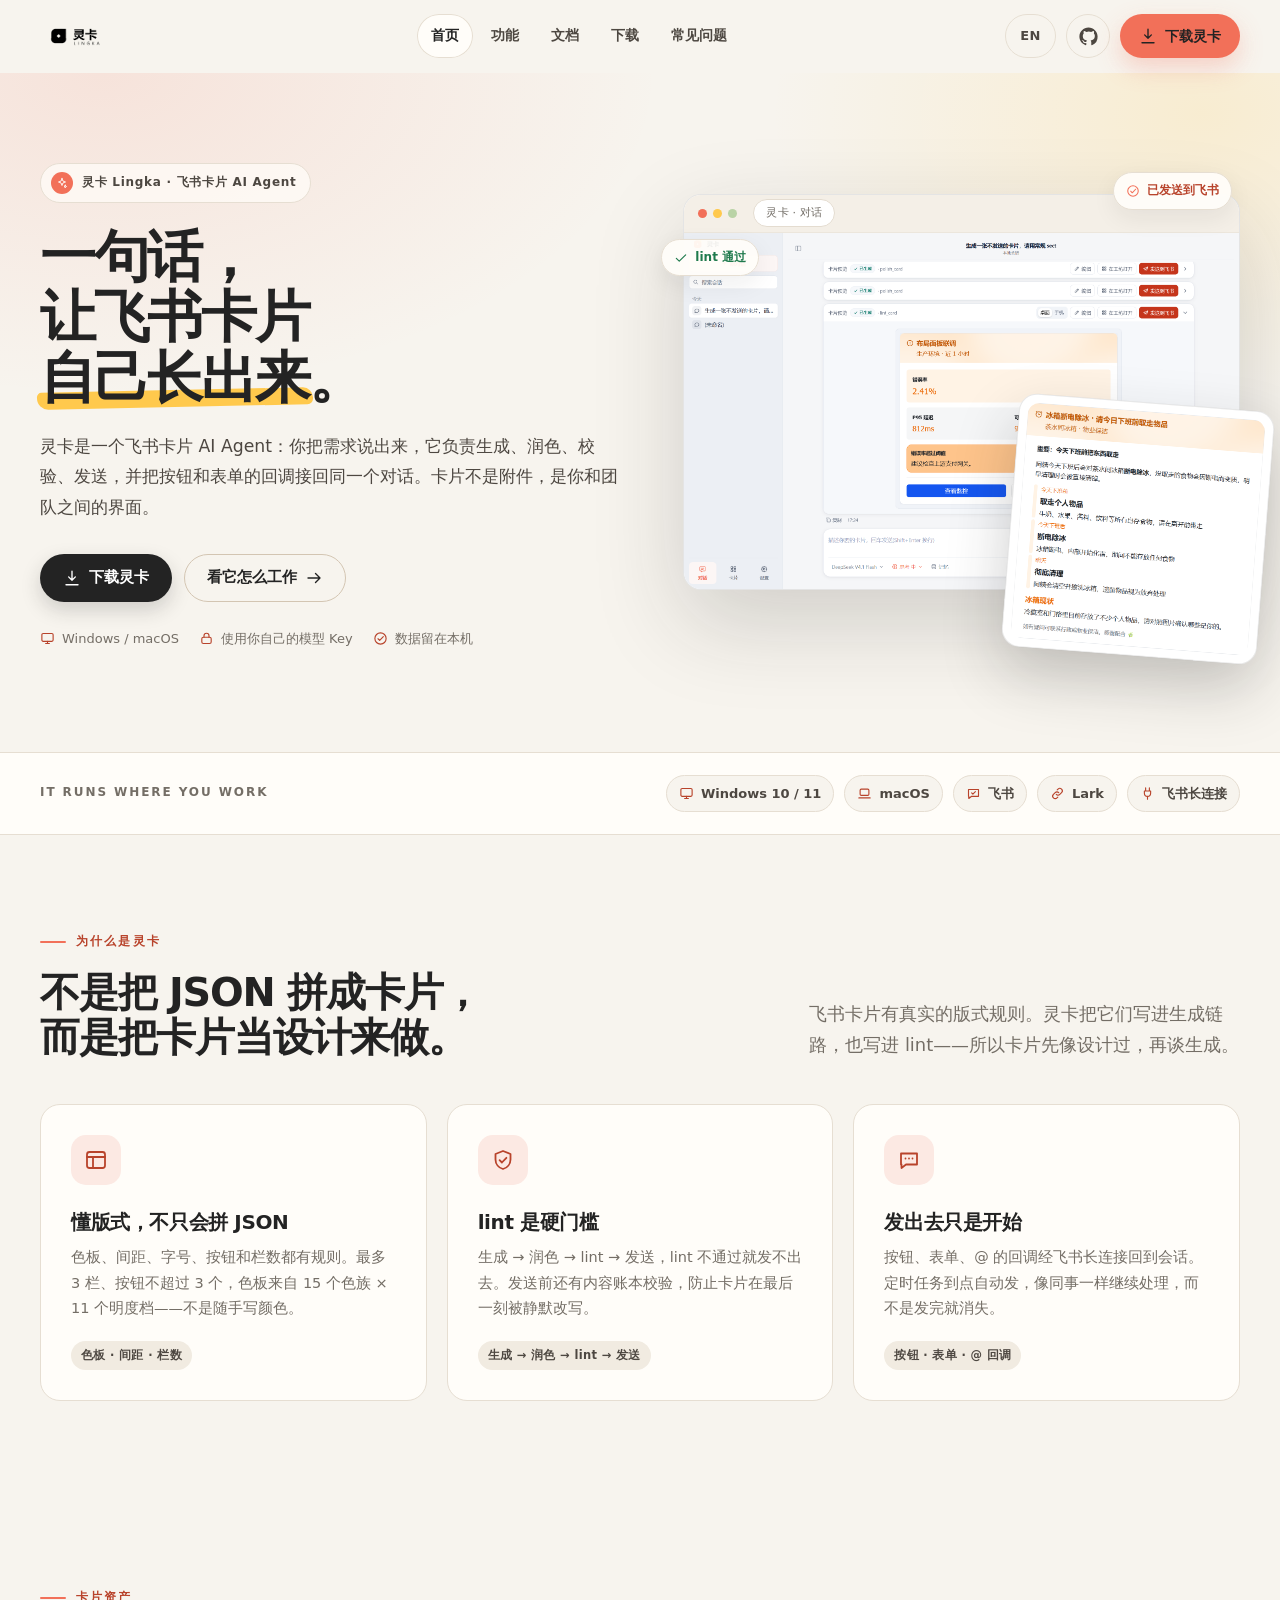
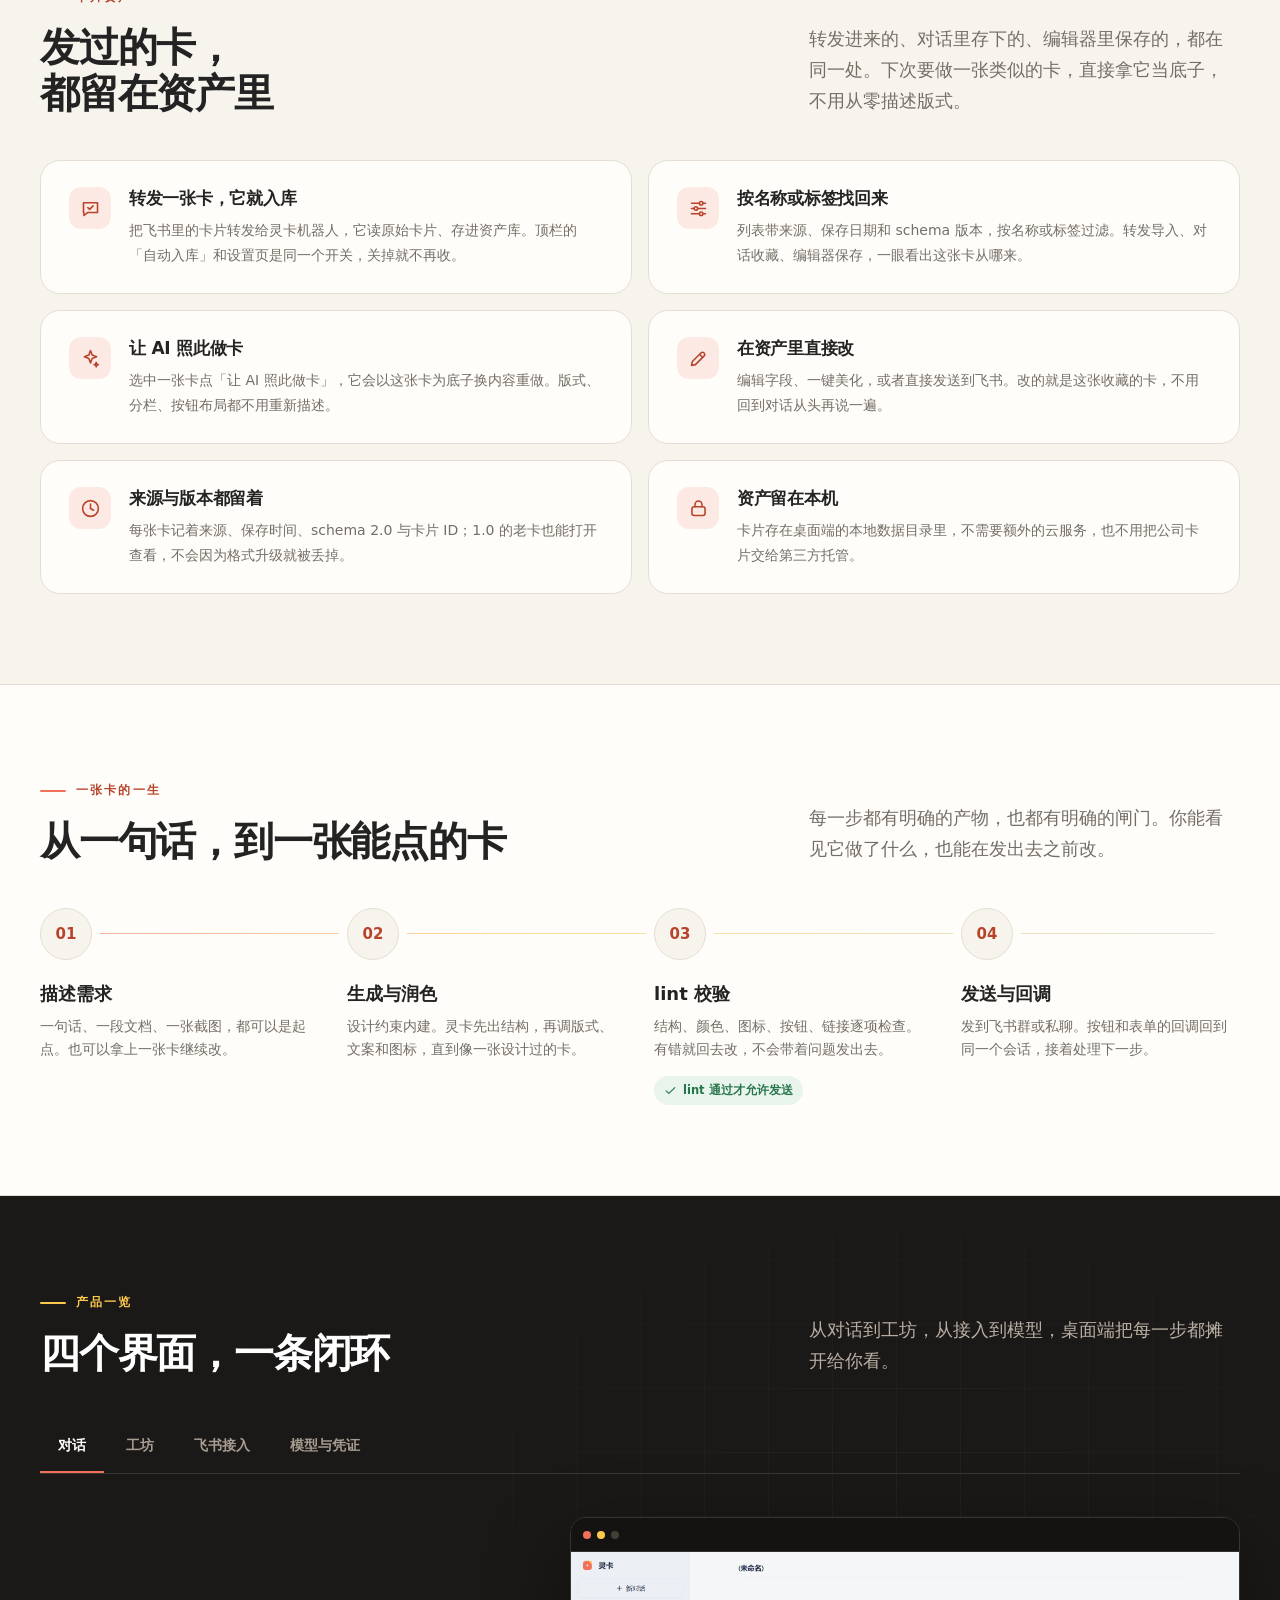
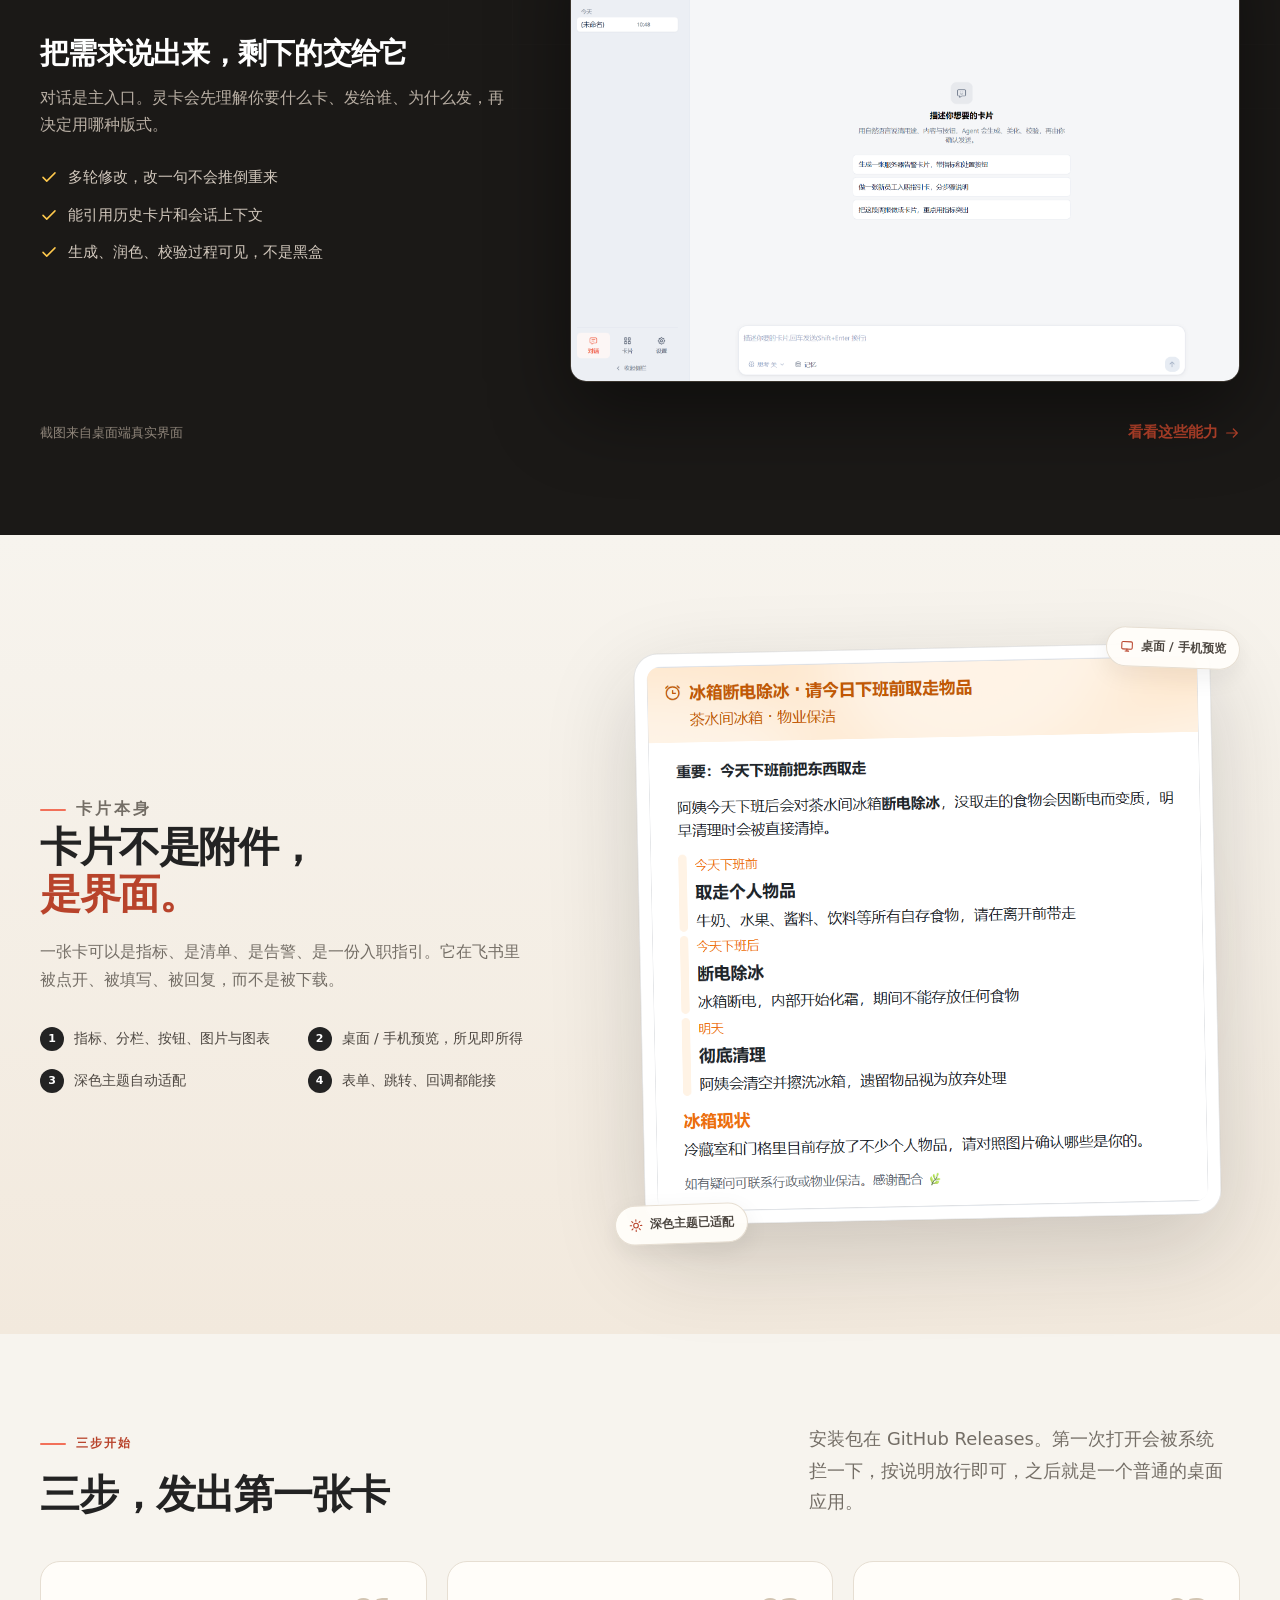
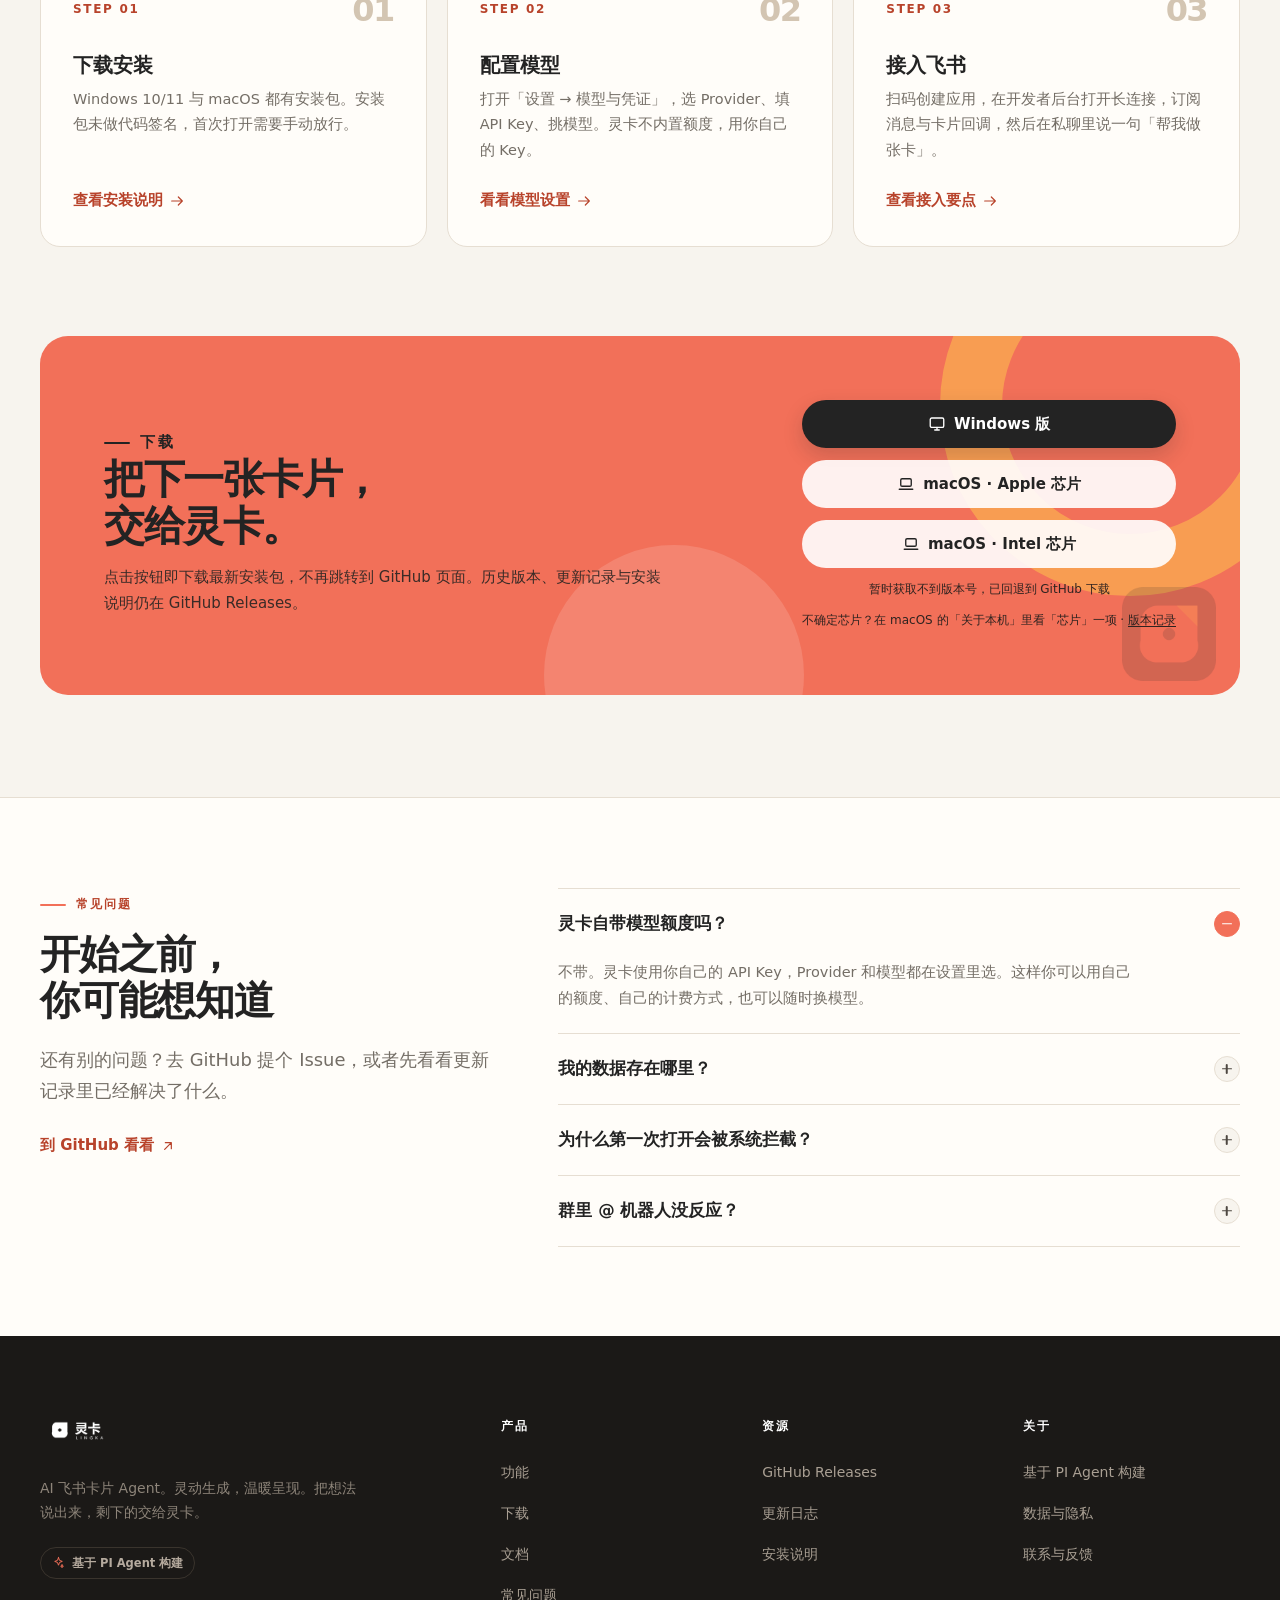
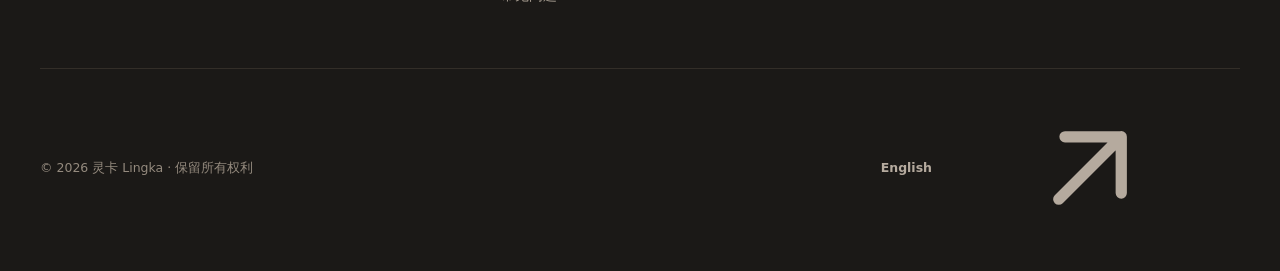
<file: index.html>
<!doctype html>
<html lang="zh-CN">
<head>
  <meta charset="utf-8">
  <meta name="viewport" content="width=device-width, initial-scale=1">
  <title>灵卡 Lingka · 一句话，让飞书卡片自己长出来</title>
  <meta name="description" content="灵卡是一个飞书卡片 AI Agent：把需求说出来，它负责生成、润色、校验、发送，并把按钮和表单的回调接回对话。Windows / macOS 桌面应用，使用你自己的模型 Key。">
  <meta name="theme-color" content="#f7f4ee">
  <meta property="og:type" content="website">
  <meta property="og:title" content="灵卡 Lingka · 一句话，让飞书卡片自己长出来">
  <meta property="og:description" content="AI 飞书卡片 Agent：生成、润色、lint 校验、发送，并把按钮和表单的回调接回对话。">
  <meta property="og:image" content="https://xiakeming97.github.io/lingka-releases/assets/brand/og-cover.png">
  <meta property="og:image:width" content="877">
  <meta property="og:image:height" content="420">
  <meta name="twitter:card" content="summary_large_image">
  <link rel="icon" href="assets/brand/favicon.ico" sizes="48x48">
  <link rel="icon" href="assets/brand/favicon.svg" type="image/svg+xml">
  <link rel="apple-touch-icon" href="assets/brand/apple-touch-icon.png">
  <link rel="manifest" href="assets/brand/site.webmanifest">
  <link rel="canonical" href="https://xiakeming97.github.io/lingka-releases/">
  <link rel="alternate" hreflang="zh-CN" href="https://xiakeming97.github.io/lingka-releases/">
  <link rel="alternate" hreflang="en" href="https://xiakeming97.github.io/lingka-releases/en/">
  <link rel="alternate" hreflang="x-default" href="https://xiakeming97.github.io/lingka-releases/">
  <link rel="stylesheet" href="assets/css/site.css">
  <script>document.documentElement.classList.add("js");</script>
  <script type="application/ld+json">
    {
      "@context": "https://schema.org",
      "@type": "SoftwareApplication",
      "name": "灵卡 Lingka",
      "applicationCategory": "BusinessApplication",
      "operatingSystem": "Windows, macOS",
      "description": "AI 飞书卡片 Agent：生成、润色、lint 校验、发送，并处理卡片回调。",
      "offers": { "@type": "Offer", "price": "0", "priceCurrency": "CNY" }
    }
  </script>
</head>
<body id="top">
  <a class="skip-link" href="#main">跳到正文</a>

  
  <header class="site-header" id="site-header">
    <div class="container header-inner">
      <a class="brand" href="index.html" aria-label="灵卡 Lingka 首页">
        <img src="assets/brand/lingka-lockup-black-1200.png" width="1200" height="341" alt="灵卡 Lingka">
      </a>

      <nav class="nav" aria-label="主导航">
        <a href="index.html" aria-current="page">首页</a>
        <a href="features.html">功能</a>
        <a href="docs.html">文档</a>
        <a href="download.html">下载</a>
        <a href="faq.html">常见问题</a>
      </nav>

      <div class="header-actions">
        <a class="lang" href="en/index.html" hreflang="en" lang="en" aria-label="Switch to English">EN</a>
        <a class="icon-btn" href="https://github.com/Xiakeming97/lingka-releases" target="_blank" rel="noopener" aria-label="在 GitHub 查看灵卡发布页">
          <svg aria-hidden="true"><use href="assets/sprite.svg#i-github"/></svg>
        </a>
        <a class="btn btn-coral btn-sm header-download" href="download.html">
          <svg aria-hidden="true"><use href="assets/sprite.svg#i-download"/></svg>
          下载灵卡
        </a>
        <button class="nav-toggle" type="button" aria-label="打开导航" aria-expanded="false" aria-controls="mobile-nav">
          <svg aria-hidden="true"><use href="assets/sprite.svg#i-menu"/></svg>
        </button>
      </div>
    </div>
  </header>

  <div class="mobile-nav" id="mobile-nav" aria-hidden="true">
    <button class="nav-close" type="button" aria-label="关闭导航">
      <svg aria-hidden="true"><use href="assets/sprite.svg#i-close"/></svg>
    </button>
    <a class="mobile-link" href="index.html" aria-current="page">首页 <svg aria-hidden="true"><use href="assets/sprite.svg#i-arrow-right"/></svg></a>
    <a class="mobile-link" href="features.html">功能 <svg aria-hidden="true"><use href="assets/sprite.svg#i-arrow-right"/></svg></a>
    <a class="mobile-link" href="docs.html">文档 <svg aria-hidden="true"><use href="assets/sprite.svg#i-arrow-right"/></svg></a>
    <a class="mobile-link" href="download.html">下载 <svg aria-hidden="true"><use href="assets/sprite.svg#i-arrow-right"/></svg></a>
    <a class="mobile-link" href="faq.html">常见问题 <svg aria-hidden="true"><use href="assets/sprite.svg#i-arrow-right"/></svg></a>
    <div class="mobile-foot">
      <a class="btn btn-coral" href="download.html">
        <svg aria-hidden="true"><use href="assets/sprite.svg#i-download"/></svg>
        下载灵卡
      </a>
      <a class="btn btn-outline" href="https://github.com/Xiakeming97/lingka-releases" target="_blank" rel="noopener">
        <svg aria-hidden="true"><use href="assets/sprite.svg#i-github"/></svg>
        GitHub Releases
      </a>
      <a class="mobile-lang" href="en/index.html" hreflang="en" lang="en">English</a>
    </div>
  </div>

  <main id="main">
    <!-- Hero -->
    <section class="hero" aria-labelledby="hero-title">
      <div class="container hero-grid">
        <div class="hero-copy">
          <p class="eyebrow">
            <span class="dot" aria-hidden="true"><svg><use href="assets/sprite.svg#i-spark"/></svg></span>
            灵卡 Lingka · 飞书卡片 AI Agent
          </p>
          <h1 id="hero-title">一句话，<br>让飞书卡片<br><span class="mark">自己长出来</span>。</h1>
          <p class="hero-lead">
            灵卡是一个飞书卡片 AI Agent：你把需求说出来，它负责生成、润色、校验、发送，并把按钮和表单的回调接回同一个对话。卡片不是附件，是你和团队之间的界面。
          </p>
          <div class="hero-actions">
            <a class="btn btn-ink" href="#download">
              <svg aria-hidden="true"><use href="assets/sprite.svg#i-download"/></svg>
              下载灵卡
            </a>
            <a class="btn btn-outline" href="#workflow">
              看它怎么工作
              <svg aria-hidden="true"><use href="assets/sprite.svg#i-arrow-right"/></svg>
            </a>
          </div>
          <ul class="hero-meta">
            <li><svg aria-hidden="true"><use href="assets/sprite.svg#i-monitor"/></svg>Windows / macOS</li>
            <li><svg aria-hidden="true"><use href="assets/sprite.svg#i-lock"/></svg>使用你自己的模型 Key</li>
            <li><svg aria-hidden="true"><use href="assets/sprite.svg#i-check-circle"/></svg>数据留在本机</li>
          </ul>
        </div>

        <div class="hero-visual">
          <span class="hero-chip chip-sent">
            <svg aria-hidden="true"><use href="assets/sprite.svg#i-check-circle"/></svg>
            已发送到飞书
          </span>
          <span class="hero-chip chip-lint">
            <svg aria-hidden="true"><use href="assets/sprite.svg#i-check"/></svg>
            lint 通过
          </span>
          <figure class="window" style="margin:0">
            <div class="window-bar" aria-hidden="true">
              <span class="dot"></span><span class="dot"></span><span class="dot"></span>
              <span class="window-url">灵卡 · 对话</span>
            </div>
            <img src="assets/screens/80-layout-card.png"
                 width="2019" height="1296"
                 alt="灵卡桌面端对话界面：用户用一句话描述，灵卡生成了一张排版完整的飞书卡片">
          </figure>
          <figure class="float-card" style="margin:0">
            <img src="assets/screens/card-after.png"
                 width="792" height="785"
                 alt="灵卡生成的一张物业通知卡片，包含标题、图标、正文和操作按钮">
          </figure>
        </div>
      </div>
    </section>

    <!-- 兼容性 -->
    <section class="compat" aria-label="支持的平台">
      <div class="container compat-inner">
        <span class="compat-label">It runs where you work</span>
        <ul class="compat-list">
          <li><svg aria-hidden="true"><use href="assets/sprite.svg#i-monitor"/></svg>Windows 10 / 11</li>
          <li><svg aria-hidden="true"><use href="assets/sprite.svg#i-laptop"/></svg>macOS</li>
          <li><svg aria-hidden="true"><use href="assets/sprite.svg#i-feishu"/></svg>飞书</li>
          <li><svg aria-hidden="true"><use href="assets/sprite.svg#i-link"/></svg>Lark</li>
          <li><svg aria-hidden="true"><use href="assets/sprite.svg#i-plug"/></svg>飞书长连接</li>
        </ul>
      </div>
    </section>

    <!-- 为什么 -->
    <section class="section why" id="features" aria-labelledby="why-title">
      <div class="container">
        <div class="section-head">
          <div>
            <p class="kicker">为什么是灵卡</p>
            <h2 class="section-title" id="why-title">不是把 JSON 拼成卡片，<br>而是把卡片当设计来做。</h2>
          </div>
          <p class="section-lead">飞书卡片有真实的版式规则。灵卡把它们写进生成链路，也写进 lint——所以卡片先像设计过，再谈生成。</p>
        </div>

        <div class="why-grid">
          <article class="feature-card" data-reveal>
            <div class="icon-tile" aria-hidden="true"><svg><use href="assets/sprite.svg#i-layout"/></svg></div>
            <h3>懂版式，不只会拼 JSON</h3>
            <p>色板、间距、字号、按钮和栏数都有规则。最多 3 栏、按钮不超过 3 个，色板来自 15 个色族 × 11 个明度档——不是随手写颜色。</p>
            <span class="mini-tag">色板 · 间距 · 栏数</span>
          </article>

          <article class="feature-card" data-reveal data-reveal-delay="1">
            <div class="icon-tile" aria-hidden="true"><svg><use href="assets/sprite.svg#i-shield"/></svg></div>
            <h3>lint 是硬门槛</h3>
            <p>生成 → 润色 → lint → 发送，lint 不通过就发不出去。发送前还有内容账本校验，防止卡片在最后一刻被静默改写。</p>
            <span class="mini-tag">生成 → 润色 → lint → 发送</span>
          </article>

          <article class="feature-card" data-reveal data-reveal-delay="2">
            <div class="icon-tile" aria-hidden="true"><svg><use href="assets/sprite.svg#i-message"/></svg></div>
            <h3>发出去只是开始</h3>
            <p>按钮、表单、@ 的回调经飞书长连接回到会话。定时任务到点自动发，像同事一样继续处理，而不是发完就消失。</p>
            <span class="mini-tag">按钮 · 表单 · @ 回调</span>
          </article>
        </div>
      </div>
    </section>

    <!-- 卡片资产 -->
    <section class="section" id="assets" aria-labelledby="assets-title">
      <div class="container">
        <div class="section-head">
          <div>
            <p class="kicker">卡片资产</p>
            <h2 class="section-title" id="assets-title">发过的卡，<br>都留在资产里</h2>
          </div>
          <p class="section-lead">转发进来的、对话里存下的、编辑器里保存的，都在同一处。下次要做一张类似的卡，直接拿它当底子，不用从零描述版式。</p>
        </div>

        <ul class="cap-grid">
          <li class="cap-item" data-reveal>
            <span class="cap-icon" aria-hidden="true"><svg><use href="assets/sprite.svg#i-feishu"/></svg></span>
            <div>
              <h3>转发一张卡，它就入库</h3>
              <p>把飞书里的卡片转发给灵卡机器人，它读原始卡片、存进资产库。顶栏的「自动入库」和设置页是同一个开关，关掉就不再收。</p>
            </div>
          </li>

          <li class="cap-item" data-reveal data-reveal-delay="1">
            <span class="cap-icon" aria-hidden="true"><svg><use href="assets/sprite.svg#i-sliders"/></svg></span>
            <div>
              <h3>按名称或标签找回来</h3>
              <p>列表带来源、保存日期和 schema 版本，按名称或标签过滤。转发导入、对话收藏、编辑器保存，一眼看出这张卡从哪来。</p>
            </div>
          </li>

          <li class="cap-item" data-reveal data-reveal-delay="2">
            <span class="cap-icon" aria-hidden="true"><svg><use href="assets/sprite.svg#i-spark"/></svg></span>
            <div>
              <h3>让 AI 照此做卡</h3>
              <p>选中一张卡点「让 AI 照此做卡」，它会以这张卡为底子换内容重做。版式、分栏、按钮布局都不用重新描述。</p>
            </div>
          </li>

          <li class="cap-item" data-reveal>
            <span class="cap-icon" aria-hidden="true"><svg><use href="assets/sprite.svg#i-pen"/></svg></span>
            <div>
              <h3>在资产里直接改</h3>
              <p>编辑字段、一键美化，或者直接发送到飞书。改的就是这张收藏的卡，不用回到对话从头再说一遍。</p>
            </div>
          </li>

          <li class="cap-item" data-reveal data-reveal-delay="1">
            <span class="cap-icon" aria-hidden="true"><svg><use href="assets/sprite.svg#i-clock"/></svg></span>
            <div>
              <h3>来源与版本都留着</h3>
              <p>每张卡记着来源、保存时间、schema 2.0 与卡片 ID；1.0 的老卡也能打开查看，不会因为格式升级就被丢掉。</p>
            </div>
          </li>

          <li class="cap-item" data-reveal data-reveal-delay="2">
            <span class="cap-icon" aria-hidden="true"><svg><use href="assets/sprite.svg#i-lock"/></svg></span>
            <div>
              <h3>资产留在本机</h3>
              <p>卡片存在桌面端的本地数据目录里，不需要额外的云服务，也不用把公司卡片交给第三方托管。</p>
            </div>
          </li>
        </ul>
      </div>
    </section>

    <!-- 工作方式 -->
    <section class="section workflow" id="workflow" aria-labelledby="workflow-title">
      <div class="container">
        <div class="section-head">
          <div>
            <p class="kicker">一张卡的一生</p>
            <h2 class="section-title" id="workflow-title">从一句话，到一张能点的卡</h2>
          </div>
          <p class="section-lead">每一步都有明确的产物，也都有明确的闸门。你能看见它做了什么，也能在发出去之前改。</p>
        </div>

        <ol class="steps">
          <li class="step" data-reveal>
            <span class="step-num">01</span>
            <div>
              <h3>描述需求</h3>
              <p>一句话、一段文档、一张截图，都可以是起点。也可以拿上一张卡继续改。</p>
            </div>
          </li>
          <li class="step" data-reveal data-reveal-delay="1">
            <span class="step-num">02</span>
            <div>
              <h3>生成与润色</h3>
              <p>设计约束内建。灵卡先出结构，再调版式、文案和图标，直到像一张设计过的卡。</p>
            </div>
          </li>
          <li class="step" data-reveal data-reveal-delay="2">
            <span class="step-num">03</span>
            <div>
              <h3>lint 校验</h3>
              <p>结构、颜色、图标、按钮、链接逐项检查。有错就回去改，不会带着问题发出去。</p>
              <span class="step-note"><svg aria-hidden="true"><use href="assets/sprite.svg#i-check"/></svg>lint 通过才允许发送</span>
            </div>
          </li>
          <li class="step" data-reveal data-reveal-delay="3">
            <span class="step-num">04</span>
            <div>
              <h3>发送与回调</h3>
              <p>发到飞书群或私聊。按钮和表单的回调回到同一个会话，接着处理下一步。</p>
            </div>
          </li>
        </ol>
      </div>
    </section>

    <!-- 产品一览 -->
    <section class="section tour" id="tour" aria-labelledby="tour-title">
      <div class="container">
        <div class="section-head">
          <div>
            <p class="kicker">产品一览</p>
            <h2 class="section-title" id="tour-title">四个界面，一条闭环</h2>
          </div>
          <p class="section-lead">从对话到工坊，从接入到模型，桌面端把每一步都摊开给你看。</p>
        </div>

        <div class="tour-tabs" role="tablist" aria-label="产品界面">
          <button class="tour-tab" id="tab-chat" role="tab" aria-selected="true" aria-controls="panel-chat" tabindex="0">对话</button>
          <button class="tour-tab" id="tab-studio" role="tab" aria-selected="false" aria-controls="panel-studio" tabindex="-1">工坊</button>
          <button class="tour-tab" id="tab-feishu" role="tab" aria-selected="false" aria-controls="panel-feishu" tabindex="-1">飞书接入</button>
          <button class="tour-tab" id="tab-model" role="tab" aria-selected="false" aria-controls="panel-model" tabindex="-1">模型与凭证</button>
        </div>

        <div class="tour-panel" id="panel-chat" role="tabpanel" aria-labelledby="tab-chat" tabindex="0">
          <div class="tour-copy">
            <h3>把需求说出来，剩下的交给它</h3>
            <p>对话是主入口。灵卡会先理解你要什么卡、发给谁、为什么发，再决定用哪种版式。</p>
            <ul class="tour-list">
              <li><svg aria-hidden="true"><use href="assets/sprite.svg#i-check"/></svg>多轮修改，改一句不会推倒重来</li>
              <li><svg aria-hidden="true"><use href="assets/sprite.svg#i-check"/></svg>能引用历史卡片和会话上下文</li>
              <li><svg aria-hidden="true"><use href="assets/sprite.svg#i-check"/></svg>生成、润色、校验过程可见，不是黑盒</li>
            </ul>
          </div>
          <figure class="tour-shot" style="margin:0">
            <div class="tour-shot-bar" aria-hidden="true"><i></i><i></i><i></i></div>
            <img src="assets/screens/01-chat.png" width="2019" height="1296" decoding="async"
                 alt="灵卡对话页：左侧会话列表，右侧是AI对话与卡片生成区域">
          </figure>
        </div>

        <div class="tour-panel" id="panel-studio" role="tabpanel" aria-labelledby="tab-studio" tabindex="0" hidden>
          <div class="tour-copy">
            <h3>结构、画布、字段，三栏同时改</h3>
            <p>工坊把一张卡拆开给你看。左边是结构树，中间是画布，右边是字段——改哪一处，另外两处跟着动。</p>
            <ul class="tour-list">
              <li><svg aria-hidden="true"><use href="assets/sprite.svg#i-check"/></svg>DSL / 标准 2.0 / RAW 三种视图</li>
              <li><svg aria-hidden="true"><use href="assets/sprite.svg#i-check"/></svg>纸面就地编辑，改完直接预览</li>
              <li><svg aria-hidden="true"><use href="assets/sprite.svg#i-check"/></svg>桌面和手机两种画布，所见即所得</li>
            </ul>
          </div>
          <figure class="tour-shot" style="margin:0">
            <div class="tour-shot-bar" aria-hidden="true"><i></i><i></i><i></i></div>
            <img src="assets/screens/128-studio-editor.png" width="2019" height="1296" decoding="async"
                 alt="灵卡卡片工坊：三栏布局，左侧结构树、中间卡片画布、右侧字段编辑器">
          </figure>
        </div>

        <div class="tour-panel" id="panel-feishu" role="tabpanel" aria-labelledby="tab-feishu" tabindex="0" hidden>
          <div class="tour-copy">
            <h3>扫码建应用，长连接把回调接回来</h3>
            <p>不用自己搭服务。扫码创建飞书应用，桌面端用长连接接收消息和卡片回调，断网重连也不用管公网地址。</p>
            <ul class="tour-list">
              <li><svg aria-hidden="true"><use href="assets/sprite.svg#i-check"/></svg>扫码创建应用，权限和事件一步步引导</li>
              <li><svg aria-hidden="true"><use href="assets/sprite.svg#i-check"/></svg>私聊、群聊、话题群，各按各的粒度进会话</li>
              <li><svg aria-hidden="true"><use href="assets/sprite.svg#i-check"/></svg>按钮和表单回调直接注入对话，接着处理</li>
            </ul>
          </div>
          <figure class="tour-shot" style="margin:0">
            <div class="tour-shot-bar" aria-hidden="true"><i></i><i></i><i></i></div>
            <img src="assets/screens/05-feishu.png" width="2019" height="1296" decoding="async"
                 alt="灵卡飞书接入设置页：应用凭证、长连接状态与回调绑定开关">
          </figure>
        </div>

        <div class="tour-panel" id="panel-model" role="tabpanel" aria-labelledby="tab-model" tabindex="0" hidden>
          <div class="tour-copy">
            <h3>你的 Key，你的模型，你的节奏</h3>
            <p>灵卡不绑定模型。选 Provider、填 Key、挑模型，想换就换；思考深度也可以按会话调。</p>
            <ul class="tour-list">
              <li><svg aria-hidden="true"><use href="assets/sprite.svg#i-check"/></svg>OpenAI 兼容、Anthropic、DeepSeek 等多家 Provider</li>
              <li><svg aria-hidden="true"><use href="assets/sprite.svg#i-check"/></svg>API Key 加密保存在本机，不上传</li>
              <li><svg aria-hidden="true"><use href="assets/sprite.svg#i-check"/></svg>不内置额度，用多少算多少</li>
            </ul>
          </div>
          <figure class="tour-shot" style="margin:0">
            <div class="tour-shot-bar" aria-hidden="true"><i></i><i></i><i></i></div>
            <img src="assets/screens/04-settings.png" width="2019" height="1296" decoding="async"
                 alt="灵卡设置页：模型 Provider、模型 id、API Key 与思考深度配置">
          </figure>
        </div>

        <div class="tour-foot">
          <span class="hint">截图来自桌面端真实界面</span>
          <a class="text-link" href="features.html">看看这些能力 <svg aria-hidden="true"><use href="assets/sprite.svg#i-arrow-right"/></svg></a>
        </div>
      </div>
    </section>

    <!-- 卡片展示 -->
    <section class="section showcase" id="showcase" aria-labelledby="showcase-title">
      <div class="container showcase-grid">
        <div class="showcase-copy">
          <p class="kicker">卡片本身</p>
          <h2 id="showcase-title">卡片不是附件，<br><em>是界面。</em></h2>
          <p>一张卡可以是指标、是清单、是告警、是一份入职指引。它在飞书里被点开、被填写、被回复，而不是被下载。</p>
          <ul class="showcase-list">
            <li><span class="num">1</span>指标、分栏、按钮、图片与图表</li>
            <li><span class="num">2</span>桌面 / 手机预览，所见即所得</li>
            <li><span class="num">3</span>深色主题自动适配</li>
            <li><span class="num">4</span>表单、跳转、回调都能接</li>
          </ul>
        </div>

        <div class="showcase-visual">
          <span class="showcase-note note-top"><svg aria-hidden="true"><use href="assets/sprite.svg#i-monitor"/></svg>桌面 / 手机预览</span>
          <figure class="showcase-card" style="margin:0">
            <img src="assets/screens/card-after.png" width="792" height="785" loading="lazy" decoding="async"
                 alt="一张完整的飞书卡片：图标标题、正文说明、指标分栏与底部操作按钮">
          </figure>
          <span class="showcase-note note-bottom"><svg aria-hidden="true"><use href="assets/sprite.svg#i-sun"/></svg>深色主题已适配</span>
        </div>
      </div>
    </section>

    <!-- 三步开始 -->
    <section class="section start" id="start" aria-labelledby="start-title">
      <div class="container">
        <div class="section-head">
          <div>
            <p class="kicker">三步开始</p>
            <h2 class="section-title" id="start-title">三步，发出第一张卡</h2>
          </div>
          <p class="section-lead">安装包在 GitHub Releases。第一次打开会被系统拦一下，按说明放行即可，之后就是一个普通的桌面应用。</p>
        </div>

        <div class="start-grid">
          <article class="start-card" data-reveal>
            <div class="step-label"><span>Step 01</span><span class="big-num">01</span></div>
            <h3>下载安装</h3>
            <p>Windows 10/11 与 macOS 都有安装包。安装包未做代码签名，首次打开需要手动放行。</p>
            <div class="card-action">
              <a class="text-link" href="download.html#install">查看安装说明 <svg aria-hidden="true"><use href="assets/sprite.svg#i-arrow-right"/></svg></a>
            </div>
          </article>

          <article class="start-card" data-reveal data-reveal-delay="1">
            <div class="step-label"><span>Step 02</span><span class="big-num">02</span></div>
            <h3>配置模型</h3>
            <p>打开「设置 → 模型与凭证」，选 Provider、填 API Key、挑模型。灵卡不内置额度，用你自己的 Key。</p>
            <div class="card-action">
              <a class="text-link" href="docs.html#model">看看模型设置 <svg aria-hidden="true"><use href="assets/sprite.svg#i-arrow-right"/></svg></a>
            </div>
          </article>

          <article class="start-card" data-reveal data-reveal-delay="2">
            <div class="step-label"><span>Step 03</span><span class="big-num">03</span></div>
            <h3>接入飞书</h3>
            <p>扫码创建应用，在开发者后台打开长连接，订阅消息与卡片回调，然后在私聊里说一句「帮我做张卡」。</p>
            <div class="card-action">
              <a class="text-link" href="docs.html#feishu">查看接入要点 <svg aria-hidden="true"><use href="assets/sprite.svg#i-arrow-right"/></svg></a>
            </div>
          </article>
        </div>
      </div>
    </section>

    <!-- 下载 -->
    <section class="download-wrap" id="download" aria-labelledby="download-title">
      <div class="container">
        <div class="download-band">
          <img class="download-mark" src="assets/brand/lingka-symbol-app-icon-512.png" width="512" height="512" alt="" aria-hidden="true">
          <div class="download-inner">
            <div>
              <p class="kicker">下载</p>
              <h2 id="download-title">把下一张卡片，<br>交给灵卡。</h2>
              <p>点击按钮即下载最新安装包，不再跳转到 GitHub 页面。历史版本、更新记录与安装说明仍在 GitHub Releases。</p>
            </div>
            <div class="download-actions">
              <a class="btn btn-ink" href="https://github.com/Xiakeming97/lingka-releases/releases/latest" target="_blank" rel="noopener" data-download="windows">
                <svg aria-hidden="true"><use href="assets/sprite.svg#i-monitor"/></svg>
                Windows 版
              </a>
              <a class="btn btn-light" href="https://github.com/Xiakeming97/lingka-releases/releases/latest" target="_blank" rel="noopener" data-download="mac-arm64">
                <svg aria-hidden="true"><use href="assets/sprite.svg#i-laptop"/></svg>
                macOS · Apple 芯片
              </a>
              <a class="btn btn-light" href="https://github.com/Xiakeming97/lingka-releases/releases/latest" target="_blank" rel="noopener" data-download="mac-x64">
                <svg aria-hidden="true"><use href="assets/sprite.svg#i-laptop"/></svg>
                macOS · Intel 芯片
              </a>
              <p class="download-status" data-download-status role="status" hidden></p>
              <p class="note">不确定芯片？在 macOS 的「关于本机」里看「芯片」一项 · <a href="https://github.com/Xiakeming97/lingka-releases" target="_blank" rel="noopener">版本记录</a></p>
            </div>
          </div>
        </div>
      </div>
    </section>

    <!-- FAQ -->
    <section class="section faq" id="faq" aria-labelledby="faq-title">
      <div class="container faq-grid">
        <div class="faq-intro">
          <p class="kicker">常见问题</p>
          <h2 class="section-title" id="faq-title">开始之前，<br>你可能想知道</h2>
          <p class="section-lead">还有别的问题？去 GitHub 提个 Issue，或者先看看更新记录里已经解决了什么。</p>
          <a class="text-link" href="https://github.com/Xiakeming97/lingka-releases" target="_blank" rel="noopener">
            到 GitHub 看看
            <svg aria-hidden="true"><use href="assets/sprite.svg#i-arrow-up-right"/></svg>
          </a>
        </div>

        <div class="faq-list">
          <details class="faq-item" open>
            <summary>灵卡自带模型额度吗？<span class="faq-plus" aria-hidden="true"></span></summary>
            <div class="faq-body">不带。灵卡使用你自己的 API Key，Provider 和模型都在设置里选。这样你可以用自己的额度、自己的计费方式，也可以随时换模型。</div>
          </details>
          <details class="faq-item">
            <summary>我的数据存在哪里？<span class="faq-plus" aria-hidden="true"></span></summary>
            <div class="faq-body">会话、设置、记忆和卡片资产都存在本机用户目录（Windows 的 <code>%APPDATA%</code>、macOS 的 <code>~/Library/Application Support</code>）。覆盖安装和升级不会清掉它们。调用模型时，卡片内容会发送给你选择的模型服务商。</div>
          </details>
          <details class="faq-item">
            <summary>为什么第一次打开会被系统拦截？<span class="faq-plus" aria-hidden="true"></span></summary>
            <div class="faq-body">安装包没有购买代码签名证书，也没有做 macOS 公证，所以 Windows SmartScreen 和 macOS Gatekeeper 会先拦一下。Windows 点「更多信息 → 仍要运行」；macOS 右键打开，或执行 <code>xattr -dr com.apple.quarantine /Applications/灵卡.app</code>。</div>
          </details>
          <details class="faq-item">
            <summary>群里 @ 机器人没反应？<span class="faq-plus" aria-hidden="true"></span></summary>
            <div class="faq-body">私聊能收不代表群 @ 能收，这是两个独立权限。到飞书开发者后台确认已订阅 <code>im.message.receive_v1</code>，并开通 <code>im:message.group_at_msg:readonly</code>；只开私聊权限时，群里 @ 是不会到灵卡这里的。</div>
          </details>
        </div>
      </div>
    </section>
  </main>

  <footer class="site-footer">
    <div class="container">
      <div class="footer-top">
        <div class="footer-brand">
          <img src="assets/brand/lingka-lockup-white-1200.png" width="1200" height="341" alt="灵卡 Lingka">
          <p>AI 飞书卡片 Agent。灵动生成，温暖呈现。把想法说出来，剩下的交给灵卡。</p>
          <span class="footer-badge"><svg aria-hidden="true"><use href="assets/sprite.svg#i-spark"/></svg>基于 PI Agent 构建</span>
        </div>

        <div class="footer-col">
          <h3>产品</h3>
          <a href="features.html">功能</a>
          <a href="download.html">下载</a>
          <a href="docs.html">文档</a>
          <a href="faq.html">常见问题</a>
        </div>

        <div class="footer-col">
          <h3>资源</h3>
          <a href="https://github.com/Xiakeming97/lingka-releases" target="_blank" rel="noopener">GitHub Releases</a>
          <a href="https://github.com/Xiakeming97/lingka-releases/releases/latest" target="_blank" rel="noopener">更新日志</a>
          <a href="download.html#install">安装说明</a>
        </div>

        <div class="footer-col">
          <h3>关于</h3>
          <a href="index.html#features">基于 PI Agent 构建</a>
          <a href="docs.html#data">数据与隐私</a>
          <a href="https://github.com/Xiakeming97/lingka-releases" target="_blank" rel="noopener">联系与反馈</a>
        </div>
      </div>

      <div class="footer-bottom">
        <span>© 2026 灵卡 Lingka · 保留所有权利</span>
        <a class="footer-lang" href="en/index.html" hreflang="en" lang="en">English <svg aria-hidden="true"><use href="assets/sprite.svg#i-arrow-up-right"/></svg></a>
      </div>
    </div>
  </footer>

  <script src="assets/js/site.js" defer></script>
</body>
</html>
</file>
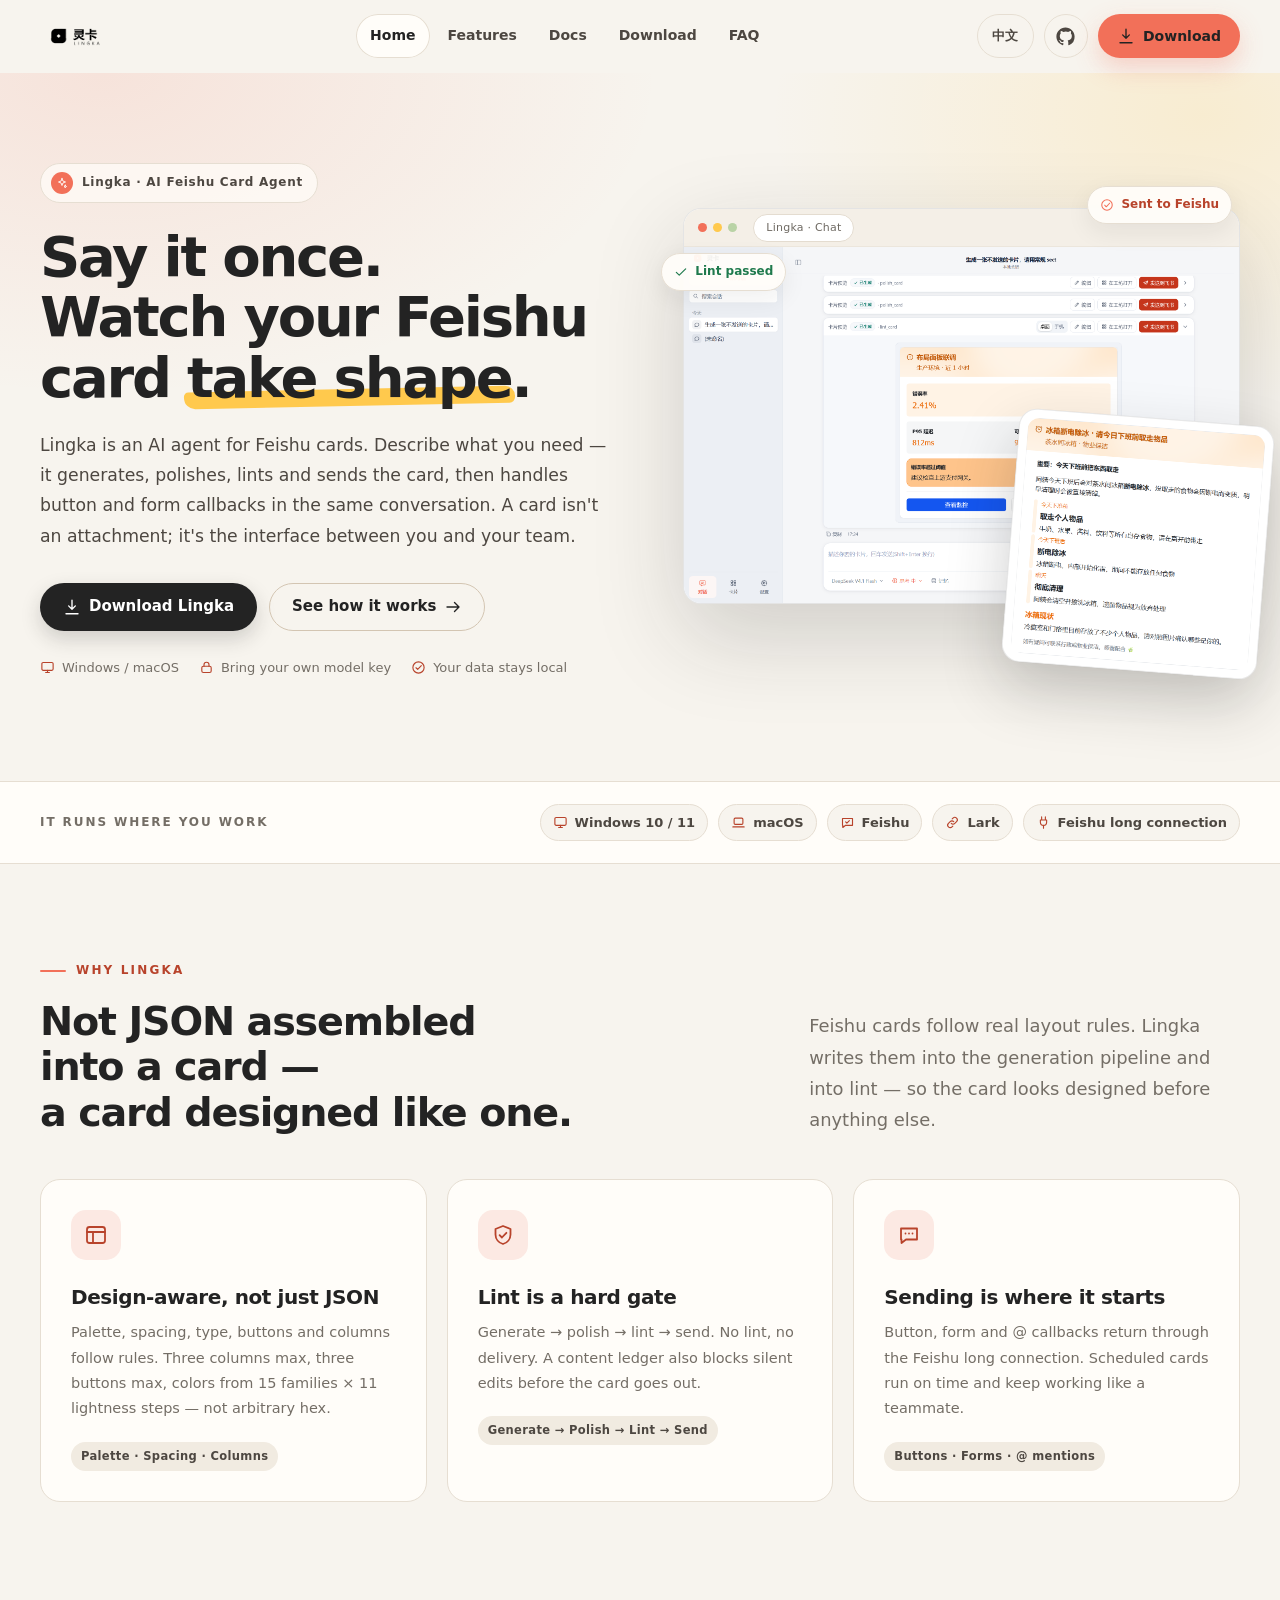
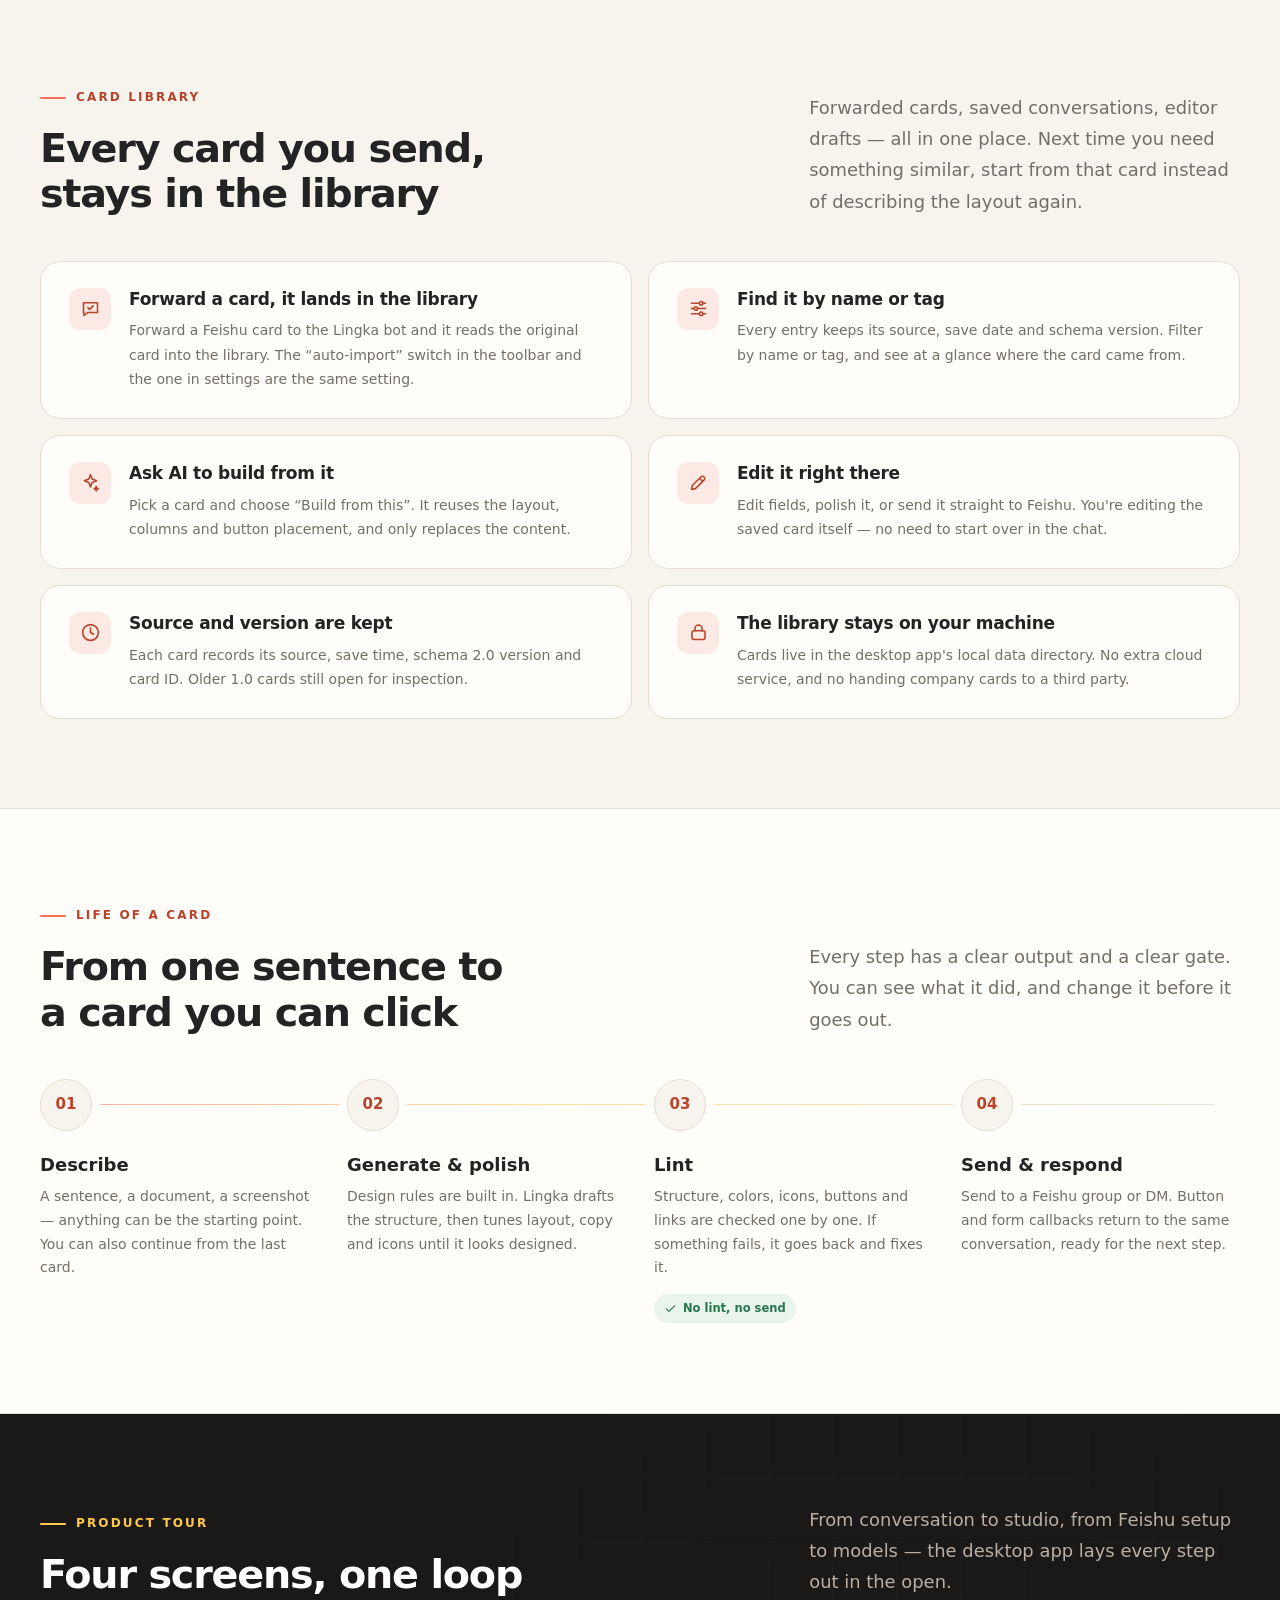
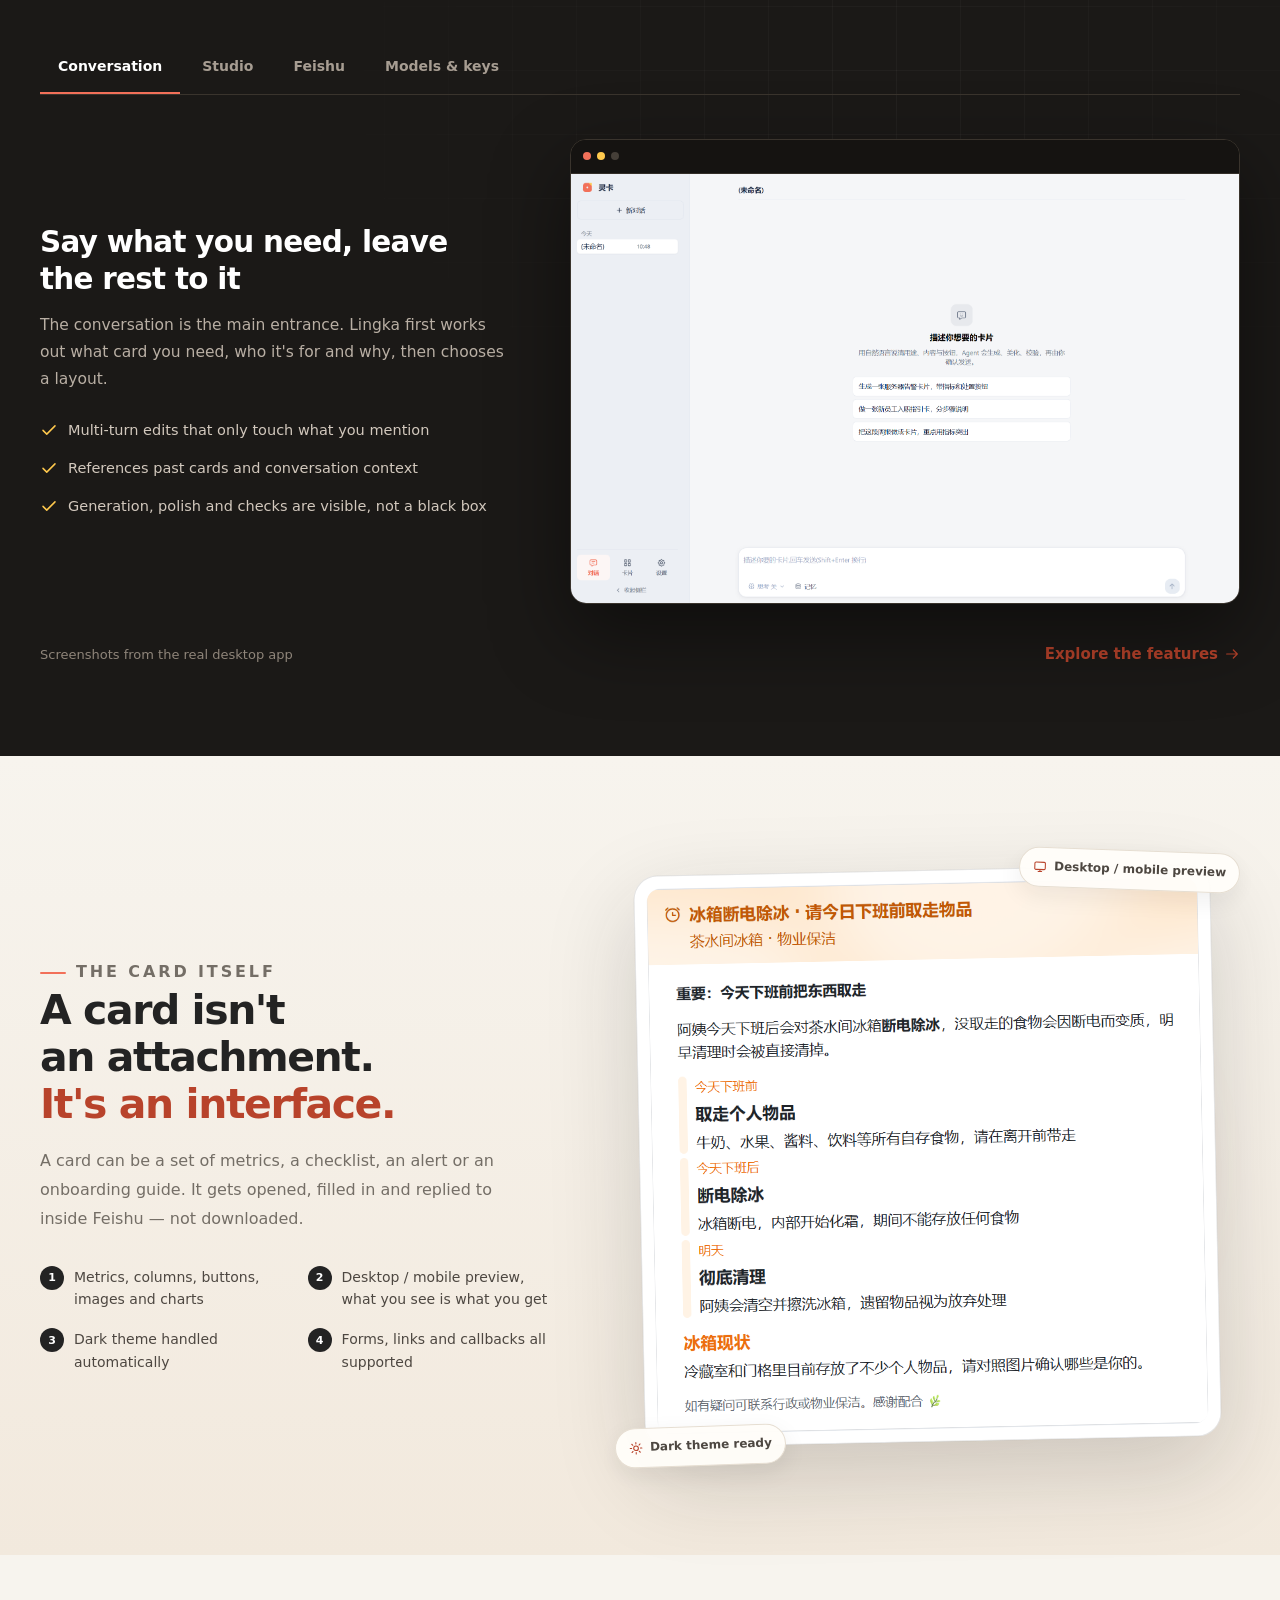
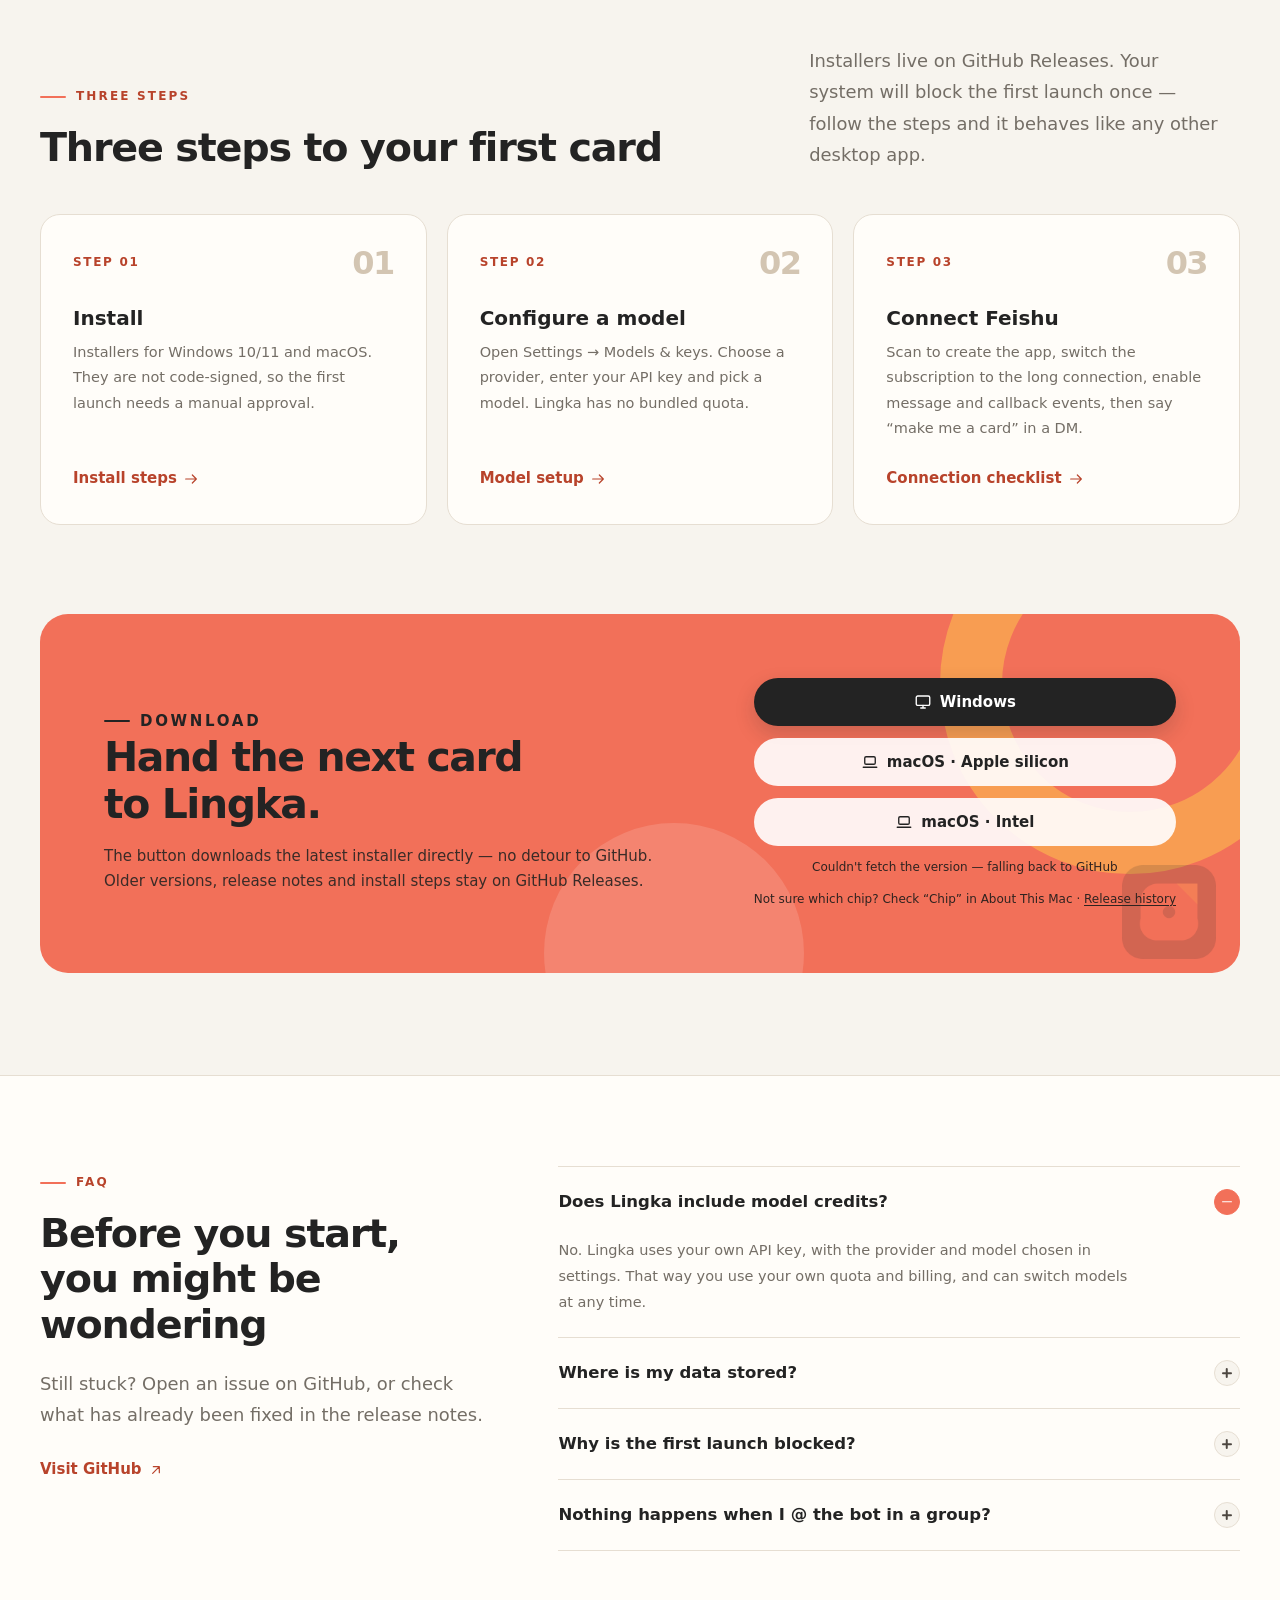
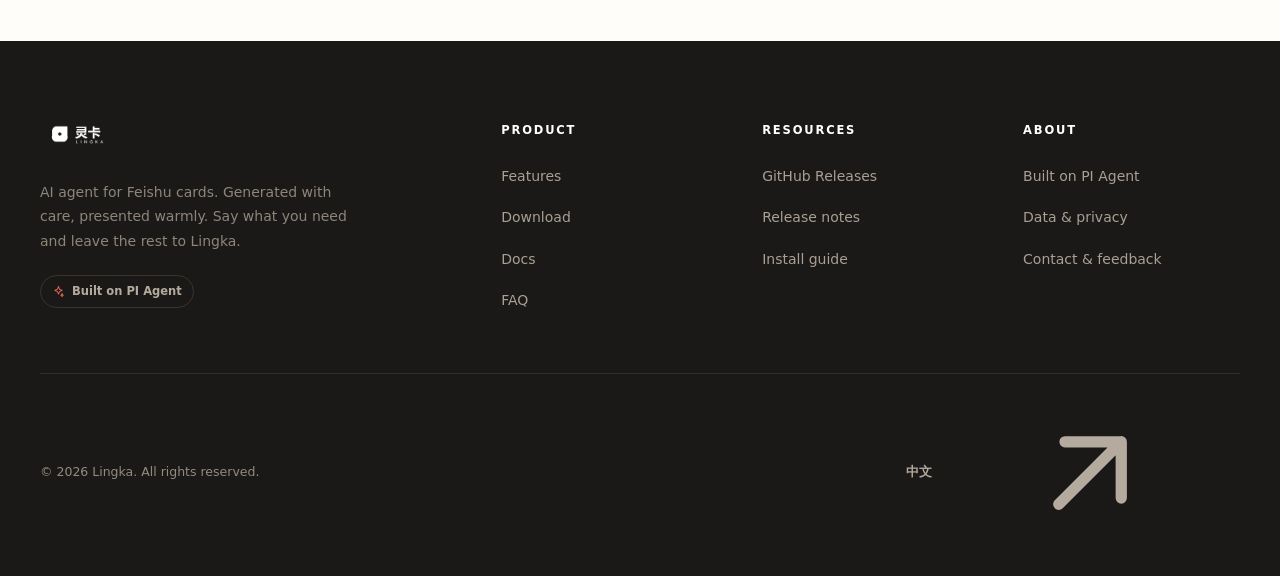
<file: en/index.html>
<!doctype html>
<html lang="en">
<head>
  <meta charset="utf-8">
  <meta name="viewport" content="width=device-width, initial-scale=1">
  <title>Lingka · Say it once. Watch your Feishu card take shape.</title>
  <meta name="description" content="Lingka is an AI agent for Feishu cards. Describe what you need — it generates, polishes, lints and sends the card, then handles button and form callbacks in the same conversation. Windows / macOS, bring your own model key.">
  <meta name="theme-color" content="#f7f4ee">
  <meta property="og:type" content="website">
  <meta property="og:title" content="Lingka · Say it once. Watch your Feishu card take shape.">
  <meta property="og:description" content="An AI agent for Feishu cards: generate, polish, lint, send, and handle callbacks in the same conversation.">
  <meta property="og:image" content="https://xiakeming97.github.io/lingka-releases/assets/brand/og-cover.png">
  <meta property="og:image:width" content="877">
  <meta property="og:image:height" content="420">
  <meta name="twitter:card" content="summary_large_image">
  <link rel="icon" href="../assets/brand/favicon.ico" sizes="48x48">
  <link rel="icon" href="../assets/brand/favicon.svg" type="image/svg+xml">
  <link rel="apple-touch-icon" href="../assets/brand/apple-touch-icon.png">
  <link rel="manifest" href="../assets/brand/site.webmanifest">
  <link rel="canonical" href="https://xiakeming97.github.io/lingka-releases/en/">
  <link rel="alternate" hreflang="zh-CN" href="https://xiakeming97.github.io/lingka-releases/">
  <link rel="alternate" hreflang="en" href="https://xiakeming97.github.io/lingka-releases/en/">
  <link rel="alternate" hreflang="x-default" href="https://xiakeming97.github.io/lingka-releases/">
  <link rel="stylesheet" href="../assets/css/site.css">
  <script>document.documentElement.classList.add("js");</script>
  <script type="application/ld+json">
    {
      "@context": "https://schema.org",
      "@type": "SoftwareApplication",
      "name": "Lingka",
      "applicationCategory": "BusinessApplication",
      "operatingSystem": "Windows, macOS",
      "description": "AI agent for Feishu cards: generate, polish, lint, send, and handle card callbacks.",
      "offers": { "@type": "Offer", "price": "0", "priceCurrency": "CNY" }
    }
  </script>
</head>
<body id="top">
  <a class="skip-link" href="#main">Skip to content</a>

  <header class="site-header" id="site-header">
    <div class="container header-inner">
      <a class="brand" href="index.html" aria-label="Lingka home">
        <img src="../assets/brand/lingka-lockup-black-1200.png" width="1200" height="341" alt="Lingka">
      </a>

      <nav class="nav" aria-label="Main">
        <a href="index.html" aria-current="page">Home</a>
        <a href="features.html">Features</a>
        <a href="docs.html">Docs</a>
        <a href="download.html">Download</a>
        <a href="faq.html">FAQ</a>
      </nav>

      <div class="header-actions">
        <a class="lang" href="../index.html" hreflang="zh-CN" lang="zh-CN" aria-label="切换到中文">中文</a>
        <a class="icon-btn" href="https://github.com/Xiakeming97/lingka-releases" target="_blank" rel="noopener" aria-label="Lingka releases on GitHub">
          <svg aria-hidden="true"><use href="../assets/sprite.svg#i-github"/></svg>
        </a>
        <a class="btn btn-coral btn-sm header-download" href="download.html">
          <svg aria-hidden="true"><use href="../assets/sprite.svg#i-download"/></svg>
          Download
        </a>
        <button class="nav-toggle" type="button" aria-label="Open menu" aria-expanded="false" aria-controls="mobile-nav">
          <svg aria-hidden="true"><use href="../assets/sprite.svg#i-menu"/></svg>
        </button>
      </div>
    </div>
  </header>

  <div class="mobile-nav" id="mobile-nav" aria-hidden="true">
    <button class="nav-close" type="button" aria-label="Close menu">
      <svg aria-hidden="true"><use href="../assets/sprite.svg#i-close"/></svg>
    </button>
    <a class="mobile-link" href="index.html" aria-current="page">Home <svg aria-hidden="true"><use href="../assets/sprite.svg#i-arrow-right"/></svg></a>
    <a class="mobile-link" href="features.html">Features <svg aria-hidden="true"><use href="../assets/sprite.svg#i-arrow-right"/></svg></a>
    <a class="mobile-link" href="docs.html">Docs <svg aria-hidden="true"><use href="../assets/sprite.svg#i-arrow-right"/></svg></a>
    <a class="mobile-link" href="download.html">Download <svg aria-hidden="true"><use href="../assets/sprite.svg#i-arrow-right"/></svg></a>
    <a class="mobile-link" href="faq.html">FAQ <svg aria-hidden="true"><use href="../assets/sprite.svg#i-arrow-right"/></svg></a>
    <div class="mobile-foot">
      <a class="btn btn-coral" href="download.html">
        <svg aria-hidden="true"><use href="../assets/sprite.svg#i-download"/></svg>
        Download Lingka
      </a>
      <a class="btn btn-outline" href="https://github.com/Xiakeming97/lingka-releases" target="_blank" rel="noopener">
        <svg aria-hidden="true"><use href="../assets/sprite.svg#i-github"/></svg>
        GitHub Releases
      </a>
      <a class="mobile-lang" href="../index.html" hreflang="zh-CN" lang="zh-CN">中文</a>
    </div>
  </div>

  <main id="main">
    <section class="hero" aria-labelledby="hero-title">
      <div class="container hero-grid">
        <div class="hero-copy">
          <p class="eyebrow">
            <span class="dot" aria-hidden="true"><svg><use href="../assets/sprite.svg#i-spark"/></svg></span>
            Lingka · AI Feishu Card Agent
          </p>
          <h1 id="hero-title">Say it once.<br>Watch your Feishu card <span class="mark">take shape</span>.</h1>
          <p class="hero-lead">
            Lingka is an AI agent for Feishu cards. Describe what you need — it generates, polishes, lints and sends the card, then handles button and form callbacks in the same conversation. A card isn't an attachment; it's the interface between you and your team.
          </p>
          <div class="hero-actions">
            <a class="btn btn-ink" href="download.html">
              <svg aria-hidden="true"><use href="../assets/sprite.svg#i-download"/></svg>
              Download Lingka
            </a>
            <a class="btn btn-outline" href="#workflow">
              See how it works
              <svg aria-hidden="true"><use href="../assets/sprite.svg#i-arrow-right"/></svg>
            </a>
          </div>
          <ul class="hero-meta">
            <li><svg aria-hidden="true"><use href="../assets/sprite.svg#i-monitor"/></svg>Windows / macOS</li>
            <li><svg aria-hidden="true"><use href="../assets/sprite.svg#i-lock"/></svg>Bring your own model key</li>
            <li><svg aria-hidden="true"><use href="../assets/sprite.svg#i-check-circle"/></svg>Your data stays local</li>
          </ul>
        </div>

        <div class="hero-visual">
          <span class="hero-chip chip-sent">
            <svg aria-hidden="true"><use href="../assets/sprite.svg#i-check-circle"/></svg>
            Sent to Feishu
          </span>
          <span class="hero-chip chip-lint">
            <svg aria-hidden="true"><use href="../assets/sprite.svg#i-check"/></svg>
            Lint passed
          </span>
          <figure class="window" style="margin:0">
            <div class="window-bar" aria-hidden="true">
              <span class="dot"></span><span class="dot"></span><span class="dot"></span>
              <span class="window-url">Lingka · Chat</span>
            </div>
            <img src="../assets/screens/80-layout-card.png"
                 width="2019" height="1296"
                 alt="Lingka desktop chat: a one-line request produces a fully laid out Feishu card">
          </figure>
          <figure class="float-card" style="margin:0">
            <img src="../assets/screens/card-after.png"
                 width="792" height="785"
                 alt="A property notice card generated by Lingka, with title, icon, body and action buttons">
          </figure>
        </div>
      </div>
    </section>

    <section class="compat" aria-label="Supported platforms">
      <div class="container compat-inner">
        <span class="compat-label">It runs where you work</span>
        <ul class="compat-list">
          <li><svg aria-hidden="true"><use href="../assets/sprite.svg#i-monitor"/></svg>Windows 10 / 11</li>
          <li><svg aria-hidden="true"><use href="../assets/sprite.svg#i-laptop"/></svg>macOS</li>
          <li><svg aria-hidden="true"><use href="../assets/sprite.svg#i-feishu"/></svg>Feishu</li>
          <li><svg aria-hidden="true"><use href="../assets/sprite.svg#i-link"/></svg>Lark</li>
          <li><svg aria-hidden="true"><use href="../assets/sprite.svg#i-plug"/></svg>Feishu long connection</li>
        </ul>
      </div>
    </section>

    <section class="section why" id="features" aria-labelledby="why-title">
      <div class="container">
        <div class="section-head">
          <div>
            <p class="kicker">Why Lingka</p>
            <h2 class="section-title" id="why-title">Not JSON assembled into a card —<br>a card designed like one.</h2>
          </div>
          <p class="section-lead">Feishu cards follow real layout rules. Lingka writes them into the generation pipeline and into lint — so the card looks designed before anything else.</p>
        </div>

        <div class="why-grid">
          <article class="feature-card" data-reveal>
            <div class="icon-tile" aria-hidden="true"><svg><use href="../assets/sprite.svg#i-layout"/></svg></div>
            <h3>Design-aware, not just JSON</h3>
            <p>Palette, spacing, type, buttons and columns follow rules. Three columns max, three buttons max, colors from 15 families × 11 lightness steps — not arbitrary hex.</p>
            <span class="mini-tag">Palette · Spacing · Columns</span>
          </article>

          <article class="feature-card" data-reveal data-reveal-delay="1">
            <div class="icon-tile" aria-hidden="true"><svg><use href="../assets/sprite.svg#i-shield"/></svg></div>
            <h3>Lint is a hard gate</h3>
            <p>Generate → polish → lint → send. No lint, no delivery. A content ledger also blocks silent edits before the card goes out.</p>
            <span class="mini-tag">Generate → Polish → Lint → Send</span>
          </article>

          <article class="feature-card" data-reveal data-reveal-delay="2">
            <div class="icon-tile" aria-hidden="true"><svg><use href="../assets/sprite.svg#i-message"/></svg></div>
            <h3>Sending is where it starts</h3>
            <p>Button, form and @ callbacks return through the Feishu long connection. Scheduled cards run on time and keep working like a teammate.</p>
            <span class="mini-tag">Buttons · Forms · @ mentions</span>
          </article>
        </div>
      </div>
    </section>

    <section class="section" id="assets" aria-labelledby="assets-title">
      <div class="container">
        <div class="section-head">
          <div>
            <p class="kicker">Card library</p>
            <h2 class="section-title" id="assets-title">Every card you send,<br>stays in the library</h2>
          </div>
          <p class="section-lead">Forwarded cards, saved conversations, editor drafts — all in one place. Next time you need something similar, start from that card instead of describing the layout again.</p>
        </div>

        <ul class="cap-grid">
          <li class="cap-item" data-reveal>
            <span class="cap-icon" aria-hidden="true"><svg><use href="../assets/sprite.svg#i-feishu"/></svg></span>
            <div>
              <h3>Forward a card, it lands in the library</h3>
              <p>Forward a Feishu card to the Lingka bot and it reads the original card into the library. The “auto-import” switch in the toolbar and the one in settings are the same setting.</p>
            </div>
          </li>

          <li class="cap-item" data-reveal data-reveal-delay="1">
            <span class="cap-icon" aria-hidden="true"><svg><use href="../assets/sprite.svg#i-sliders"/></svg></span>
            <div>
              <h3>Find it by name or tag</h3>
              <p>Every entry keeps its source, save date and schema version. Filter by name or tag, and see at a glance where the card came from.</p>
            </div>
          </li>

          <li class="cap-item" data-reveal data-reveal-delay="2">
            <span class="cap-icon" aria-hidden="true"><svg><use href="../assets/sprite.svg#i-spark"/></svg></span>
            <div>
              <h3>Ask AI to build from it</h3>
              <p>Pick a card and choose “Build from this”. It reuses the layout, columns and button placement, and only replaces the content.</p>
            </div>
          </li>

          <li class="cap-item" data-reveal>
            <span class="cap-icon" aria-hidden="true"><svg><use href="../assets/sprite.svg#i-pen"/></svg></span>
            <div>
              <h3>Edit it right there</h3>
              <p>Edit fields, polish it, or send it straight to Feishu. You're editing the saved card itself — no need to start over in the chat.</p>
            </div>
          </li>

          <li class="cap-item" data-reveal data-reveal-delay="1">
            <span class="cap-icon" aria-hidden="true"><svg><use href="../assets/sprite.svg#i-clock"/></svg></span>
            <div>
              <h3>Source and version are kept</h3>
              <p>Each card records its source, save time, schema 2.0 version and card ID. Older 1.0 cards still open for inspection.</p>
            </div>
          </li>

          <li class="cap-item" data-reveal data-reveal-delay="2">
            <span class="cap-icon" aria-hidden="true"><svg><use href="../assets/sprite.svg#i-lock"/></svg></span>
            <div>
              <h3>The library stays on your machine</h3>
              <p>Cards live in the desktop app's local data directory. No extra cloud service, and no handing company cards to a third party.</p>
            </div>
          </li>
        </ul>
      </div>
    </section>

    <section class="section workflow" id="workflow" aria-labelledby="workflow-title">
      <div class="container">
        <div class="section-head">
          <div>
            <p class="kicker">Life of a card</p>
            <h2 class="section-title" id="workflow-title">From one sentence to a card you can click</h2>
          </div>
          <p class="section-lead">Every step has a clear output and a clear gate. You can see what it did, and change it before it goes out.</p>
        </div>

        <ol class="steps">
          <li class="step" data-reveal>
            <span class="step-num">01</span>
            <div>
              <h3>Describe</h3>
              <p>A sentence, a document, a screenshot — anything can be the starting point. You can also continue from the last card.</p>
            </div>
          </li>
          <li class="step" data-reveal data-reveal-delay="1">
            <span class="step-num">02</span>
            <div>
              <h3>Generate &amp; polish</h3>
              <p>Design rules are built in. Lingka drafts the structure, then tunes layout, copy and icons until it looks designed.</p>
            </div>
          </li>
          <li class="step" data-reveal data-reveal-delay="2">
            <span class="step-num">03</span>
            <div>
              <h3>Lint</h3>
              <p>Structure, colors, icons, buttons and links are checked one by one. If something fails, it goes back and fixes it.</p>
              <span class="step-note"><svg aria-hidden="true"><use href="../assets/sprite.svg#i-check"/></svg>No lint, no send</span>
            </div>
          </li>
          <li class="step" data-reveal data-reveal-delay="3">
            <span class="step-num">04</span>
            <div>
              <h3>Send &amp; respond</h3>
              <p>Send to a Feishu group or DM. Button and form callbacks return to the same conversation, ready for the next step.</p>
            </div>
          </li>
        </ol>
      </div>
    </section>

    <section class="section tour" id="tour" aria-labelledby="tour-title">
      <div class="container">
        <div class="section-head">
          <div>
            <p class="kicker">Product tour</p>
            <h2 class="section-title" id="tour-title">Four screens, one loop</h2>
          </div>
          <p class="section-lead">From conversation to studio, from Feishu setup to models — the desktop app lays every step out in the open.</p>
        </div>

        <div class="tour-tabs" role="tablist" aria-label="Product screens">
          <button class="tour-tab" id="tab-chat" role="tab" aria-selected="true" aria-controls="panel-chat" tabindex="0">Conversation</button>
          <button class="tour-tab" id="tab-studio" role="tab" aria-selected="false" aria-controls="panel-studio" tabindex="-1">Studio</button>
          <button class="tour-tab" id="tab-feishu" role="tab" aria-selected="false" aria-controls="panel-feishu" tabindex="-1">Feishu</button>
          <button class="tour-tab" id="tab-model" role="tab" aria-selected="false" aria-controls="panel-model" tabindex="-1">Models &amp; keys</button>
        </div>

        <div class="tour-panel" id="panel-chat" role="tabpanel" aria-labelledby="tab-chat" tabindex="0">
          <div class="tour-copy">
            <h3>Say what you need, leave the rest to it</h3>
            <p>The conversation is the main entrance. Lingka first works out what card you need, who it's for and why, then chooses a layout.</p>
            <ul class="tour-list">
              <li><svg aria-hidden="true"><use href="../assets/sprite.svg#i-check"/></svg>Multi-turn edits that only touch what you mention</li>
              <li><svg aria-hidden="true"><use href="../assets/sprite.svg#i-check"/></svg>References past cards and conversation context</li>
              <li><svg aria-hidden="true"><use href="../assets/sprite.svg#i-check"/></svg>Generation, polish and checks are visible, not a black box</li>
            </ul>
          </div>
          <figure class="tour-shot" style="margin:0">
            <div class="tour-shot-bar" aria-hidden="true"><i></i><i></i><i></i></div>
            <img src="../assets/screens/01-chat.png" width="2019" height="1296" decoding="async"
                 alt="Lingka chat screen: session list on the left, AI conversation and card generation on the right">
          </figure>
        </div>

        <div class="tour-panel" id="panel-studio" role="tabpanel" aria-labelledby="tab-studio" tabindex="0" hidden>
          <div class="tour-copy">
            <h3>Tree, canvas and fields — all at once</h3>
            <p>The studio takes a card apart. Structure tree on the left, canvas in the middle, fields on the right. Change one and the other two follow.</p>
            <ul class="tour-list">
              <li><svg aria-hidden="true"><use href="../assets/sprite.svg#i-check"/></svg>Three views: DSL, standard 2.0 and RAW</li>
              <li><svg aria-hidden="true"><use href="../assets/sprite.svg#i-check"/></svg>Edit on the page, preview immediately</li>
              <li><svg aria-hidden="true"><use href="../assets/sprite.svg#i-check"/></svg>Desktop and mobile canvases, what you see is what you get</li>
            </ul>
          </div>
          <figure class="tour-shot" style="margin:0">
            <div class="tour-shot-bar" aria-hidden="true"><i></i><i></i><i></i></div>
            <img src="../assets/screens/128-studio-editor.png" width="2019" height="1296" decoding="async"
                 alt="Lingka card studio: three columns with structure tree, card canvas and field editor">
          </figure>
        </div>

        <div class="tour-panel" id="panel-feishu" role="tabpanel" aria-labelledby="tab-feishu" tabindex="0" hidden>
          <div class="tour-copy">
            <h3>Scan to create an app, callbacks come back over the long connection</h3>
            <p>No server to run. Scan a QR code to create the Feishu app; the desktop app receives messages and card callbacks over a long connection. No public address to maintain.</p>
            <ul class="tour-list">
              <li><svg aria-hidden="true"><use href="../assets/sprite.svg#i-check"/></svg>Guided app creation with permissions and events</li>
              <li><svg aria-hidden="true"><use href="../assets/sprite.svg#i-check"/></svg>DMs, groups and topic groups each get their own session scope</li>
              <li><svg aria-hidden="true"><use href="../assets/sprite.svg#i-check"/></svg>Button and form callbacks are injected into the conversation</li>
            </ul>
          </div>
          <figure class="tour-shot" style="margin:0">
            <div class="tour-shot-bar" aria-hidden="true"><i></i><i></i><i></i></div>
            <img src="../assets/screens/05-feishu.png" width="2019" height="1296" decoding="async"
                 alt="Lingka Feishu setup screen: app credentials, long-connection status and callback binding">
          </figure>
        </div>

        <div class="tour-panel" id="panel-model" role="tabpanel" aria-labelledby="tab-model" tabindex="0" hidden>
          <div class="tour-copy">
            <h3>Your key, your model, your pace</h3>
            <p>Lingka doesn't lock you to a model. Pick a provider, enter a key, choose a model — change it whenever you like. Reasoning depth can be adjusted per session.</p>
            <ul class="tour-list">
              <li><svg aria-hidden="true"><use href="../assets/sprite.svg#i-check"/></svg>OpenAI-compatible, Anthropic, DeepSeek and more</li>
              <li><svg aria-hidden="true"><use href="../assets/sprite.svg#i-check"/></svg>API keys are encrypted on your machine, never uploaded</li>
              <li><svg aria-hidden="true"><use href="../assets/sprite.svg#i-check"/></svg>No bundled quota — you pay for what you use</li>
            </ul>
          </div>
          <figure class="tour-shot" style="margin:0">
            <div class="tour-shot-bar" aria-hidden="true"><i></i><i></i><i></i></div>
            <img src="../assets/screens/04-settings.png" width="2019" height="1296" decoding="async"
                 alt="Lingka settings: provider, model id, API key and reasoning depth">
          </figure>
        </div>

        <div class="tour-foot">
          <span class="hint">Screenshots from the real desktop app</span>
          <a class="text-link" href="features.html">Explore the features <svg aria-hidden="true"><use href="../assets/sprite.svg#i-arrow-right"/></svg></a>
        </div>
      </div>
    </section>

    <section class="section showcase" id="showcase" aria-labelledby="showcase-title">
      <div class="container showcase-grid">
        <div class="showcase-copy">
          <p class="kicker">The card itself</p>
          <h2 id="showcase-title">A card isn't an attachment.<br><em>It's an interface.</em></h2>
          <p>A card can be a set of metrics, a checklist, an alert or an onboarding guide. It gets opened, filled in and replied to inside Feishu — not downloaded.</p>
          <ul class="showcase-list">
            <li><span class="num">1</span>Metrics, columns, buttons, images and charts</li>
            <li><span class="num">2</span>Desktop / mobile preview, what you see is what you get</li>
            <li><span class="num">3</span>Dark theme handled automatically</li>
            <li><span class="num">4</span>Forms, links and callbacks all supported</li>
          </ul>
        </div>

        <div class="showcase-visual">
          <span class="showcase-note note-top"><svg aria-hidden="true"><use href="../assets/sprite.svg#i-monitor"/></svg>Desktop / mobile preview</span>
          <figure class="showcase-card" style="margin:0">
            <img src="../assets/screens/card-after.png" width="792" height="785" loading="lazy" decoding="async"
                 alt="A complete Feishu card: icon title, body copy, metric columns and action buttons">
          </figure>
          <span class="showcase-note note-bottom"><svg aria-hidden="true"><use href="../assets/sprite.svg#i-sun"/></svg>Dark theme ready</span>
        </div>
      </div>
    </section>

    <section class="section start" id="start" aria-labelledby="start-title">
      <div class="container">
        <div class="section-head">
          <div>
            <p class="kicker">Three steps</p>
            <h2 class="section-title" id="start-title">Three steps to your first card</h2>
          </div>
          <p class="section-lead">Installers live on GitHub Releases. Your system will block the first launch once — follow the steps and it behaves like any other desktop app.</p>
        </div>

        <div class="start-grid">
          <article class="start-card" data-reveal>
            <div class="step-label"><span>Step 01</span><span class="big-num">01</span></div>
            <h3>Install</h3>
            <p>Installers for Windows 10/11 and macOS. They are not code-signed, so the first launch needs a manual approval.</p>
            <div class="card-action">
              <a class="text-link" href="download.html#install">Install steps <svg aria-hidden="true"><use href="../assets/sprite.svg#i-arrow-right"/></svg></a>
            </div>
          </article>

          <article class="start-card" data-reveal data-reveal-delay="1">
            <div class="step-label"><span>Step 02</span><span class="big-num">02</span></div>
            <h3>Configure a model</h3>
            <p>Open Settings → Models &amp; keys. Choose a provider, enter your API key and pick a model. Lingka has no bundled quota.</p>
            <div class="card-action">
              <a class="text-link" href="docs.html#model">Model setup <svg aria-hidden="true"><use href="../assets/sprite.svg#i-arrow-right"/></svg></a>
            </div>
          </article>

          <article class="start-card" data-reveal data-reveal-delay="2">
            <div class="step-label"><span>Step 03</span><span class="big-num">03</span></div>
            <h3>Connect Feishu</h3>
            <p>Scan to create the app, switch the subscription to the long connection, enable message and callback events, then say “make me a card” in a DM.</p>
            <div class="card-action">
              <a class="text-link" href="docs.html#feishu">Connection checklist <svg aria-hidden="true"><use href="../assets/sprite.svg#i-arrow-right"/></svg></a>
            </div>
          </article>
        </div>
      </div>
    </section>

    <section class="download-wrap" id="download" aria-labelledby="download-title">
      <div class="container">
        <div class="download-band">
          <img class="download-mark" src="../assets/brand/lingka-symbol-app-icon-512.png" width="512" height="512" alt="" aria-hidden="true">
          <div class="download-inner">
            <div>
              <p class="kicker">Download</p>
              <h2 id="download-title">Hand the next card<br>to Lingka.</h2>
              <p>The button downloads the latest installer directly — no detour to GitHub. Older versions, release notes and install steps stay on GitHub Releases.</p>
            </div>
            <div class="download-actions">
              <a class="btn btn-ink" href="https://github.com/Xiakeming97/lingka-releases/releases/latest" target="_blank" rel="noopener" data-download="windows">
                <svg aria-hidden="true"><use href="../assets/sprite.svg#i-monitor"/></svg>
                Windows
              </a>
              <a class="btn btn-light" href="https://github.com/Xiakeming97/lingka-releases/releases/latest" target="_blank" rel="noopener" data-download="mac-arm64">
                <svg aria-hidden="true"><use href="../assets/sprite.svg#i-laptop"/></svg>
                macOS · Apple silicon
              </a>
              <a class="btn btn-light" href="https://github.com/Xiakeming97/lingka-releases/releases/latest" target="_blank" rel="noopener" data-download="mac-x64">
                <svg aria-hidden="true"><use href="../assets/sprite.svg#i-laptop"/></svg>
                macOS · Intel
              </a>
              <p class="download-status" data-download-status role="status" hidden></p>
              <p class="note">Not sure which chip? Check “Chip” in About This Mac · <a href="https://github.com/Xiakeming97/lingka-releases" target="_blank" rel="noopener">Release history</a></p>
            </div>
          </div>
        </div>
      </div>
    </section>

    <section class="section faq" id="faq" aria-labelledby="faq-title">
      <div class="container faq-grid">
        <div class="faq-intro">
          <p class="kicker">FAQ</p>
          <h2 class="section-title" id="faq-title">Before you start,<br>you might be wondering</h2>
          <p class="section-lead">Still stuck? Open an issue on GitHub, or check what has already been fixed in the release notes.</p>
          <a class="text-link" href="https://github.com/Xiakeming97/lingka-releases" target="_blank" rel="noopener">
            Visit GitHub
            <svg aria-hidden="true"><use href="../assets/sprite.svg#i-arrow-up-right"/></svg>
          </a>
        </div>

        <div class="faq-list">
          <details class="faq-item" open>
            <summary>Does Lingka include model credits?<span class="faq-plus" aria-hidden="true"></span></summary>
            <div class="faq-body">No. Lingka uses your own API key, with the provider and model chosen in settings. That way you use your own quota and billing, and can switch models at any time.</div>
          </details>
          <details class="faq-item">
            <summary>Where is my data stored?<span class="faq-plus" aria-hidden="true"></span></summary>
            <div class="faq-body">Sessions, settings, memory and the card library live in your local user directory (<code>%APPDATA%</code> on Windows, <code>~/Library/Application Support</code> on macOS). Reinstalling or upgrading doesn't remove them. When a model is called, card content is sent to the provider you chose.</div>
          </details>
          <details class="faq-item">
            <summary>Why is the first launch blocked?<span class="faq-plus" aria-hidden="true"></span></summary>
            <div class="faq-body">The installer isn't code-signed and isn't notarized for macOS, so Windows SmartScreen and macOS Gatekeeper warn once. On Windows choose “More info → Run anyway”; on macOS right-click and Open, or run <code>xattr -dr com.apple.quarantine /Applications/Lingka.app</code>.</div>
          </details>
          <details class="faq-item">
            <summary>Nothing happens when I @ the bot in a group?<span class="faq-plus" aria-hidden="true"></span></summary>
            <div class="faq-body">Receiving DMs does not mean receiving group @ mentions — they are two separate permissions. In the Feishu developer console, confirm <code>im.message.receive_v1</code> is subscribed and <code>im:message.group_at_msg:readonly</code> is granted. With only the DM permission, group mentions never reach Lingka.</div>
          </details>
        </div>
      </div>
    </section>
  </main>

  <footer class="site-footer">
    <div class="container">
      <div class="footer-top">
        <div class="footer-brand">
          <img src="../assets/brand/lingka-lockup-white-1200.png" width="1200" height="341" alt="Lingka">
          <p>AI agent for Feishu cards. Generated with care, presented warmly. Say what you need and leave the rest to Lingka.</p>
          <span class="footer-badge"><svg aria-hidden="true"><use href="../assets/sprite.svg#i-spark"/></svg>Built on PI Agent</span>
        </div>

        <div class="footer-col">
          <h3>Product</h3>
          <a href="features.html">Features</a>
          <a href="download.html">Download</a>
          <a href="docs.html">Docs</a>
          <a href="faq.html">FAQ</a>
        </div>

        <div class="footer-col">
          <h3>Resources</h3>
          <a href="https://github.com/Xiakeming97/lingka-releases" target="_blank" rel="noopener">GitHub Releases</a>
          <a href="https://github.com/Xiakeming97/lingka-releases/releases/latest" target="_blank" rel="noopener">Release notes</a>
          <a href="download.html#install">Install guide</a>
        </div>

        <div class="footer-col">
          <h3>About</h3>
          <a href="index.html#features">Built on PI Agent</a>
          <a href="docs.html#data">Data &amp; privacy</a>
          <a href="https://github.com/Xiakeming97/lingka-releases" target="_blank" rel="noopener">Contact &amp; feedback</a>
        </div>
      </div>

      <div class="footer-bottom">
        <span>© 2026 Lingka. All rights reserved.</span>
        <a class="footer-lang" href="../index.html" hreflang="zh-CN" lang="zh-CN">中文 <svg aria-hidden="true"><use href="../assets/sprite.svg#i-arrow-up-right"/></svg></a>
      </div>
    </div>
  </footer>

  <script src="../assets/js/site.js" defer></script>
</body>
</html>
</file>
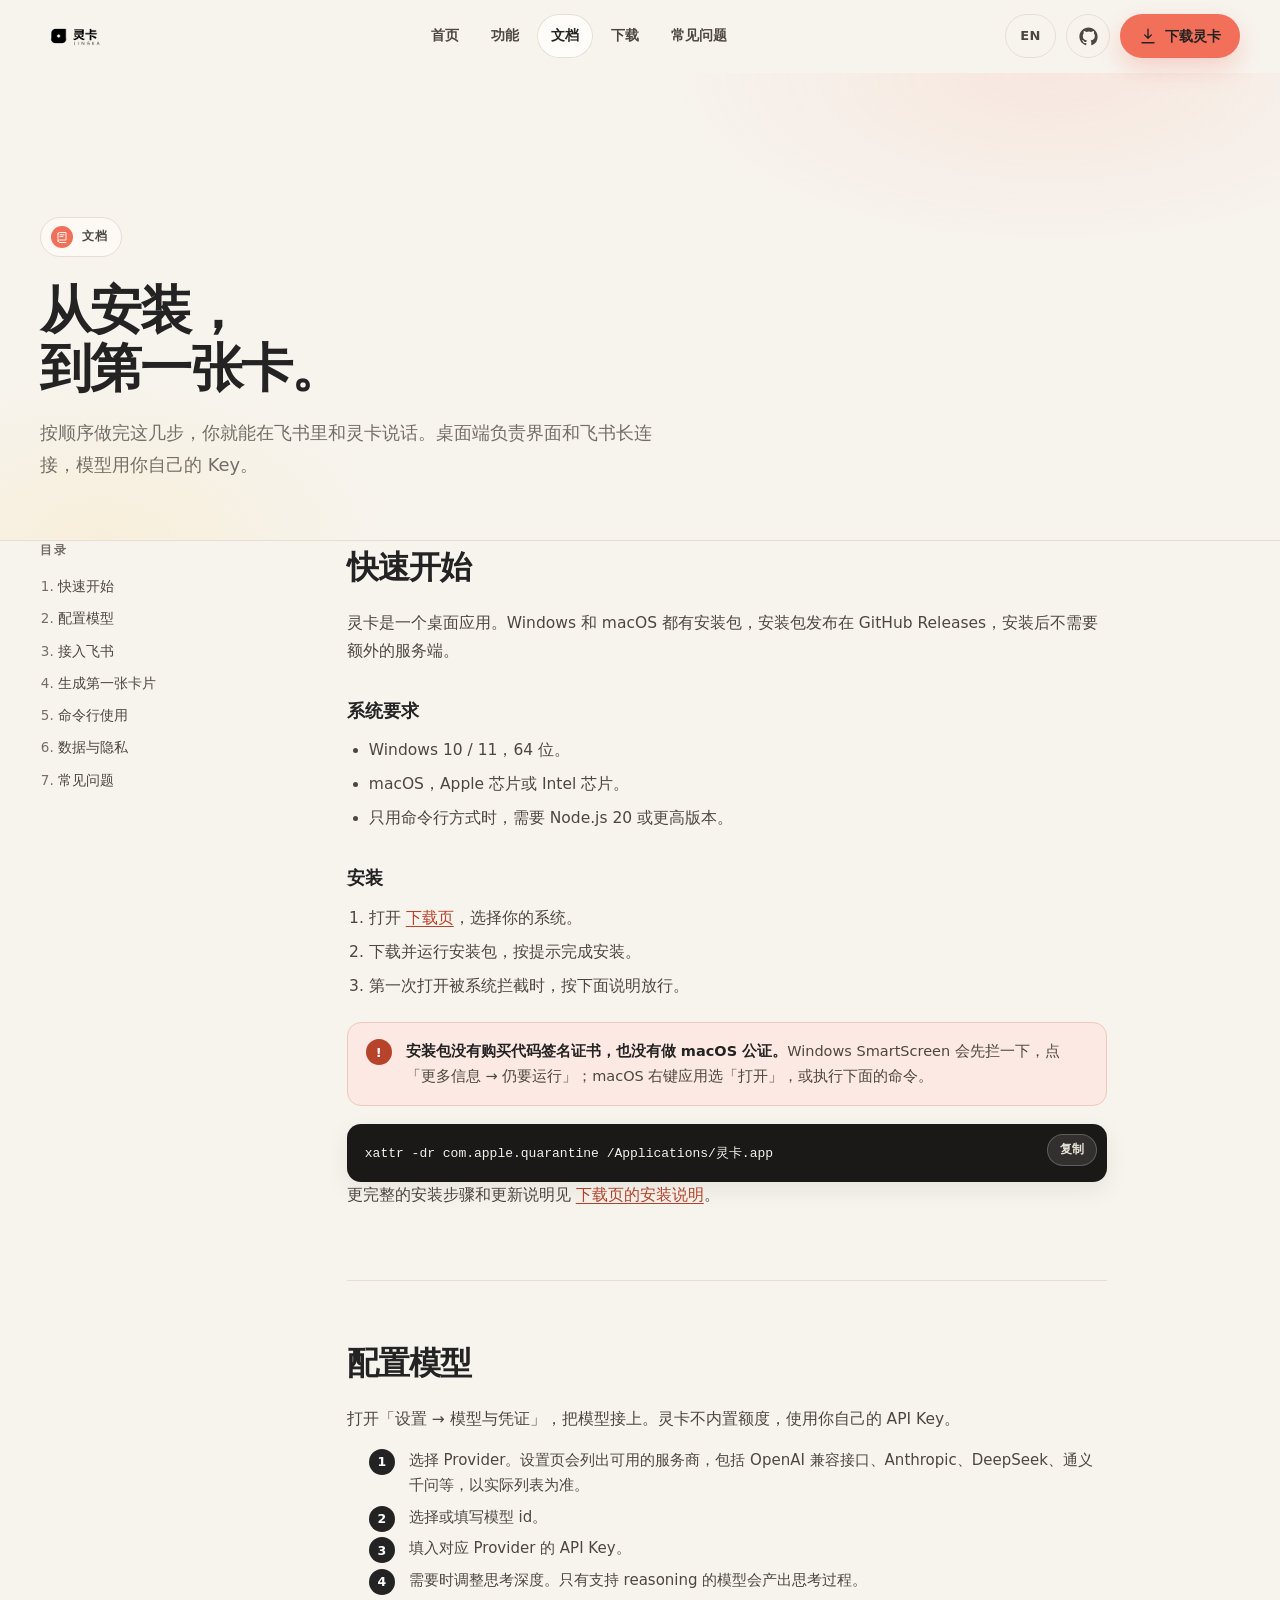
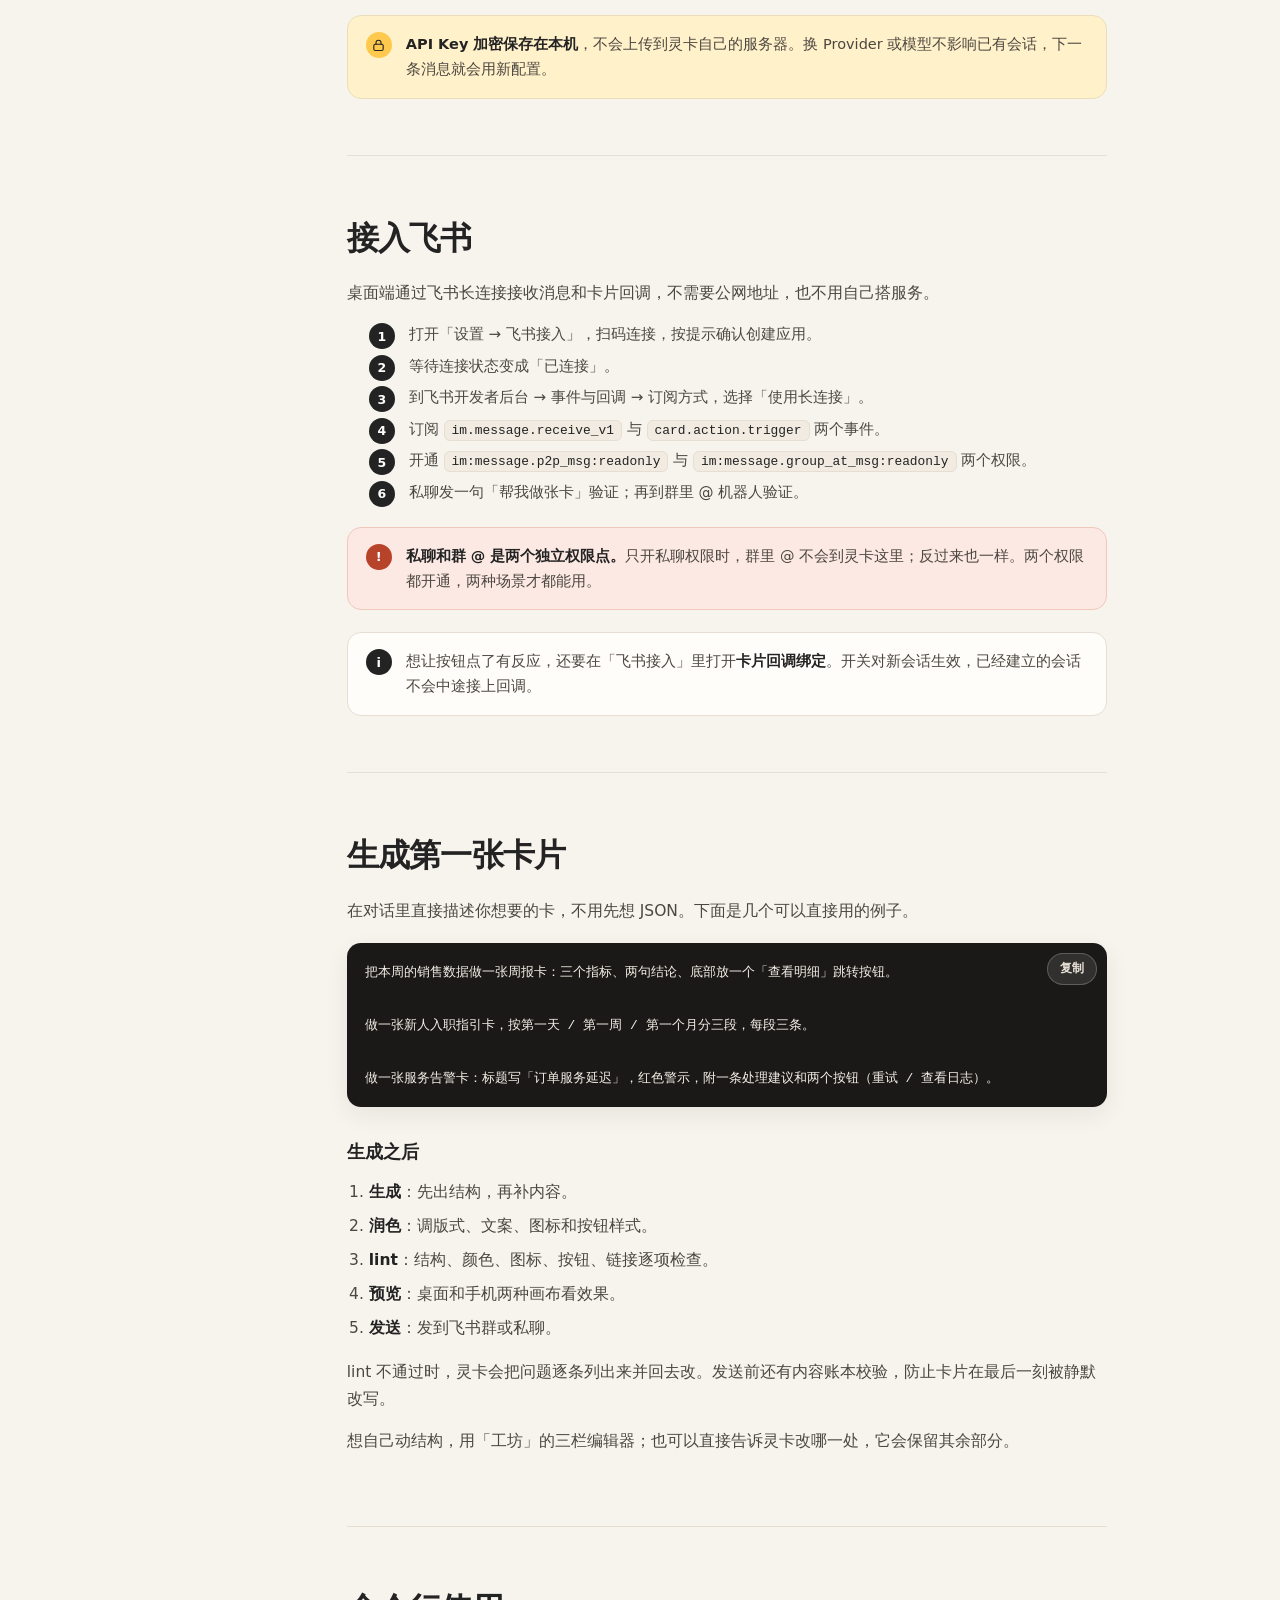
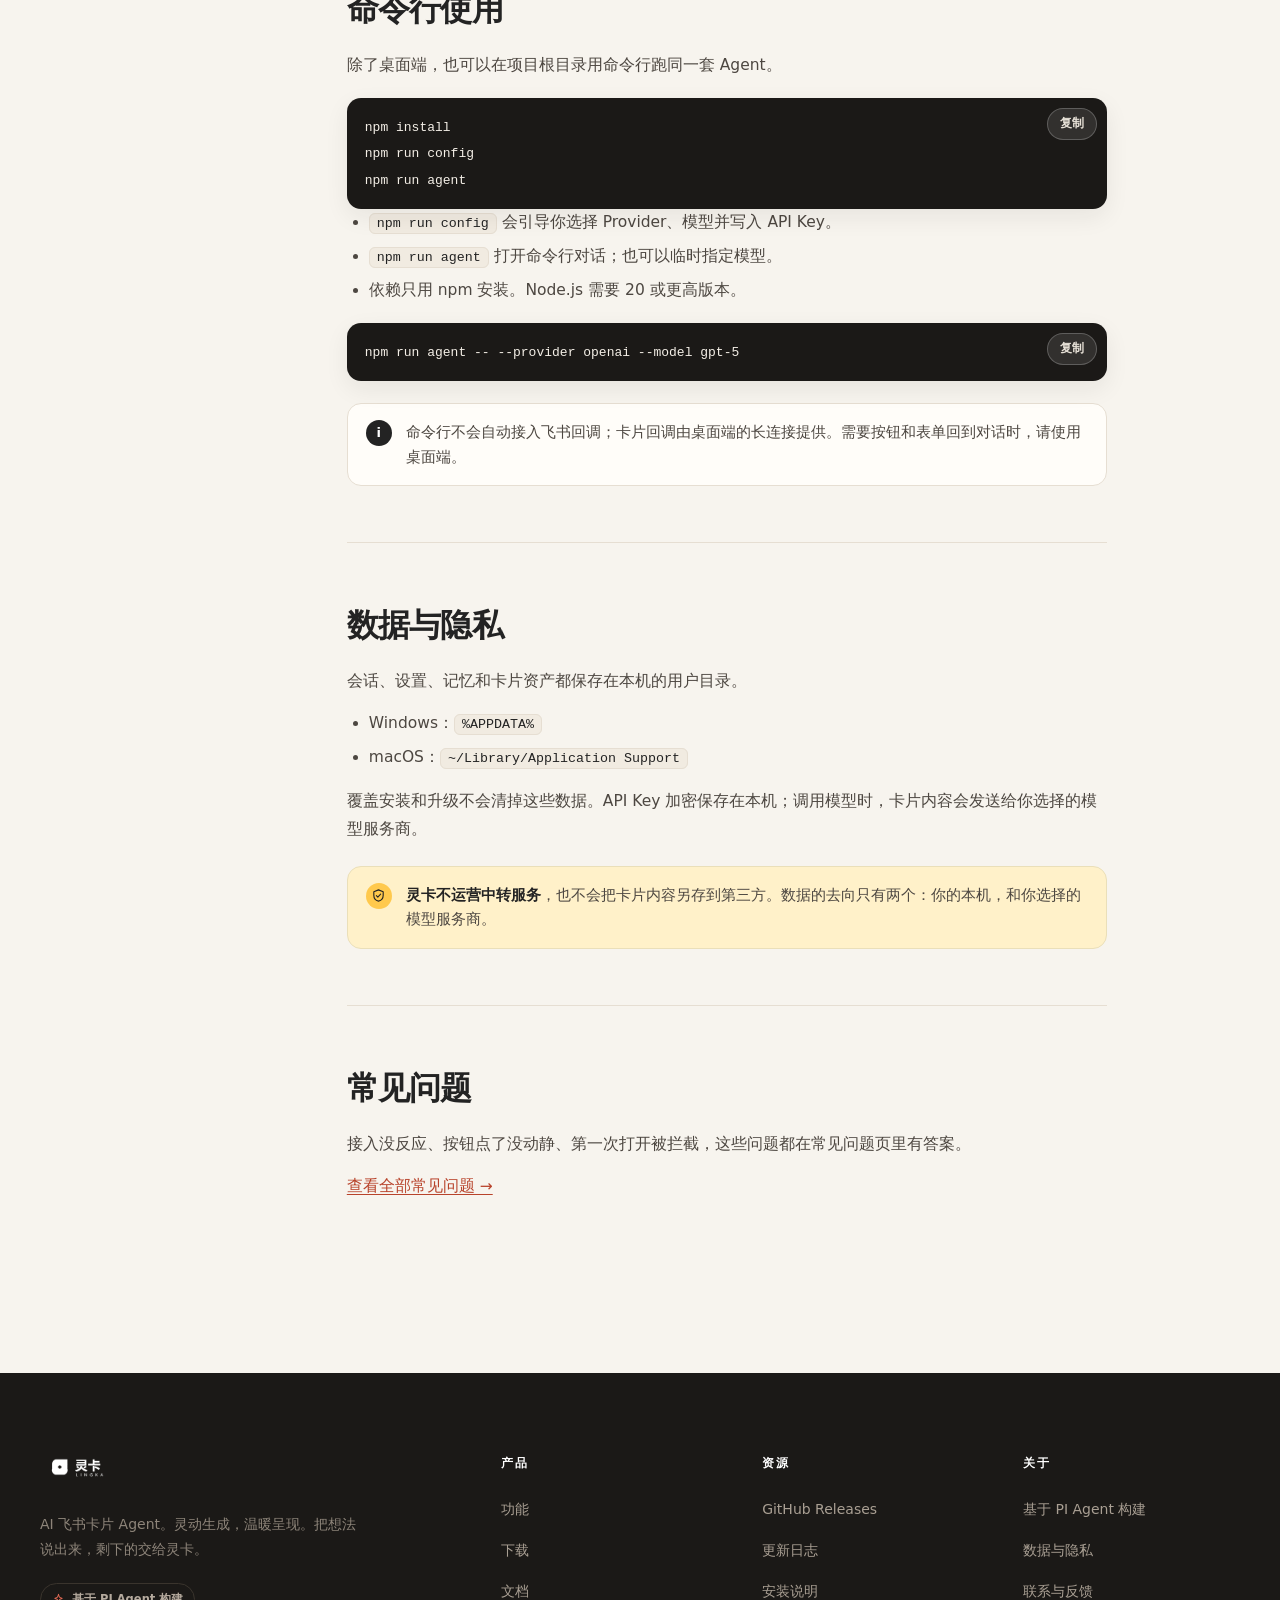
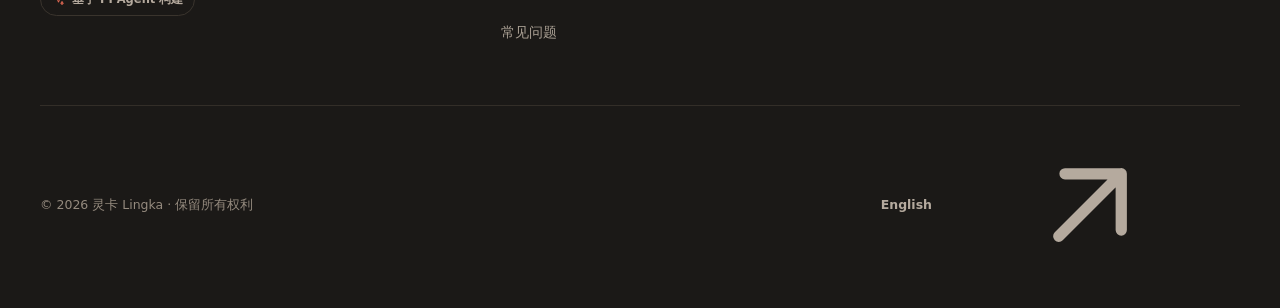
<file: docs.html>
<!doctype html>
<html lang="zh-CN">
<head>
  <meta charset="utf-8">
  <meta name="viewport" content="width=device-width, initial-scale=1">
  <title>文档 · 灵卡 Lingka</title>
  <meta name="description" content="灵卡文档：安装、配置模型、接入飞书、生成第一张卡片、命令行使用、数据与隐私。">
  <meta name="theme-color" content="#f7f4ee">
  <meta property="og:type" content="website">
  <meta property="og:title" content="文档 · 灵卡 Lingka">
  <meta property="og:description" content="从安装到第一张卡：模型配置、飞书接入、命令行与数据说明。">
  <meta property="og:image" content="https://xiakeming97.github.io/lingka-releases/assets/brand/og-cover.png">
  <meta property="og:image:width" content="877">
  <meta property="og:image:height" content="420">
  <meta name="twitter:card" content="summary_large_image">
  <link rel="icon" href="assets/brand/favicon.ico" sizes="48x48">
  <link rel="icon" href="assets/brand/favicon.svg" type="image/svg+xml">
  <link rel="apple-touch-icon" href="assets/brand/apple-touch-icon.png">
  <link rel="manifest" href="assets/brand/site.webmanifest">
  <link rel="canonical" href="https://xiakeming97.github.io/lingka-releases/docs.html">
  <link rel="alternate" hreflang="zh-CN" href="https://xiakeming97.github.io/lingka-releases/docs.html">
  <link rel="alternate" hreflang="en" href="https://xiakeming97.github.io/lingka-releases/en/docs.html">
  <link rel="alternate" hreflang="x-default" href="https://xiakeming97.github.io/lingka-releases/docs.html">
  <link rel="stylesheet" href="assets/css/site.css">
  <script>document.documentElement.classList.add("js");</script>
</head>
<body>
  <a class="skip-link" href="#main">跳到正文</a>

  <header class="site-header" id="site-header">
    <div class="container header-inner">
      <a class="brand" href="index.html" aria-label="灵卡 Lingka 首页">
        <img src="assets/brand/lingka-lockup-black-1200.png" width="1200" height="341" alt="灵卡 Lingka">
      </a>

      <nav class="nav" aria-label="主导航">
        <a href="index.html">首页</a>
        <a href="features.html">功能</a>
        <a href="docs.html" aria-current="page">文档</a>
        <a href="download.html">下载</a>
        <a href="faq.html">常见问题</a>
      </nav>

      <div class="header-actions">
        <a class="lang" href="en/docs.html" hreflang="en" lang="en" aria-label="Switch to English">EN</a>
        <a class="icon-btn" href="https://github.com/Xiakeming97/lingka-releases" target="_blank" rel="noopener" aria-label="在 GitHub 查看灵卡发布页">
          <svg aria-hidden="true"><use href="assets/sprite.svg#i-github"/></svg>
        </a>
        <a class="btn btn-coral btn-sm header-download" href="download.html">
          <svg aria-hidden="true"><use href="assets/sprite.svg#i-download"/></svg>
          下载灵卡
        </a>
        <button class="nav-toggle" type="button" aria-label="打开导航" aria-expanded="false" aria-controls="mobile-nav">
          <svg aria-hidden="true"><use href="assets/sprite.svg#i-menu"/></svg>
        </button>
      </div>
    </div>
  </header>

  <div class="mobile-nav" id="mobile-nav" aria-hidden="true">
    <button class="nav-close" type="button" aria-label="关闭导航">
      <svg aria-hidden="true"><use href="assets/sprite.svg#i-close"/></svg>
    </button>
    <a class="mobile-link" href="index.html">首页 <svg aria-hidden="true"><use href="assets/sprite.svg#i-arrow-right"/></svg></a>
    <a class="mobile-link" href="features.html">功能 <svg aria-hidden="true"><use href="assets/sprite.svg#i-arrow-right"/></svg></a>
    <a class="mobile-link" href="docs.html" aria-current="page">文档 <svg aria-hidden="true"><use href="assets/sprite.svg#i-arrow-right"/></svg></a>
    <a class="mobile-link" href="download.html">下载 <svg aria-hidden="true"><use href="assets/sprite.svg#i-arrow-right"/></svg></a>
    <a class="mobile-link" href="faq.html">常见问题 <svg aria-hidden="true"><use href="assets/sprite.svg#i-arrow-right"/></svg></a>
    <div class="mobile-foot">
      <a class="btn btn-coral" href="download.html">
        <svg aria-hidden="true"><use href="assets/sprite.svg#i-download"/></svg>
        下载灵卡
      </a>
      <a class="btn btn-outline" href="https://github.com/Xiakeming97/lingka-releases" target="_blank" rel="noopener">
        <svg aria-hidden="true"><use href="assets/sprite.svg#i-github"/></svg>
        GitHub Releases
      </a>
      <a class="mobile-lang" href="en/docs.html" hreflang="en" lang="en">English</a>
    </div>
  </div>

  <main id="main">
    <section class="page-hero" aria-labelledby="page-title">
      <div class="container">
        <p class="eyebrow">
          <span class="dot" aria-hidden="true"><svg><use href="assets/sprite.svg#i-book"/></svg></span>
          文档
        </p>
        <h1 id="page-title">从安装，<br>到第一张卡。</h1>
        <p class="lead">按顺序做完这几步，你就能在飞书里和灵卡说话。桌面端负责界面和飞书长连接，模型用你自己的 Key。</p>
      </div>
    </section>

    <div class="container doc-layout">
      <aside class="doc-toc" aria-labelledby="toc-title">
        <h2 id="toc-title">目录</h2>
        <ol>
          <li><a href="#install">快速开始</a></li>
          <li><a href="#model">配置模型</a></li>
          <li><a href="#feishu">接入飞书</a></li>
          <li><a href="#first-card">生成第一张卡片</a></li>
          <li><a href="#cli">命令行使用</a></li>
          <li><a href="#data">数据与隐私</a></li>
          <li><a href="#faq">常见问题</a></li>
        </ol>
      </aside>

      <article class="doc-body">
        <section class="doc-section" id="install" aria-labelledby="install-title">
          <h2 id="install-title">快速开始</h2>
          <p>灵卡是一个桌面应用。Windows 和 macOS 都有安装包，安装包发布在 GitHub Releases，安装后不需要额外的服务端。</p>

          <h3>系统要求</h3>
          <ul>
            <li>Windows 10 / 11，64 位。</li>
            <li>macOS，Apple 芯片或 Intel 芯片。</li>
            <li>只用命令行方式时，需要 Node.js 20 或更高版本。</li>
          </ul>

          <h3>安装</h3>
          <ol>
            <li>打开 <a href="download.html">下载页</a>，选择你的系统。</li>
            <li>下载并运行安装包，按提示完成安装。</li>
            <li>第一次打开被系统拦截时，按下面说明放行。</li>
          </ol>

          <div class="callout callout-warn">
            <span class="callout-mark" aria-hidden="true">!</span>
            <div>
              <p><strong>安装包没有购买代码签名证书，也没有做 macOS 公证。</strong>Windows SmartScreen 会先拦一下，点「更多信息 → 仍要运行」；macOS 右键应用选「打开」，或执行下面的命令。</p>
            </div>
          </div>

          <div class="code-block">
            <button class="copy-btn" type="button" data-copy data-copy-label="复制">复制</button>
            <pre><code>xattr -dr com.apple.quarantine /Applications/灵卡.app</code></pre>
          </div>

          <p>更完整的安装步骤和更新说明见 <a href="download.html#install">下载页的安装说明</a>。</p>
        </section>

        <section class="doc-section" id="model" aria-labelledby="model-title">
          <h2 id="model-title">配置模型</h2>
          <p>打开「设置 → 模型与凭证」，把模型接上。灵卡不内置额度，使用你自己的 API Key。</p>
          <ol class="doc-steps">
            <li>选择 Provider。设置页会列出可用的服务商，包括 OpenAI 兼容接口、Anthropic、DeepSeek、通义千问等，以实际列表为准。</li>
            <li>选择或填写模型 id。</li>
            <li>填入对应 Provider 的 API Key。</li>
            <li>需要时调整思考深度。只有支持 reasoning 的模型会产出思考过程。</li>
          </ol>

          <div class="callout callout-tip">
            <span class="callout-mark" aria-hidden="true"><svg><use href="assets/sprite.svg#i-lock"/></svg></span>
            <div>
              <p><strong>API Key 加密保存在本机</strong>，不会上传到灵卡自己的服务器。换 Provider 或模型不影响已有会话，下一条消息就会用新配置。</p>
            </div>
          </div>
        </section>

        <section class="doc-section" id="feishu" aria-labelledby="feishu-title">
          <h2 id="feishu-title">接入飞书</h2>
          <p>桌面端通过飞书长连接接收消息和卡片回调，不需要公网地址，也不用自己搭服务。</p>
          <ol class="doc-steps">
            <li>打开「设置 → 飞书接入」，扫码连接，按提示确认创建应用。</li>
            <li>等待连接状态变成「已连接」。</li>
            <li>到飞书开发者后台 → 事件与回调 → 订阅方式，选择「使用长连接」。</li>
            <li>订阅 <code>im.message.receive_v1</code> 与 <code>card.action.trigger</code> 两个事件。</li>
            <li>开通 <code>im:message.p2p_msg:readonly</code> 与 <code>im:message.group_at_msg:readonly</code> 两个权限。</li>
            <li>私聊发一句「帮我做张卡」验证；再到群里 @ 机器人验证。</li>
          </ol>

          <div class="callout callout-warn">
            <span class="callout-mark" aria-hidden="true">!</span>
            <div>
              <p><strong>私聊和群 @ 是两个独立权限点。</strong>只开私聊权限时，群里 @ 不会到灵卡这里；反过来也一样。两个权限都开通，两种场景才都能用。</p>
            </div>
          </div>

          <div class="callout">
            <span class="callout-mark" aria-hidden="true">i</span>
            <div>
              <p>想让按钮点了有反应，还要在「飞书接入」里打开<strong>卡片回调绑定</strong>。开关对新会话生效，已经建立的会话不会中途接上回调。</p>
            </div>
          </div>
        </section>

        <section class="doc-section" id="first-card" aria-labelledby="first-title">
          <h2 id="first-title">生成第一张卡片</h2>
          <p>在对话里直接描述你想要的卡，不用先想 JSON。下面是几个可以直接用的例子。</p>

          <div class="code-block">
            <button class="copy-btn" type="button" data-copy data-copy-label="复制">复制</button>
            <pre><code>把本周的销售数据做一张周报卡：三个指标、两句结论、底部放一个「查看明细」跳转按钮。

做一张新人入职指引卡，按第一天 / 第一周 / 第一个月分三段，每段三条。

做一张服务告警卡：标题写「订单服务延迟」，红色警示，附一条处理建议和两个按钮（重试 / 查看日志）。</code></pre>
          </div>

          <h3>生成之后</h3>
          <ol>
            <li><strong>生成</strong>：先出结构，再补内容。</li>
            <li><strong>润色</strong>：调版式、文案、图标和按钮样式。</li>
            <li><strong>lint</strong>：结构、颜色、图标、按钮、链接逐项检查。</li>
            <li><strong>预览</strong>：桌面和手机两种画布看效果。</li>
            <li><strong>发送</strong>：发到飞书群或私聊。</li>
          </ol>
          <p>lint 不通过时，灵卡会把问题逐条列出来并回去改。发送前还有内容账本校验，防止卡片在最后一刻被静默改写。</p>
          <p>想自己动结构，用「工坊」的三栏编辑器；也可以直接告诉灵卡改哪一处，它会保留其余部分。</p>
        </section>

        <section class="doc-section" id="cli" aria-labelledby="cli-title">
          <h2 id="cli-title">命令行使用</h2>
          <p>除了桌面端，也可以在项目根目录用命令行跑同一套 Agent。</p>

          <div class="code-block">
            <button class="copy-btn" type="button" data-copy data-copy-label="复制">复制</button>
            <pre><code>npm install
npm run config
npm run agent</code></pre>
          </div>

          <ul>
            <li><code>npm run config</code> 会引导你选择 Provider、模型并写入 API Key。</li>
            <li><code>npm run agent</code> 打开命令行对话；也可以临时指定模型。</li>
            <li>依赖只用 npm 安装。Node.js 需要 20 或更高版本。</li>
          </ul>

          <div class="code-block">
            <button class="copy-btn" type="button" data-copy data-copy-label="复制">复制</button>
            <pre><code>npm run agent -- --provider openai --model gpt-5</code></pre>
          </div>

          <div class="callout">
            <span class="callout-mark" aria-hidden="true">i</span>
            <div>
              <p>命令行不会自动接入飞书回调；卡片回调由桌面端的长连接提供。需要按钮和表单回到对话时，请使用桌面端。</p>
            </div>
          </div>
        </section>

        <section class="doc-section" id="data" aria-labelledby="data-title">
          <h2 id="data-title">数据与隐私</h2>
          <p>会话、设置、记忆和卡片资产都保存在本机的用户目录。</p>
          <ul>
            <li>Windows：<code>%APPDATA%</code></li>
            <li>macOS：<code>~/Library/Application Support</code></li>
          </ul>
          <p>覆盖安装和升级不会清掉这些数据。API Key 加密保存在本机；调用模型时，卡片内容会发送给你选择的模型服务商。</p>
          <div class="callout callout-tip">
            <span class="callout-mark" aria-hidden="true"><svg><use href="assets/sprite.svg#i-shield"/></svg></span>
            <div>
              <p><strong>灵卡不运营中转服务</strong>，也不会把卡片内容另存到第三方。数据的去向只有两个：你的本机，和你选择的模型服务商。</p>
            </div>
          </div>
        </section>

        <section class="doc-section" id="faq" aria-labelledby="faq-title">
          <h2 id="faq-title">常见问题</h2>
          <p>接入没反应、按钮点了没动静、第一次打开被拦截，这些问题都在常见问题页里有答案。</p>
          <p><a href="faq.html">查看全部常见问题 →</a></p>
        </section>
      </article>
    </div>
  </main>

  <footer class="site-footer">
    <div class="container">
      <div class="footer-top">
        <div class="footer-brand">
          <img src="assets/brand/lingka-lockup-white-1200.png" width="1200" height="341" alt="灵卡 Lingka">
          <p>AI 飞书卡片 Agent。灵动生成，温暖呈现。把想法说出来，剩下的交给灵卡。</p>
          <span class="footer-badge"><svg aria-hidden="true"><use href="assets/sprite.svg#i-spark"/></svg>基于 PI Agent 构建</span>
        </div>

        <div class="footer-col">
          <h3>产品</h3>
          <a href="features.html">功能</a>
          <a href="download.html">下载</a>
          <a href="docs.html">文档</a>
          <a href="faq.html">常见问题</a>
        </div>

        <div class="footer-col">
          <h3>资源</h3>
          <a href="https://github.com/Xiakeming97/lingka-releases" target="_blank" rel="noopener">GitHub Releases</a>
          <a href="https://github.com/Xiakeming97/lingka-releases/releases/latest" target="_blank" rel="noopener">更新日志</a>
          <a href="download.html#install">安装说明</a>
        </div>

        <div class="footer-col">
          <h3>关于</h3>
          <a href="index.html#features">基于 PI Agent 构建</a>
          <a href="docs.html#data">数据与隐私</a>
          <a href="https://github.com/Xiakeming97/lingka-releases" target="_blank" rel="noopener">联系与反馈</a>
        </div>
      </div>

      <div class="footer-bottom">
        <span>© 2026 灵卡 Lingka · 保留所有权利</span>
        <a class="footer-lang" href="en/docs.html" hreflang="en" lang="en">English <svg aria-hidden="true"><use href="assets/sprite.svg#i-arrow-up-right"/></svg></a>
      </div>
    </div>
  </footer>

  <script src="assets/js/site.js" defer></script>
</body>
</html>
</file>
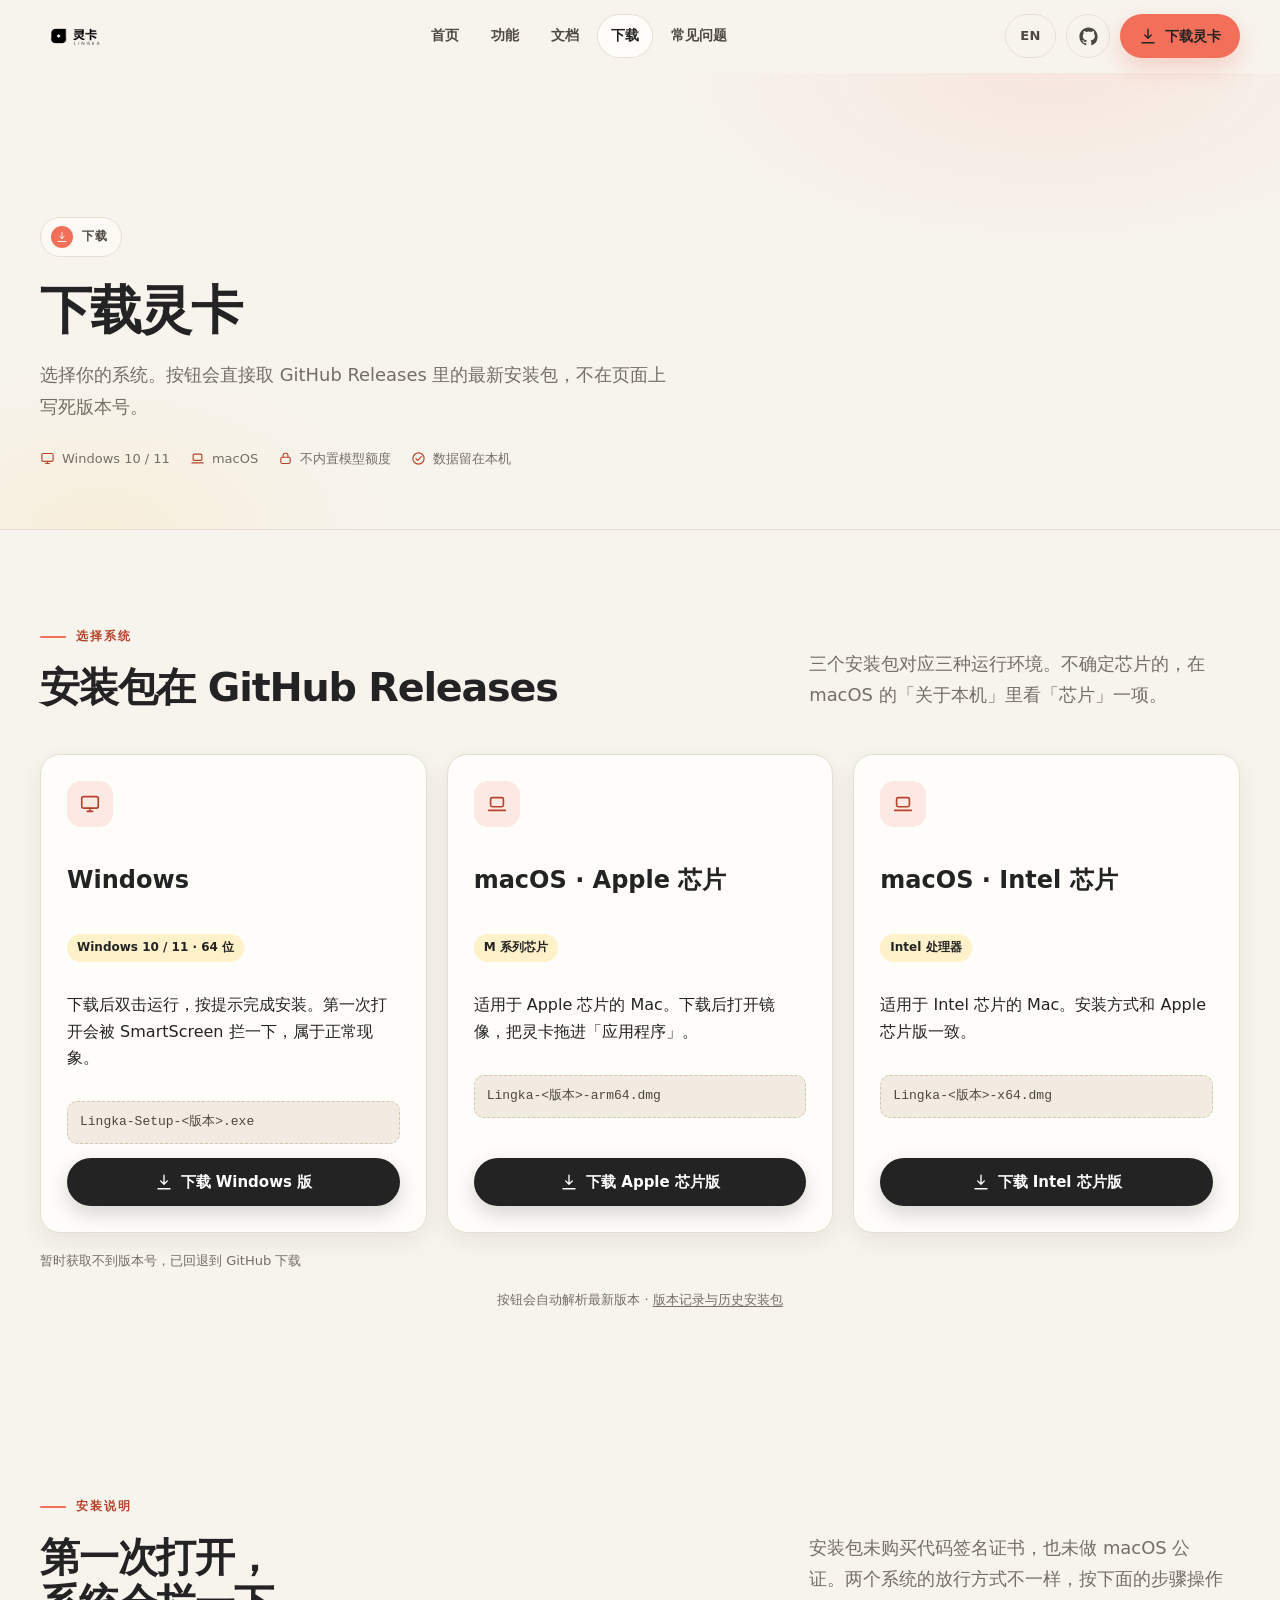
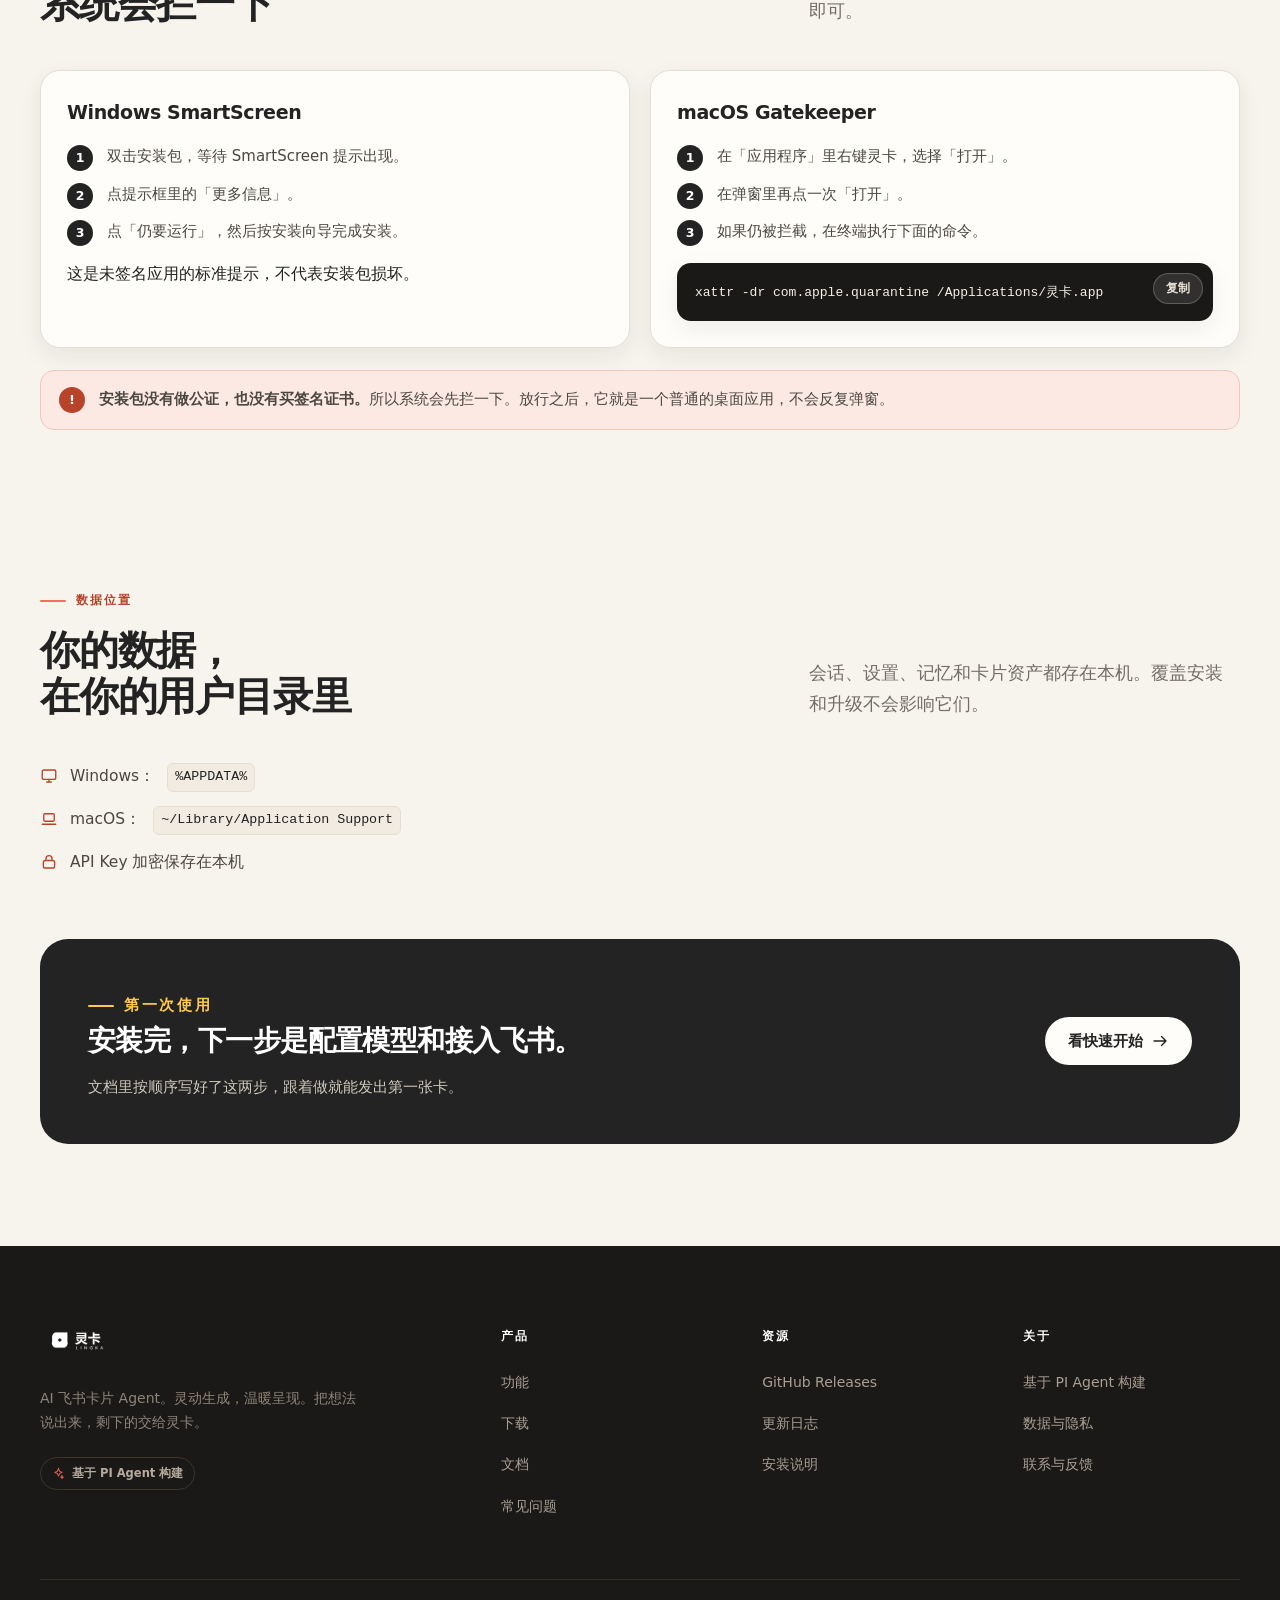
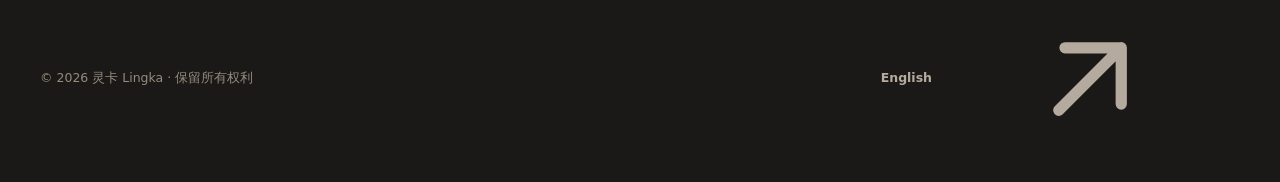
<file: download.html>
<!doctype html>
<html lang="zh-CN">
<head>
  <meta charset="utf-8">
  <meta name="viewport" content="width=device-width, initial-scale=1">
  <title>下载 · 灵卡 Lingka</title>
  <meta name="description" content="下载灵卡桌面端：Windows 10/11 与 macOS（Apple 芯片 / Intel）。安装包发布在 GitHub Releases。">
  <meta name="theme-color" content="#f7f4ee">
  <meta property="og:type" content="website">
  <meta property="og:title" content="下载 · 灵卡 Lingka">
  <meta property="og:description" content="选择你的系统下载灵卡，查看安装、更新与数据位置说明。">
  <meta property="og:image" content="https://xiakeming97.github.io/lingka-releases/assets/brand/og-cover.png">
  <meta property="og:image:width" content="877">
  <meta property="og:image:height" content="420">
  <meta name="twitter:card" content="summary_large_image">
  <link rel="icon" href="assets/brand/favicon.ico" sizes="48x48">
  <link rel="icon" href="assets/brand/favicon.svg" type="image/svg+xml">
  <link rel="apple-touch-icon" href="assets/brand/apple-touch-icon.png">
  <link rel="manifest" href="assets/brand/site.webmanifest">
  <link rel="canonical" href="https://xiakeming97.github.io/lingka-releases/download.html">
  <link rel="alternate" hreflang="zh-CN" href="https://xiakeming97.github.io/lingka-releases/download.html">
  <link rel="alternate" hreflang="en" href="https://xiakeming97.github.io/lingka-releases/en/download.html">
  <link rel="alternate" hreflang="x-default" href="https://xiakeming97.github.io/lingka-releases/download.html">
  <link rel="stylesheet" href="assets/css/site.css">
  <script>document.documentElement.classList.add("js");</script>
</head>
<body>
  <a class="skip-link" href="#main">跳到正文</a>

  <header class="site-header" id="site-header">
    <div class="container header-inner">
      <a class="brand" href="index.html" aria-label="灵卡 Lingka 首页">
        <img src="assets/brand/lingka-lockup-black-1200.png" width="1200" height="341" alt="灵卡 Lingka">
      </a>

      <nav class="nav" aria-label="主导航">
        <a href="index.html">首页</a>
        <a href="features.html">功能</a>
        <a href="docs.html">文档</a>
        <a href="download.html" aria-current="page">下载</a>
        <a href="faq.html">常见问题</a>
      </nav>

      <div class="header-actions">
        <a class="lang" href="en/download.html" hreflang="en" lang="en" aria-label="Switch to English">EN</a>
        <a class="icon-btn" href="https://github.com/Xiakeming97/lingka-releases" target="_blank" rel="noopener" aria-label="在 GitHub 查看灵卡发布页">
          <svg aria-hidden="true"><use href="assets/sprite.svg#i-github"/></svg>
        </a>
        <a class="btn btn-coral btn-sm header-download" href="download.html">
          <svg aria-hidden="true"><use href="assets/sprite.svg#i-download"/></svg>
          下载灵卡
        </a>
        <button class="nav-toggle" type="button" aria-label="打开导航" aria-expanded="false" aria-controls="mobile-nav">
          <svg aria-hidden="true"><use href="assets/sprite.svg#i-menu"/></svg>
        </button>
      </div>
    </div>
  </header>

  <div class="mobile-nav" id="mobile-nav" aria-hidden="true">
    <button class="nav-close" type="button" aria-label="关闭导航">
      <svg aria-hidden="true"><use href="assets/sprite.svg#i-close"/></svg>
    </button>
    <a class="mobile-link" href="index.html">首页 <svg aria-hidden="true"><use href="assets/sprite.svg#i-arrow-right"/></svg></a>
    <a class="mobile-link" href="features.html">功能 <svg aria-hidden="true"><use href="assets/sprite.svg#i-arrow-right"/></svg></a>
    <a class="mobile-link" href="docs.html">文档 <svg aria-hidden="true"><use href="assets/sprite.svg#i-arrow-right"/></svg></a>
    <a class="mobile-link" href="download.html" aria-current="page">下载 <svg aria-hidden="true"><use href="assets/sprite.svg#i-arrow-right"/></svg></a>
    <a class="mobile-link" href="faq.html">常见问题 <svg aria-hidden="true"><use href="assets/sprite.svg#i-arrow-right"/></svg></a>
    <div class="mobile-foot">
      <a class="btn btn-coral" href="download.html">
        <svg aria-hidden="true"><use href="assets/sprite.svg#i-download"/></svg>
        下载灵卡
      </a>
      <a class="btn btn-outline" href="https://github.com/Xiakeming97/lingka-releases" target="_blank" rel="noopener">
        <svg aria-hidden="true"><use href="assets/sprite.svg#i-github"/></svg>
        GitHub Releases
      </a>
      <a class="mobile-lang" href="en/download.html" hreflang="en" lang="en">English</a>
    </div>
  </div>

  <main id="main">
    <section class="page-hero" aria-labelledby="page-title">
      <div class="container">
        <p class="eyebrow">
          <span class="dot" aria-hidden="true"><svg><use href="assets/sprite.svg#i-download"/></svg></span>
          下载
        </p>
        <h1 id="page-title">下载灵卡</h1>
        <p class="lead">选择你的系统。按钮会直接取 GitHub Releases 里的最新安装包，不在页面上写死版本号。</p>
        <ul class="hero-meta">
          <li><svg aria-hidden="true"><use href="assets/sprite.svg#i-monitor"/></svg>Windows 10 / 11</li>
          <li><svg aria-hidden="true"><use href="assets/sprite.svg#i-laptop"/></svg>macOS</li>
          <li><svg aria-hidden="true"><use href="assets/sprite.svg#i-lock"/></svg>不内置模型额度</li>
          <li><svg aria-hidden="true"><use href="assets/sprite.svg#i-check-circle"/></svg>数据留在本机</li>
        </ul>
      </div>
    </section>

    <section class="section" aria-labelledby="os-title">
      <div class="container">
        <div class="section-head">
          <div>
            <p class="kicker">选择系统</p>
            <h2 class="section-title" id="os-title">安装包在 GitHub Releases</h2>
          </div>
          <p class="section-lead">三个安装包对应三种运行环境。不确定芯片的，在 macOS 的「关于本机」里看「芯片」一项。</p>
        </div>

        <div class="os-grid">
          <article class="os-card">
            <span class="os-icon" aria-hidden="true"><svg><use href="assets/sprite.svg#i-monitor"/></svg></span>
            <h2>Windows</h2>
            <span class="os-tag">Windows 10 / 11 · 64 位</span>
            <p>下载后双击运行，按提示完成安装。第一次打开会被 SmartScreen 拦一下，属于正常现象。</p>
            <p class="os-file">Lingka-Setup-&lt;版本&gt;.exe</p>
            <a class="btn btn-ink" href="https://github.com/Xiakeming97/lingka-releases/releases/latest" target="_blank" rel="noopener" data-download="windows">
              <svg aria-hidden="true"><use href="assets/sprite.svg#i-download"/></svg>
              下载 Windows 版
            </a>
          </article>

          <article class="os-card">
            <span class="os-icon" aria-hidden="true"><svg><use href="assets/sprite.svg#i-laptop"/></svg></span>
            <h2>macOS · Apple 芯片</h2>
            <span class="os-tag">M 系列芯片</span>
            <p>适用于 Apple 芯片的 Mac。下载后打开镜像，把灵卡拖进「应用程序」。</p>
            <p class="os-file">Lingka-&lt;版本&gt;-arm64.dmg</p>
            <a class="btn btn-ink" href="https://github.com/Xiakeming97/lingka-releases/releases/latest" target="_blank" rel="noopener" data-download="mac-arm64">
              <svg aria-hidden="true"><use href="assets/sprite.svg#i-download"/></svg>
              下载 Apple 芯片版
            </a>
          </article>

          <article class="os-card">
            <span class="os-icon" aria-hidden="true"><svg><use href="assets/sprite.svg#i-laptop"/></svg></span>
            <h2>macOS · Intel 芯片</h2>
            <span class="os-tag">Intel 处理器</span>
            <p>适用于 Intel 芯片的 Mac。安装方式和 Apple 芯片版一致。</p>
            <p class="os-file">Lingka-&lt;版本&gt;-x64.dmg</p>
            <a class="btn btn-ink" href="https://github.com/Xiakeming97/lingka-releases/releases/latest" target="_blank" rel="noopener" data-download="mac-x64">
              <svg aria-hidden="true"><use href="assets/sprite.svg#i-download"/></svg>
              下载 Intel 芯片版
            </a>
          </article>
        </div>

        <p class="download-status" data-download-status role="status" hidden></p>
        <p class="note note-center">按钮会自动解析最新版本 · <a href="https://github.com/Xiakeming97/lingka-releases" target="_blank" rel="noopener">版本记录与历史安装包</a></p>
      </div>
    </section>

    <section class="section install-section" id="install" aria-labelledby="install-title">
      <div class="container">
        <div class="section-head">
          <div>
            <p class="kicker">安装说明</p>
            <h2 class="section-title" id="install-title">第一次打开，<br>系统会拦一下</h2>
          </div>
          <p class="section-lead">安装包未购买代码签名证书，也未做 macOS 公证。两个系统的放行方式不一样，按下面的步骤操作即可。</p>
        </div>

        <div class="install-grid">
          <article class="install-card">
            <h3>Windows SmartScreen</h3>
            <ol class="doc-steps">
              <li>双击安装包，等待 SmartScreen 提示出现。</li>
              <li>点提示框里的「更多信息」。</li>
              <li>点「仍要运行」，然后按安装向导完成安装。</li>
            </ol>
            <p>这是未签名应用的标准提示，不代表安装包损坏。</p>
          </article>

          <article class="install-card">
            <h3>macOS Gatekeeper</h3>
            <ol class="doc-steps">
              <li>在「应用程序」里右键灵卡，选择「打开」。</li>
              <li>在弹窗里再点一次「打开」。</li>
              <li>如果仍被拦截，在终端执行下面的命令。</li>
            </ol>
            <div class="code-block">
              <button class="copy-btn" type="button" data-copy data-copy-label="复制">复制</button>
              <pre><code>xattr -dr com.apple.quarantine /Applications/灵卡.app</code></pre>
            </div>
          </article>
        </div>

        <div class="callout callout-warn">
          <span class="callout-mark" aria-hidden="true">!</span>
          <div>
            <p><strong>安装包没有做公证，也没有买签名证书。</strong>所以系统会先拦一下。放行之后，它就是一个普通的桌面应用，不会反复弹窗。</p>
          </div>
        </div>
      </div>
    </section>

    <section class="section section-tight" aria-labelledby="data-title">
      <div class="container">
        <div class="section-head">
          <div>
            <p class="kicker">数据位置</p>
            <h2 class="section-title" id="data-title">你的数据，<br>在你的用户目录里</h2>
          </div>
          <p class="section-lead">会话、设置、记忆和卡片资产都存在本机。覆盖安装和升级不会影响它们。</p>
        </div>
        <ul class="plain-list">
          <li><svg aria-hidden="true"><use href="assets/sprite.svg#i-monitor"/></svg>Windows：<code>%APPDATA%</code></li>
          <li><svg aria-hidden="true"><use href="assets/sprite.svg#i-laptop"/></svg>macOS：<code>~/Library/Application Support</code></li>
          <li><svg aria-hidden="true"><use href="assets/sprite.svg#i-lock"/></svg>API Key 加密保存在本机</li>
        </ul>
      </div>
    </section>

    <section class="page-cta">
      <div class="container">
        <div class="page-cta-inner">
          <div>
            <p class="kicker">第一次使用</p>
            <h2>安装完，下一步是配置模型和接入飞书。</h2>
            <p>文档里按顺序写好了这两步，跟着做就能发出第一张卡。</p>
          </div>
          <a class="btn btn-ink" href="docs.html#install">
            看快速开始
            <svg aria-hidden="true"><use href="assets/sprite.svg#i-arrow-right"/></svg>
          </a>
        </div>
      </div>
    </section>
  </main>

  <footer class="site-footer">
    <div class="container">
      <div class="footer-top">
        <div class="footer-brand">
          <img src="assets/brand/lingka-lockup-white-1200.png" width="1200" height="341" alt="灵卡 Lingka">
          <p>AI 飞书卡片 Agent。灵动生成，温暖呈现。把想法说出来，剩下的交给灵卡。</p>
          <span class="footer-badge"><svg aria-hidden="true"><use href="assets/sprite.svg#i-spark"/></svg>基于 PI Agent 构建</span>
        </div>

        <div class="footer-col">
          <h3>产品</h3>
          <a href="features.html">功能</a>
          <a href="download.html">下载</a>
          <a href="docs.html">文档</a>
          <a href="faq.html">常见问题</a>
        </div>

        <div class="footer-col">
          <h3>资源</h3>
          <a href="https://github.com/Xiakeming97/lingka-releases" target="_blank" rel="noopener">GitHub Releases</a>
          <a href="https://github.com/Xiakeming97/lingka-releases/releases/latest" target="_blank" rel="noopener">更新日志</a>
          <a href="download.html#install">安装说明</a>
        </div>

        <div class="footer-col">
          <h3>关于</h3>
          <a href="index.html#features">基于 PI Agent 构建</a>
          <a href="docs.html#data">数据与隐私</a>
          <a href="https://github.com/Xiakeming97/lingka-releases" target="_blank" rel="noopener">联系与反馈</a>
        </div>
      </div>

      <div class="footer-bottom">
        <span>© 2026 灵卡 Lingka · 保留所有权利</span>
        <a class="footer-lang" href="en/download.html" hreflang="en" lang="en">English <svg aria-hidden="true"><use href="assets/sprite.svg#i-arrow-up-right"/></svg></a>
      </div>
    </div>
  </footer>

  <script src="assets/js/site.js" defer></script>
</body>
</html>
</file>
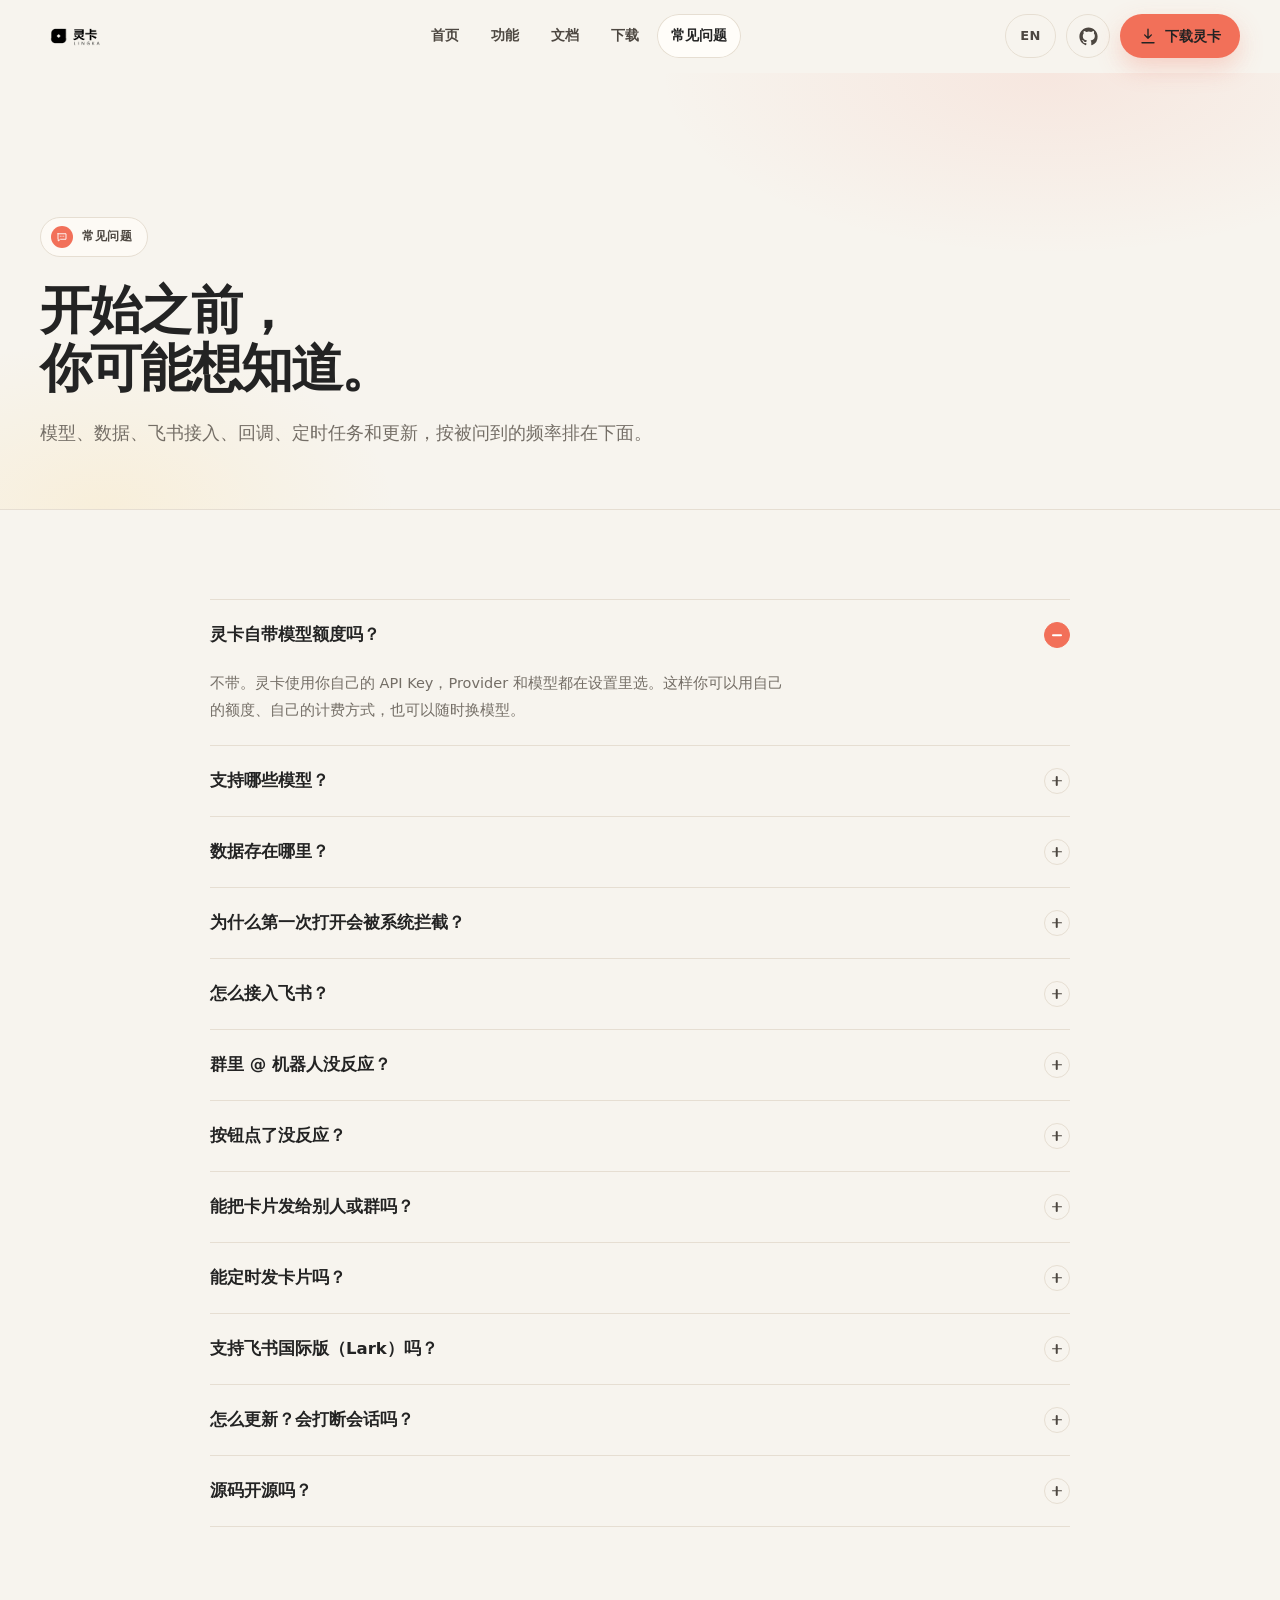
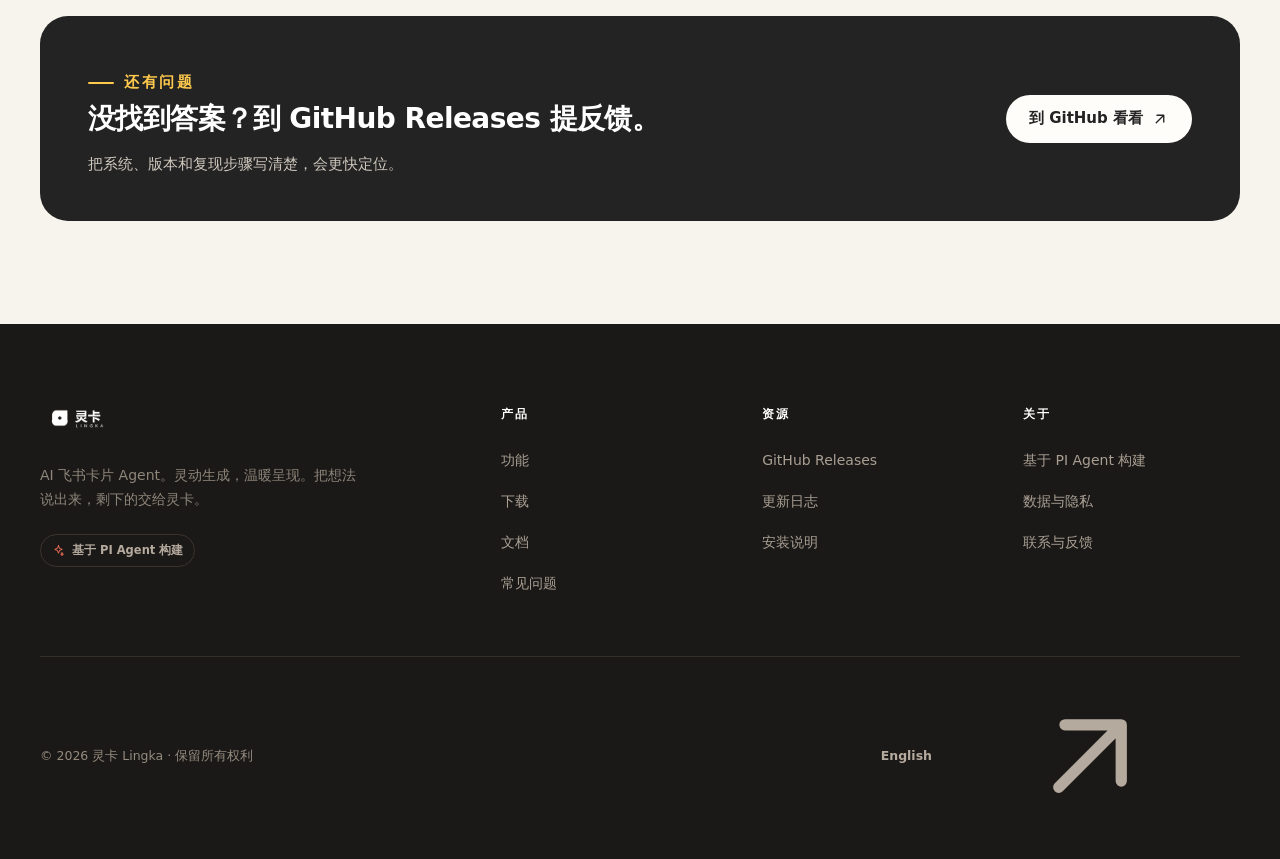
<file: faq.html>
<!doctype html>
<html lang="zh-CN">
<head>
  <meta charset="utf-8">
  <meta name="viewport" content="width=device-width, initial-scale=1">
  <title>常见问题 · 灵卡 Lingka</title>
  <meta name="description" content="灵卡常见问题：模型额度、数据位置、飞书接入、回调、定时任务、更新与源码说明。">
  <meta name="theme-color" content="#f7f4ee">
  <meta property="og:type" content="website">
  <meta property="og:title" content="常见问题 · 灵卡 Lingka">
  <meta property="og:description" content="关于模型、数据、飞书接入、回调、定时任务与更新的常见问题。">
  <meta property="og:image" content="https://xiakeming97.github.io/lingka-releases/assets/brand/og-cover.png">
  <meta property="og:image:width" content="877">
  <meta property="og:image:height" content="420">
  <meta name="twitter:card" content="summary_large_image">
  <link rel="icon" href="assets/brand/favicon.ico" sizes="48x48">
  <link rel="icon" href="assets/brand/favicon.svg" type="image/svg+xml">
  <link rel="apple-touch-icon" href="assets/brand/apple-touch-icon.png">
  <link rel="manifest" href="assets/brand/site.webmanifest">
  <link rel="canonical" href="https://xiakeming97.github.io/lingka-releases/faq.html">
  <link rel="alternate" hreflang="zh-CN" href="https://xiakeming97.github.io/lingka-releases/faq.html">
  <link rel="alternate" hreflang="en" href="https://xiakeming97.github.io/lingka-releases/en/faq.html">
  <link rel="alternate" hreflang="x-default" href="https://xiakeming97.github.io/lingka-releases/faq.html">
  <link rel="stylesheet" href="assets/css/site.css">
  <script>document.documentElement.classList.add("js");</script>
</head>
<body>
  <a class="skip-link" href="#main">跳到正文</a>

  <header class="site-header" id="site-header">
    <div class="container header-inner">
      <a class="brand" href="index.html" aria-label="灵卡 Lingka 首页">
        <img src="assets/brand/lingka-lockup-black-1200.png" width="1200" height="341" alt="灵卡 Lingka">
      </a>

      <nav class="nav" aria-label="主导航">
        <a href="index.html">首页</a>
        <a href="features.html">功能</a>
        <a href="docs.html">文档</a>
        <a href="download.html">下载</a>
        <a href="faq.html" aria-current="page">常见问题</a>
      </nav>

      <div class="header-actions">
        <a class="lang" href="en/faq.html" hreflang="en" lang="en" aria-label="Switch to English">EN</a>
        <a class="icon-btn" href="https://github.com/Xiakeming97/lingka-releases" target="_blank" rel="noopener" aria-label="在 GitHub 查看灵卡发布页">
          <svg aria-hidden="true"><use href="assets/sprite.svg#i-github"/></svg>
        </a>
        <a class="btn btn-coral btn-sm header-download" href="download.html">
          <svg aria-hidden="true"><use href="assets/sprite.svg#i-download"/></svg>
          下载灵卡
        </a>
        <button class="nav-toggle" type="button" aria-label="打开导航" aria-expanded="false" aria-controls="mobile-nav">
          <svg aria-hidden="true"><use href="assets/sprite.svg#i-menu"/></svg>
        </button>
      </div>
    </div>
  </header>

  <div class="mobile-nav" id="mobile-nav" aria-hidden="true">
    <button class="nav-close" type="button" aria-label="关闭导航">
      <svg aria-hidden="true"><use href="assets/sprite.svg#i-close"/></svg>
    </button>
    <a class="mobile-link" href="index.html">首页 <svg aria-hidden="true"><use href="assets/sprite.svg#i-arrow-right"/></svg></a>
    <a class="mobile-link" href="features.html">功能 <svg aria-hidden="true"><use href="assets/sprite.svg#i-arrow-right"/></svg></a>
    <a class="mobile-link" href="docs.html">文档 <svg aria-hidden="true"><use href="assets/sprite.svg#i-arrow-right"/></svg></a>
    <a class="mobile-link" href="download.html">下载 <svg aria-hidden="true"><use href="assets/sprite.svg#i-arrow-right"/></svg></a>
    <a class="mobile-link" href="faq.html" aria-current="page">常见问题 <svg aria-hidden="true"><use href="assets/sprite.svg#i-arrow-right"/></svg></a>
    <div class="mobile-foot">
      <a class="btn btn-coral" href="download.html">
        <svg aria-hidden="true"><use href="assets/sprite.svg#i-download"/></svg>
        下载灵卡
      </a>
      <a class="btn btn-outline" href="https://github.com/Xiakeming97/lingka-releases" target="_blank" rel="noopener">
        <svg aria-hidden="true"><use href="assets/sprite.svg#i-github"/></svg>
        GitHub Releases
      </a>
      <a class="mobile-lang" href="en/faq.html" hreflang="en" lang="en">English</a>
    </div>
  </div>

  <main id="main">
    <section class="page-hero" aria-labelledby="page-title">
      <div class="container">
        <p class="eyebrow">
          <span class="dot" aria-hidden="true"><svg><use href="assets/sprite.svg#i-message"/></svg></span>
          常见问题
        </p>
        <h1 id="page-title">开始之前，<br>你可能想知道。</h1>
        <p class="lead">模型、数据、飞书接入、回调、定时任务和更新，按被问到的频率排在下面。</p>
      </div>
    </section>

    <section class="section faq-page" aria-labelledby="faq-title">
      <div class="container">
        <h2 class="section-title" id="faq-title" hidden>常见问题列表</h2>
        <div class="faq-list">
          <details class="faq-item" open>
            <summary>灵卡自带模型额度吗？<span class="faq-plus" aria-hidden="true"></span></summary>
            <div class="faq-body">不带。灵卡使用你自己的 API Key，Provider 和模型都在设置里选。这样你可以用自己的额度、自己的计费方式，也可以随时换模型。</div>
          </details>

          <details class="faq-item">
            <summary>支持哪些模型？<span class="faq-plus" aria-hidden="true"></span></summary>
            <div class="faq-body">设置页会列出当前可用的 Provider，包括 OpenAI 兼容接口、Anthropic、DeepSeek、通义千问等，以实际列表为准。选 Provider、填模型 id 和 API Key 即可；支持 reasoning 的模型还能调思考深度。</div>
          </details>

          <details class="faq-item">
            <summary>数据存在哪里？<span class="faq-plus" aria-hidden="true"></span></summary>
            <div class="faq-body">会话、设置、记忆和卡片资产都存在本机用户目录（Windows 的 <code>%APPDATA%</code>、macOS 的 <code>~/Library/Application Support</code>）。覆盖安装和升级不会清掉它们。调用模型时，卡片内容会发送给你选择的模型服务商。</div>
          </details>

          <details class="faq-item">
            <summary>为什么第一次打开会被系统拦截？<span class="faq-plus" aria-hidden="true"></span></summary>
            <div class="faq-body">安装包没有购买代码签名证书，也没有做 macOS 公证，所以 Windows SmartScreen 和 macOS Gatekeeper 会先拦一下。Windows 点「更多信息 → 仍要运行」；macOS 右键打开，或执行 <code>xattr -dr com.apple.quarantine /Applications/灵卡.app</code>。</div>
          </details>

          <details class="faq-item">
            <summary>怎么接入飞书？<span class="faq-plus" aria-hidden="true"></span></summary>
            <div class="faq-body">在桌面端「设置 → 飞书接入」扫码创建应用，然后到飞书开发者后台把订阅方式设为「使用长连接」，订阅消息与卡片回调事件，并开通私聊和群 @ 两个权限。完整步骤见 <a href="docs.html#feishu">文档的接入飞书一节</a>。</div>
          </details>

          <details class="faq-item">
            <summary>群里 @ 机器人没反应？<span class="faq-plus" aria-hidden="true"></span></summary>
            <div class="faq-body">私聊能收不代表群 @ 能收，这是两个独立权限。到飞书开发者后台确认已订阅 <code>im.message.receive_v1</code>，并开通 <code>im:message.group_at_msg:readonly</code>；只开私聊权限时，群里 @ 是不会到灵卡这里的。</div>
          </details>

          <details class="faq-item">
            <summary>按钮点了没反应？<span class="faq-plus" aria-hidden="true"></span></summary>
            <div class="faq-body">先在「设置 → 飞书接入」里确认「卡片回调绑定」已打开。这个开关对新会话生效，已经建立的会话不会中途接上回调，开完开关后新开一个会话再试。如果按钮是跳转类型，则不需要回调绑定，它会直接在客户端打开链接。</div>
          </details>

          <details class="faq-item">
            <summary>能把卡片发给别人或群吗？<span class="faq-plus" aria-hidden="true"></span></summary>
            <div class="faq-body">可以。发到来源会话之外的目标时，灵卡会先给触发这一轮的人发一张确认卡，他点了允许才会真正投递。这道确认不受设置里「发送前确认」开关影响，避免卡片被发到意料之外的地方。</div>
          </details>

          <details class="faq-item">
            <summary>能定时发卡片吗？<span class="faq-plus" aria-hidden="true"></span></summary>
            <div class="faq-body">支持。在对话里描述「每天 9 点发一张站会卡」这样的规则，灵卡会创建定时任务，到点以你的身份发送。补跑规则是「漏跑不补」：错过的这一轮不会在下次启动时补发。</div>
          </details>

          <details class="faq-item">
            <summary>支持飞书国际版（Lark）吗？<span class="faq-plus" aria-hidden="true"></span></summary>
            <div class="faq-body">支持。设置页可以在飞书与 Lark 的 API 域名之间切换；连接方式和权限配置一致，只是应用的租户不同。</div>
          </details>

          <details class="faq-item">
            <summary>怎么更新？会打断会话吗？<span class="faq-plus" aria-hidden="true"></span></summary>
            <div class="faq-body">应用启动时会静默检查版本。有新版本时左上角出现升级箭头，下载完成后由你决定什么时候重启安装，不会自动装。安装过程会重启应用，正在进行的会话建议先等它跑完。</div>
          </details>

          <details class="faq-item">
            <summary>源码开源吗？<span class="faq-plus" aria-hidden="true"></span></summary>
            <div class="faq-body">源码不公开。安装包、更新记录和反馈都在 <a href="https://github.com/Xiakeming97/lingka-releases" target="_blank" rel="noopener">lingka-releases</a> 仓库里，下载和更新都从那里取。</div>
          </details>
        </div>
      </div>
    </section>

    <section class="page-cta">
      <div class="container">
        <div class="page-cta-inner">
          <div>
            <p class="kicker">还有问题</p>
            <h2>没找到答案？到 GitHub Releases 提反馈。</h2>
            <p>把系统、版本和复现步骤写清楚，会更快定位。</p>
          </div>
          <a class="btn btn-ink" href="https://github.com/Xiakeming97/lingka-releases" target="_blank" rel="noopener">
            到 GitHub 看看
            <svg aria-hidden="true"><use href="assets/sprite.svg#i-arrow-up-right"/></svg>
          </a>
        </div>
      </div>
    </section>
  </main>

  <footer class="site-footer">
    <div class="container">
      <div class="footer-top">
        <div class="footer-brand">
          <img src="assets/brand/lingka-lockup-white-1200.png" width="1200" height="341" alt="灵卡 Lingka">
          <p>AI 飞书卡片 Agent。灵动生成，温暖呈现。把想法说出来，剩下的交给灵卡。</p>
          <span class="footer-badge"><svg aria-hidden="true"><use href="assets/sprite.svg#i-spark"/></svg>基于 PI Agent 构建</span>
        </div>

        <div class="footer-col">
          <h3>产品</h3>
          <a href="features.html">功能</a>
          <a href="download.html">下载</a>
          <a href="docs.html">文档</a>
          <a href="faq.html">常见问题</a>
        </div>

        <div class="footer-col">
          <h3>资源</h3>
          <a href="https://github.com/Xiakeming97/lingka-releases" target="_blank" rel="noopener">GitHub Releases</a>
          <a href="https://github.com/Xiakeming97/lingka-releases/releases/latest" target="_blank" rel="noopener">更新日志</a>
          <a href="download.html#install">安装说明</a>
        </div>

        <div class="footer-col">
          <h3>关于</h3>
          <a href="index.html#features">基于 PI Agent 构建</a>
          <a href="docs.html#data">数据与隐私</a>
          <a href="https://github.com/Xiakeming97/lingka-releases" target="_blank" rel="noopener">联系与反馈</a>
        </div>
      </div>

      <div class="footer-bottom">
        <span>© 2026 灵卡 Lingka · 保留所有权利</span>
        <a class="footer-lang" href="en/faq.html" hreflang="en" lang="en">English <svg aria-hidden="true"><use href="assets/sprite.svg#i-arrow-up-right"/></svg></a>
      </div>
    </div>
  </footer>

  <script src="assets/js/site.js" defer></script>
</body>
</html>
</file>
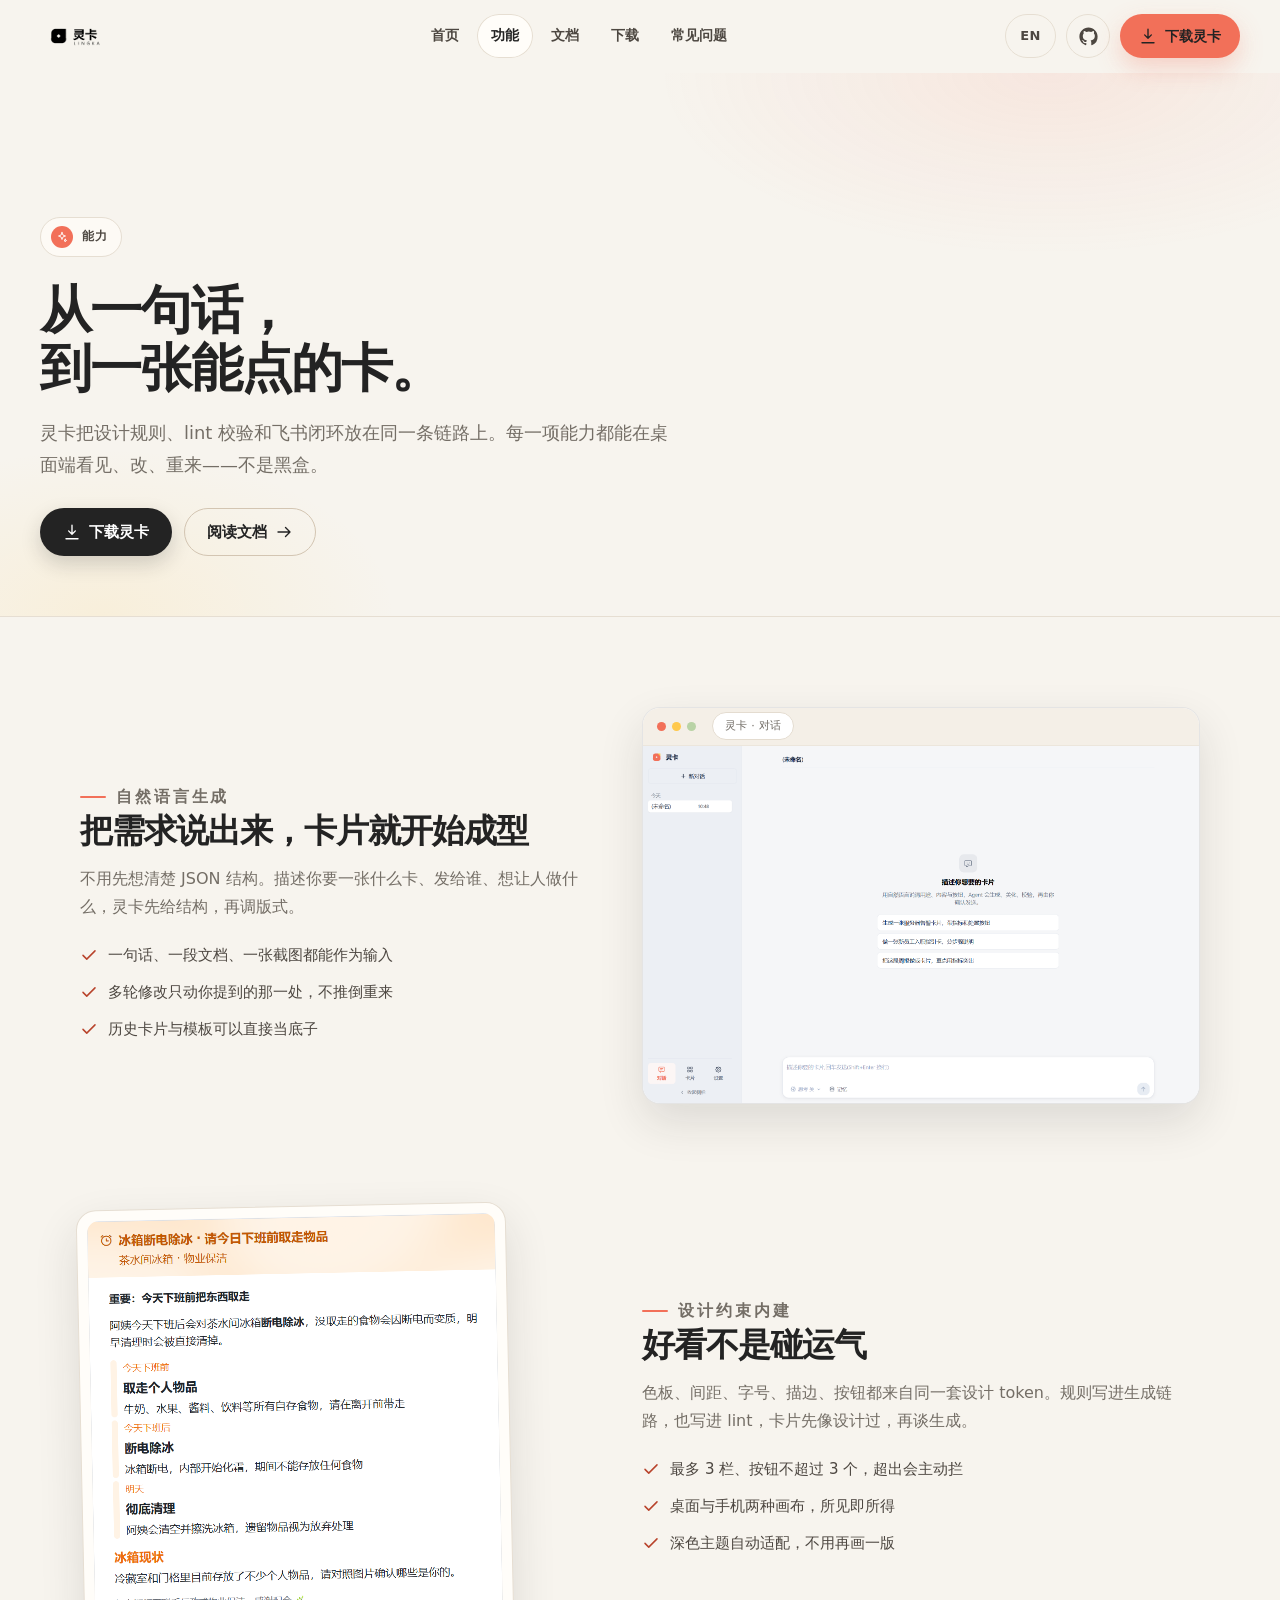
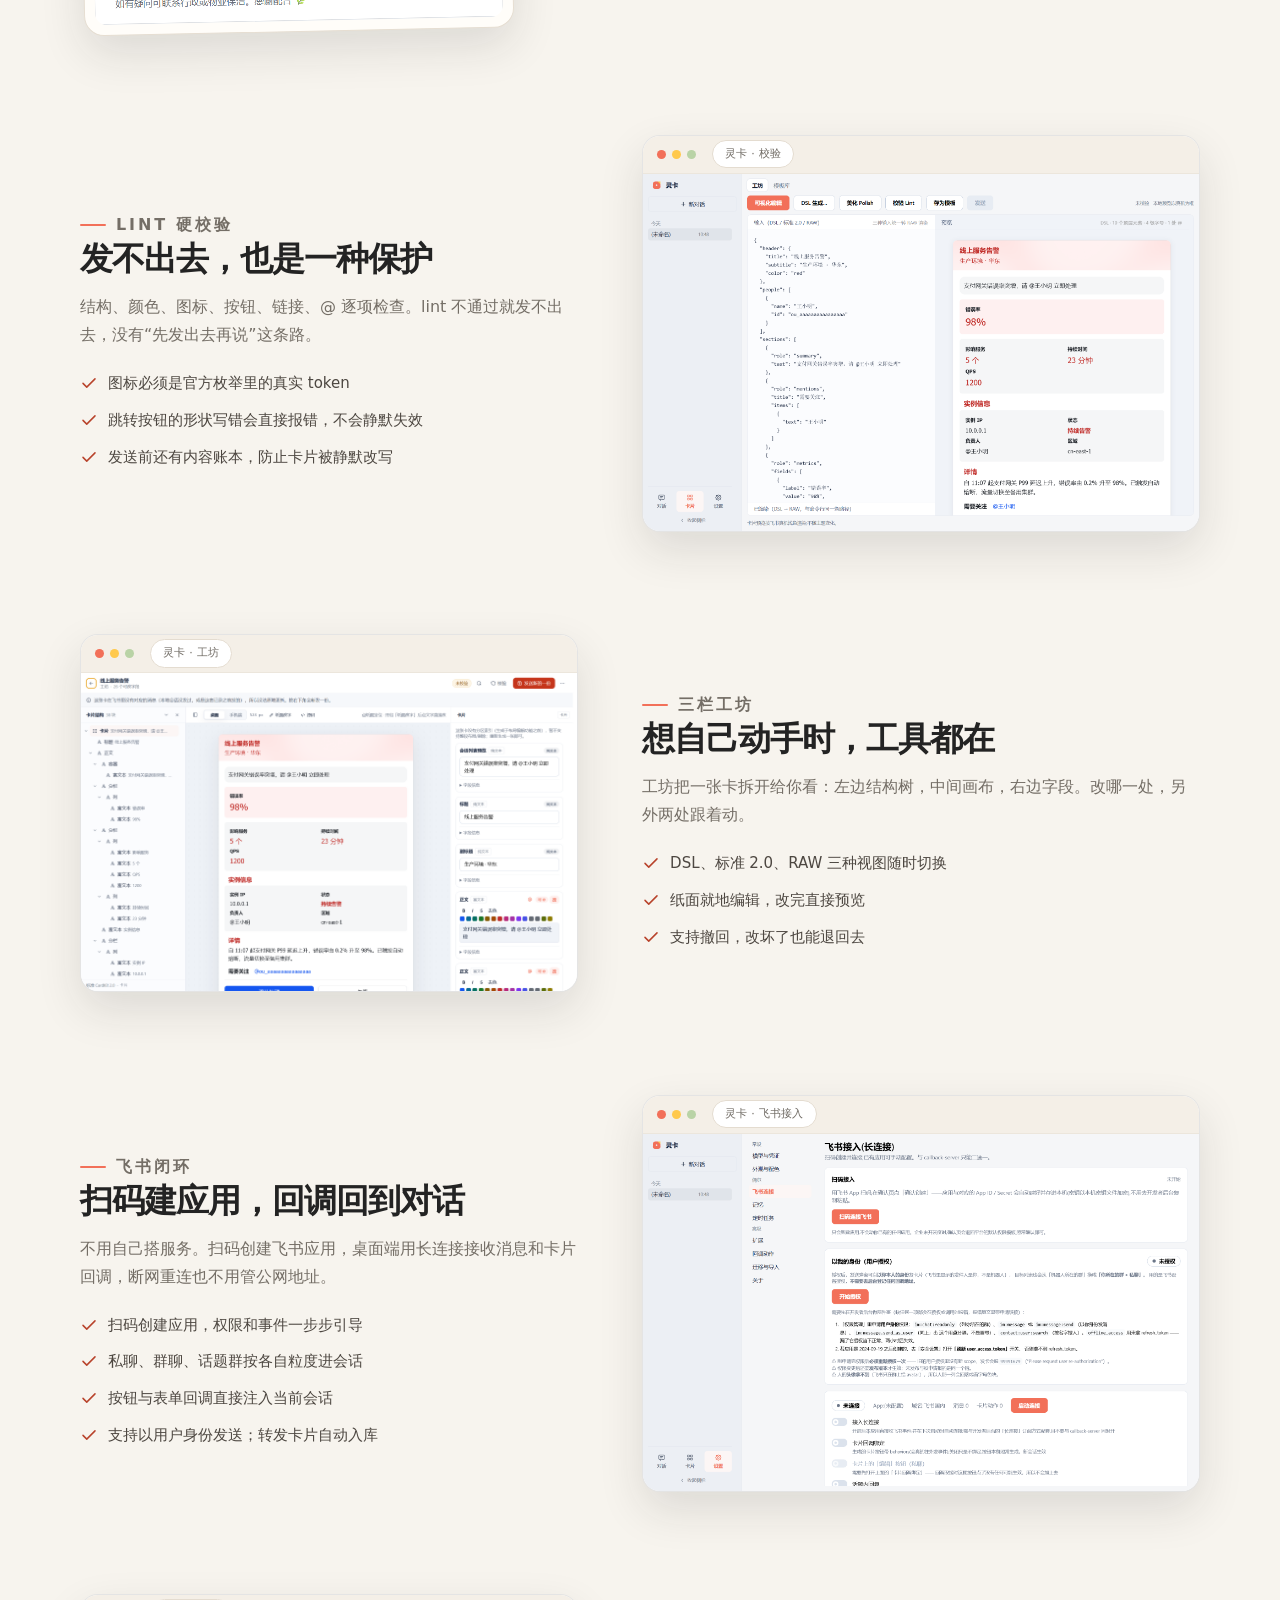
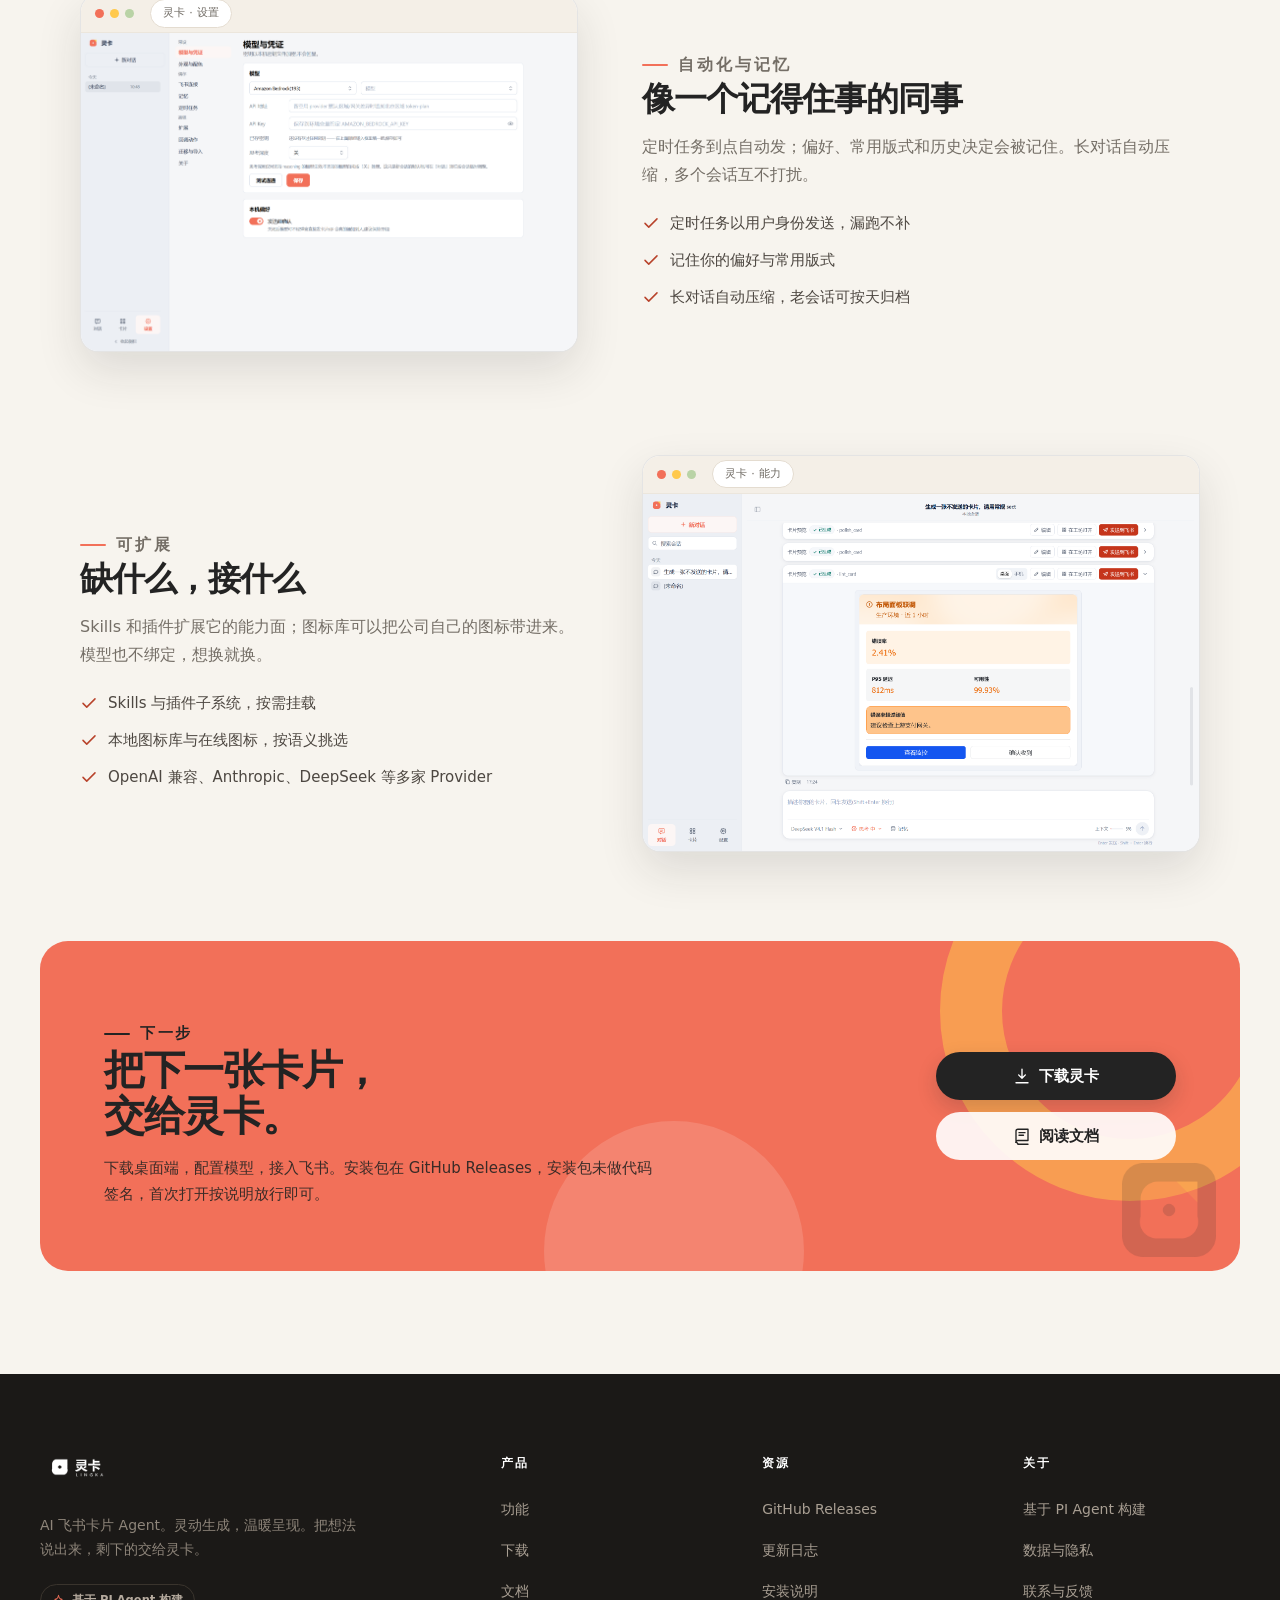
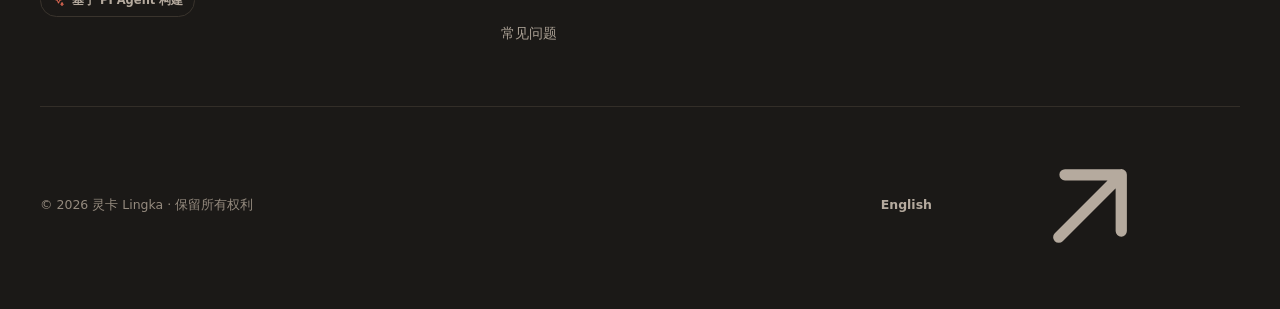
<file: features.html>
<!doctype html>
<html lang="zh-CN">
<head>
  <meta charset="utf-8">
  <meta name="viewport" content="width=device-width, initial-scale=1">
  <title>功能 · 灵卡 Lingka</title>
  <meta name="description" content="灵卡的能力：自然语言生成、设计约束、lint 硬校验、三栏工坊、飞书闭环、自动化与记忆、可扩展。">
  <meta name="theme-color" content="#f7f4ee">
  <meta property="og:type" content="website">
  <meta property="og:title" content="功能 · 灵卡 Lingka">
  <meta property="og:description" content="从一句话到一张能点的卡：生成、设计约束、lint、工坊、飞书闭环。">
  <meta property="og:image" content="https://xiakeming97.github.io/lingka-releases/assets/brand/og-cover.png">
  <meta property="og:image:width" content="877">
  <meta property="og:image:height" content="420">
  <meta name="twitter:card" content="summary_large_image">
  <link rel="icon" href="assets/brand/favicon.ico" sizes="48x48">
  <link rel="icon" href="assets/brand/favicon.svg" type="image/svg+xml">
  <link rel="apple-touch-icon" href="assets/brand/apple-touch-icon.png">
  <link rel="manifest" href="assets/brand/site.webmanifest">
  <link rel="canonical" href="https://xiakeming97.github.io/lingka-releases/features.html">
  <link rel="alternate" hreflang="zh-CN" href="https://xiakeming97.github.io/lingka-releases/features.html">
  <link rel="alternate" hreflang="en" href="https://xiakeming97.github.io/lingka-releases/en/features.html">
  <link rel="alternate" hreflang="x-default" href="https://xiakeming97.github.io/lingka-releases/features.html">
  <link rel="stylesheet" href="assets/css/site.css">
  <script>document.documentElement.classList.add("js");</script>
</head>
<body>
  <a class="skip-link" href="#main">跳到正文</a>

  <header class="site-header" id="site-header">
    <div class="container header-inner">
      <a class="brand" href="index.html" aria-label="灵卡 Lingka 首页">
        <img src="assets/brand/lingka-lockup-black-1200.png" width="1200" height="341" alt="灵卡 Lingka">
      </a>

      <nav class="nav" aria-label="主导航">
        <a href="index.html">首页</a>
        <a href="features.html" aria-current="page">功能</a>
        <a href="docs.html">文档</a>
        <a href="download.html">下载</a>
        <a href="faq.html">常见问题</a>
      </nav>

      <div class="header-actions">
        <a class="lang" href="en/features.html" hreflang="en" lang="en" aria-label="Switch to English">EN</a>
        <a class="icon-btn" href="https://github.com/Xiakeming97/lingka-releases" target="_blank" rel="noopener" aria-label="在 GitHub 查看灵卡发布页">
          <svg aria-hidden="true"><use href="assets/sprite.svg#i-github"/></svg>
        </a>
        <a class="btn btn-coral btn-sm header-download" href="download.html">
          <svg aria-hidden="true"><use href="assets/sprite.svg#i-download"/></svg>
          下载灵卡
        </a>
        <button class="nav-toggle" type="button" aria-label="打开导航" aria-expanded="false" aria-controls="mobile-nav">
          <svg aria-hidden="true"><use href="assets/sprite.svg#i-menu"/></svg>
        </button>
      </div>
    </div>
  </header>

  <div class="mobile-nav" id="mobile-nav" aria-hidden="true">
    <button class="nav-close" type="button" aria-label="关闭导航">
      <svg aria-hidden="true"><use href="assets/sprite.svg#i-close"/></svg>
    </button>
    <a class="mobile-link" href="index.html">首页 <svg aria-hidden="true"><use href="assets/sprite.svg#i-arrow-right"/></svg></a>
    <a class="mobile-link" href="features.html" aria-current="page">功能 <svg aria-hidden="true"><use href="assets/sprite.svg#i-arrow-right"/></svg></a>
    <a class="mobile-link" href="docs.html">文档 <svg aria-hidden="true"><use href="assets/sprite.svg#i-arrow-right"/></svg></a>
    <a class="mobile-link" href="download.html">下载 <svg aria-hidden="true"><use href="assets/sprite.svg#i-arrow-right"/></svg></a>
    <a class="mobile-link" href="faq.html">常见问题 <svg aria-hidden="true"><use href="assets/sprite.svg#i-arrow-right"/></svg></a>
    <div class="mobile-foot">
      <a class="btn btn-coral" href="download.html">
        <svg aria-hidden="true"><use href="assets/sprite.svg#i-download"/></svg>
        下载灵卡
      </a>
      <a class="btn btn-outline" href="https://github.com/Xiakeming97/lingka-releases" target="_blank" rel="noopener">
        <svg aria-hidden="true"><use href="assets/sprite.svg#i-github"/></svg>
        GitHub Releases
      </a>
      <a class="mobile-lang" href="en/features.html" hreflang="en" lang="en">English</a>
    </div>
  </div>

  <main id="main">
    <section class="page-hero" aria-labelledby="page-title">
      <div class="container">
        <p class="eyebrow">
          <span class="dot" aria-hidden="true"><svg><use href="assets/sprite.svg#i-spark"/></svg></span>
          能力
        </p>
        <h1 id="page-title">从一句话，<br>到一张能点的卡。</h1>
        <p class="lead">灵卡把设计规则、lint 校验和飞书闭环放在同一条链路上。每一项能力都能在桌面端看见、改、重来——不是黑盒。</p>
        <div class="hero-actions">
          <a class="btn btn-ink" href="download.html">
            <svg aria-hidden="true"><use href="assets/sprite.svg#i-download"/></svg>
            下载灵卡
          </a>
          <a class="btn btn-outline" href="docs.html">
            阅读文档
            <svg aria-hidden="true"><use href="assets/sprite.svg#i-arrow-right"/></svg>
          </a>
        </div>
      </div>
    </section>

    <section class="section">
      <div class="container features-list">
        <article class="feature-row" aria-labelledby="f1">
          <div class="feature-copy">
            <p class="kicker">自然语言生成</p>
            <h2 id="f1">把需求说出来，卡片就开始成型</h2>
            <p>不用先想清楚 JSON 结构。描述你要一张什么卡、发给谁、想让人做什么，灵卡先给结构，再调版式。</p>
            <ul class="feature-points">
              <li><svg aria-hidden="true"><use href="assets/sprite.svg#i-check"/></svg>一句话、一段文档、一张截图都能作为输入</li>
              <li><svg aria-hidden="true"><use href="assets/sprite.svg#i-check"/></svg>多轮修改只动你提到的那一处，不推倒重来</li>
              <li><svg aria-hidden="true"><use href="assets/sprite.svg#i-check"/></svg>历史卡片与模板可以直接当底子</li>
            </ul>
          </div>
          <div class="feature-media">
            <figure class="window" style="margin:0">
              <div class="window-bar" aria-hidden="true">
                <span class="dot"></span><span class="dot"></span><span class="dot"></span>
                <span class="window-url">灵卡 · 对话</span>
              </div>
              <img src="assets/screens/01-chat.png" width="2019" height="1296" loading="lazy" decoding="async"
                   alt="灵卡对话页：左侧会话列表，右侧是 AI 对话与卡片生成区域">
            </figure>
          </div>
        </article>

        <article class="feature-row is-reverse" aria-labelledby="f2">
          <div class="feature-copy">
            <p class="kicker">设计约束内建</p>
            <h2 id="f2">好看不是碰运气</h2>
            <p>色板、间距、字号、描边、按钮都来自同一套设计 token。规则写进生成链路，也写进 lint，卡片先像设计过，再谈生成。</p>
            <ul class="feature-points">
              <li><svg aria-hidden="true"><use href="assets/sprite.svg#i-check"/></svg>最多 3 栏、按钮不超过 3 个，超出会主动拦</li>
              <li><svg aria-hidden="true"><use href="assets/sprite.svg#i-check"/></svg>桌面与手机两种画布，所见即所得</li>
              <li><svg aria-hidden="true"><use href="assets/sprite.svg#i-check"/></svg>深色主题自动适配，不用再画一版</li>
            </ul>
          </div>
          <div class="feature-media">
            <figure class="card-shot" style="margin:0">
              <img src="assets/screens/card-after.png" width="792" height="785" loading="lazy" decoding="async"
                   alt="一张完整的飞书卡片：图标标题、正文说明、指标分栏与底部操作按钮">
            </figure>
          </div>
        </article>

        <article class="feature-row" aria-labelledby="f3">
          <div class="feature-copy">
            <p class="kicker">lint 硬校验</p>
            <h2 id="f3">发不出去，也是一种保护</h2>
            <p>结构、颜色、图标、按钮、链接、@ 逐项检查。lint 不通过就发不出去，没有“先发出去再说”这条路。</p>
            <ul class="feature-points">
              <li><svg aria-hidden="true"><use href="assets/sprite.svg#i-check"/></svg>图标必须是官方枚举里的真实 token</li>
              <li><svg aria-hidden="true"><use href="assets/sprite.svg#i-check"/></svg>跳转按钮的形状写错会直接报错，不会静默失效</li>
              <li><svg aria-hidden="true"><use href="assets/sprite.svg#i-check"/></svg>发送前还有内容账本，防止卡片被静默改写</li>
            </ul>
          </div>
          <div class="feature-media">
            <figure class="window" style="margin:0">
              <div class="window-bar" aria-hidden="true">
                <span class="dot"></span><span class="dot"></span><span class="dot"></span>
                <span class="window-url">灵卡 · 校验</span>
              </div>
              <img src="assets/screens/02-studio.png" width="2019" height="1296" loading="lazy" decoding="async"
                   alt="灵卡卡片工坊界面：卡片预览、结构与校验结果">
            </figure>
          </div>
        </article>

        <article class="feature-row is-reverse" aria-labelledby="f4">
          <div class="feature-copy">
            <p class="kicker">三栏工坊</p>
            <h2 id="f4">想自己动手时，工具都在</h2>
            <p>工坊把一张卡拆开给你看：左边结构树，中间画布，右边字段。改哪一处，另外两处跟着动。</p>
            <ul class="feature-points">
              <li><svg aria-hidden="true"><use href="assets/sprite.svg#i-check"/></svg>DSL、标准 2.0、RAW 三种视图随时切换</li>
              <li><svg aria-hidden="true"><use href="assets/sprite.svg#i-check"/></svg>纸面就地编辑，改完直接预览</li>
              <li><svg aria-hidden="true"><use href="assets/sprite.svg#i-check"/></svg>支持撤回，改坏了也能退回去</li>
            </ul>
          </div>
          <div class="feature-media">
            <figure class="window" style="margin:0">
              <div class="window-bar" aria-hidden="true">
                <span class="dot"></span><span class="dot"></span><span class="dot"></span>
                <span class="window-url">灵卡 · 工坊</span>
              </div>
              <img src="assets/screens/128-studio-editor.png" width="2019" height="1296" loading="lazy" decoding="async"
                   alt="灵卡卡片工坊：三栏布局，左侧结构树、中间卡片画布、右侧字段编辑器">
            </figure>
          </div>
        </article>

        <article class="feature-row" aria-labelledby="f5">
          <div class="feature-copy">
            <p class="kicker">飞书闭环</p>
            <h2 id="f5">扫码建应用，回调回到对话</h2>
            <p>不用自己搭服务。扫码创建飞书应用，桌面端用长连接接收消息和卡片回调，断网重连也不用管公网地址。</p>
            <ul class="feature-points">
              <li><svg aria-hidden="true"><use href="assets/sprite.svg#i-check"/></svg>扫码创建应用，权限和事件一步步引导</li>
              <li><svg aria-hidden="true"><use href="assets/sprite.svg#i-check"/></svg>私聊、群聊、话题群按各自粒度进会话</li>
              <li><svg aria-hidden="true"><use href="assets/sprite.svg#i-check"/></svg>按钮与表单回调直接注入当前会话</li>
              <li><svg aria-hidden="true"><use href="assets/sprite.svg#i-check"/></svg>支持以用户身份发送；转发卡片自动入库</li>
            </ul>
          </div>
          <div class="feature-media">
            <figure class="window" style="margin:0">
              <div class="window-bar" aria-hidden="true">
                <span class="dot"></span><span class="dot"></span><span class="dot"></span>
                <span class="window-url">灵卡 · 飞书接入</span>
              </div>
              <img src="assets/screens/05-feishu.png" width="2019" height="1296" loading="lazy" decoding="async"
                   alt="灵卡飞书接入设置页：应用凭证、长连接状态与回调绑定开关">
            </figure>
          </div>
        </article>

        <article class="feature-row is-reverse" aria-labelledby="f6">
          <div class="feature-copy">
            <p class="kicker">自动化与记忆</p>
            <h2 id="f6">像一个记得住事的同事</h2>
            <p>定时任务到点自动发；偏好、常用版式和历史决定会被记住。长对话自动压缩，多个会话互不打扰。</p>
            <ul class="feature-points">
              <li><svg aria-hidden="true"><use href="assets/sprite.svg#i-check"/></svg>定时任务以用户身份发送，漏跑不补</li>
              <li><svg aria-hidden="true"><use href="assets/sprite.svg#i-check"/></svg>记住你的偏好与常用版式</li>
              <li><svg aria-hidden="true"><use href="assets/sprite.svg#i-check"/></svg>长对话自动压缩，老会话可按天归档</li>
            </ul>
          </div>
          <div class="feature-media">
            <figure class="window" style="margin:0">
              <div class="window-bar" aria-hidden="true">
                <span class="dot"></span><span class="dot"></span><span class="dot"></span>
                <span class="window-url">灵卡 · 设置</span>
              </div>
              <img src="assets/screens/04-settings.png" width="2019" height="1296" loading="lazy" decoding="async"
                   alt="灵卡设置页：模型 Provider、模型 id、API Key 与思考深度配置">
            </figure>
          </div>
        </article>

        <article class="feature-row" aria-labelledby="f7">
          <div class="feature-copy">
            <p class="kicker">可扩展</p>
            <h2 id="f7">缺什么，接什么</h2>
            <p>Skills 和插件扩展它的能力面；图标库可以把公司自己的图标带进来。模型也不绑定，想换就换。</p>
            <ul class="feature-points">
              <li><svg aria-hidden="true"><use href="assets/sprite.svg#i-check"/></svg>Skills 与插件子系统，按需挂载</li>
              <li><svg aria-hidden="true"><use href="assets/sprite.svg#i-check"/></svg>本地图标库与在线图标，按语义挑选</li>
              <li><svg aria-hidden="true"><use href="assets/sprite.svg#i-check"/></svg>OpenAI 兼容、Anthropic、DeepSeek 等多家 Provider</li>
            </ul>
          </div>
          <div class="feature-media">
            <figure class="window" style="margin:0">
              <div class="window-bar" aria-hidden="true">
                <span class="dot"></span><span class="dot"></span><span class="dot"></span>
                <span class="window-url">灵卡 · 能力</span>
              </div>
              <img src="assets/screens/80-layout-card.png" width="2019" height="1296" loading="lazy" decoding="async"
                   alt="灵卡对话页：一句需求直接生成带版式的飞书卡片">
            </figure>
          </div>
        </article>
      </div>
    </section>

    <section class="download-wrap" aria-labelledby="cta-title">
      <div class="container">
        <div class="download-band">
          <img class="download-mark" src="assets/brand/lingka-symbol-app-icon-512.png" width="512" height="512" alt="" aria-hidden="true">
          <div class="download-inner">
            <div>
              <p class="kicker">下一步</p>
              <h2 id="cta-title">把下一张卡片，<br>交给灵卡。</h2>
              <p>下载桌面端，配置模型，接入飞书。安装包在 GitHub Releases，安装包未做代码签名，首次打开按说明放行即可。</p>
            </div>
            <div class="download-actions">
              <a class="btn btn-ink" href="download.html">
                <svg aria-hidden="true"><use href="assets/sprite.svg#i-download"/></svg>
                下载灵卡
              </a>
              <a class="btn btn-light" href="docs.html">
                <svg aria-hidden="true"><use href="assets/sprite.svg#i-book"/></svg>
                阅读文档
              </a>
            </div>
          </div>
        </div>
      </div>
    </section>
  </main>

  <footer class="site-footer">
    <div class="container">
      <div class="footer-top">
        <div class="footer-brand">
          <img src="assets/brand/lingka-lockup-white-1200.png" width="1200" height="341" alt="灵卡 Lingka">
          <p>AI 飞书卡片 Agent。灵动生成，温暖呈现。把想法说出来，剩下的交给灵卡。</p>
          <span class="footer-badge"><svg aria-hidden="true"><use href="assets/sprite.svg#i-spark"/></svg>基于 PI Agent 构建</span>
        </div>

        <div class="footer-col">
          <h3>产品</h3>
          <a href="features.html">功能</a>
          <a href="download.html">下载</a>
          <a href="docs.html">文档</a>
          <a href="faq.html">常见问题</a>
        </div>

        <div class="footer-col">
          <h3>资源</h3>
          <a href="https://github.com/Xiakeming97/lingka-releases" target="_blank" rel="noopener">GitHub Releases</a>
          <a href="https://github.com/Xiakeming97/lingka-releases/releases/latest" target="_blank" rel="noopener">更新日志</a>
          <a href="download.html#install">安装说明</a>
        </div>

        <div class="footer-col">
          <h3>关于</h3>
          <a href="index.html#features">基于 PI Agent 构建</a>
          <a href="docs.html#data">数据与隐私</a>
          <a href="https://github.com/Xiakeming97/lingka-releases" target="_blank" rel="noopener">联系与反馈</a>
        </div>
      </div>

      <div class="footer-bottom">
        <span>© 2026 灵卡 Lingka · 保留所有权利</span>
        <a class="footer-lang" href="en/features.html" hreflang="en" lang="en">English <svg aria-hidden="true"><use href="assets/sprite.svg#i-arrow-up-right"/></svg></a>
      </div>
    </div>
  </footer>

  <script src="assets/js/site.js" defer></script>
</body>
</html>
</file>
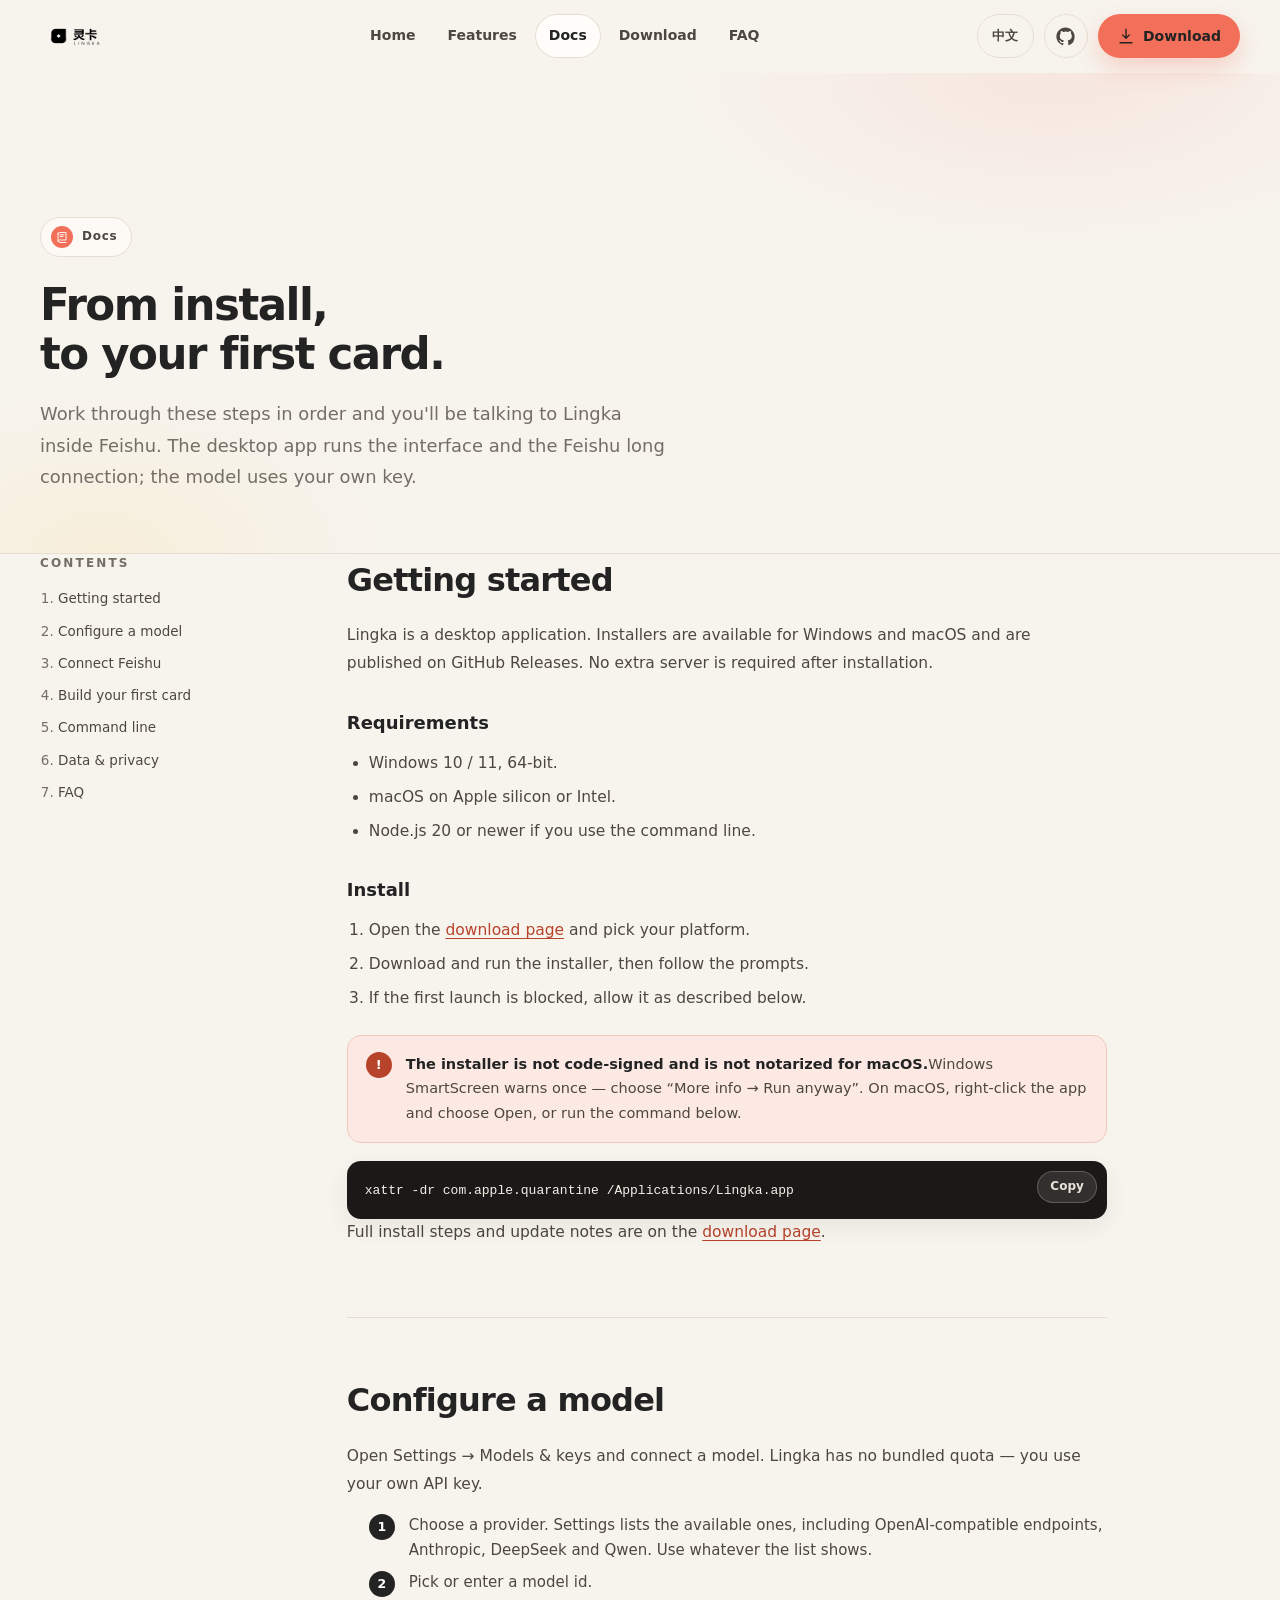
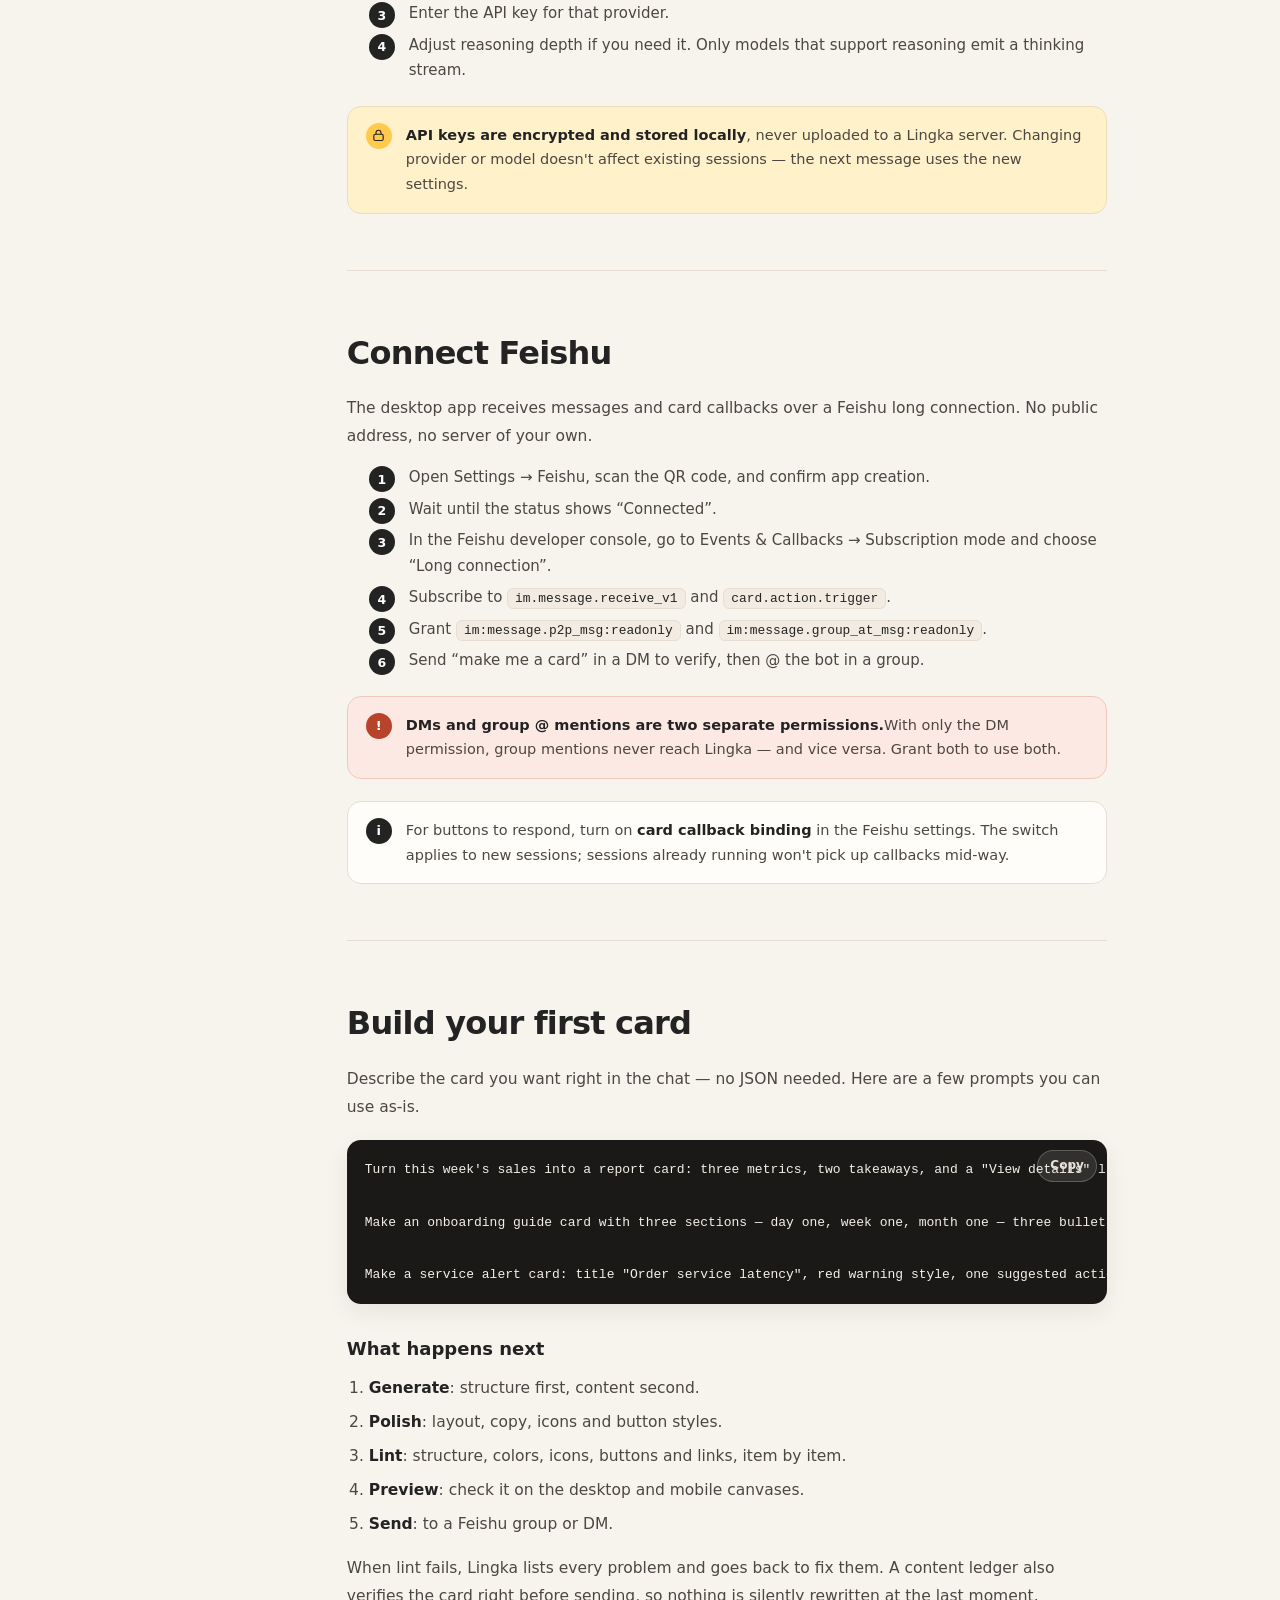
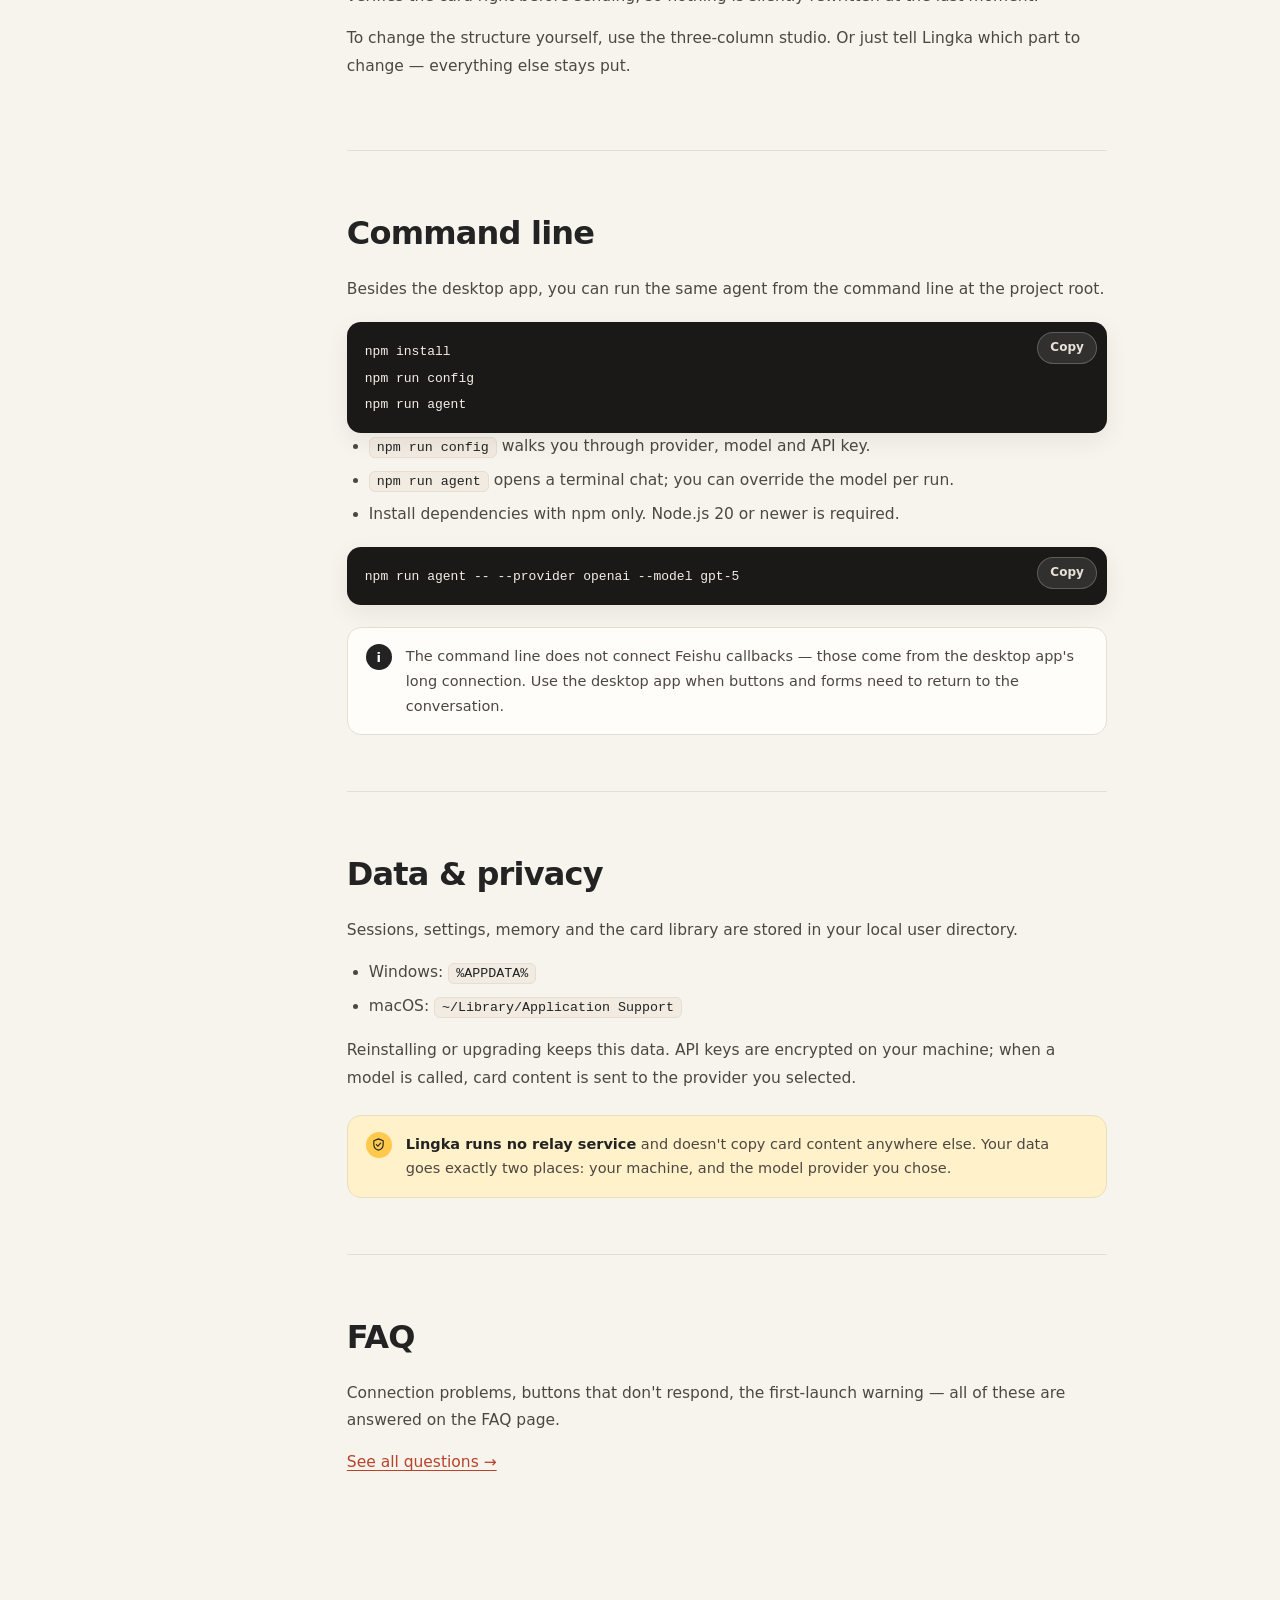
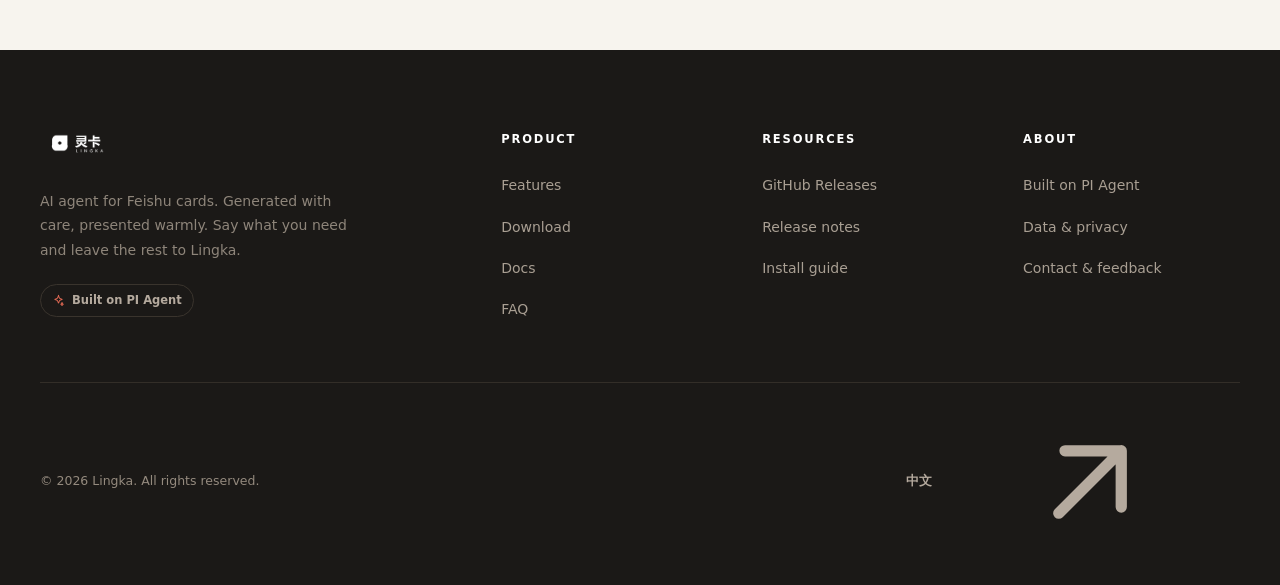
<file: en/docs.html>
<!doctype html>
<html lang="en">
<head>
  <meta charset="utf-8">
  <meta name="viewport" content="width=device-width, initial-scale=1">
  <title>Docs · Lingka</title>
  <meta name="description" content="Lingka docs: install, configure a model, connect Feishu, build your first card, use the CLI, and where your data lives.">
  <meta name="theme-color" content="#f7f4ee">
  <meta property="og:type" content="website">
  <meta property="og:title" content="Docs · Lingka">
  <meta property="og:description" content="From install to your first card: model setup, Feishu connection, CLI and data notes.">
  <meta property="og:image" content="https://xiakeming97.github.io/lingka-releases/assets/brand/og-cover.png">
  <meta property="og:image:width" content="877">
  <meta property="og:image:height" content="420">
  <meta name="twitter:card" content="summary_large_image">
  <link rel="icon" href="../assets/brand/favicon.ico" sizes="48x48">
  <link rel="icon" href="../assets/brand/favicon.svg" type="image/svg+xml">
  <link rel="apple-touch-icon" href="../assets/brand/apple-touch-icon.png">
  <link rel="manifest" href="../assets/brand/site.webmanifest">
  <link rel="canonical" href="https://xiakeming97.github.io/lingka-releases/en/docs.html">
  <link rel="alternate" hreflang="zh-CN" href="https://xiakeming97.github.io/lingka-releases/docs.html">
  <link rel="alternate" hreflang="en" href="https://xiakeming97.github.io/lingka-releases/en/docs.html">
  <link rel="alternate" hreflang="x-default" href="https://xiakeming97.github.io/lingka-releases/docs.html">
  <link rel="stylesheet" href="../assets/css/site.css">
  <script>document.documentElement.classList.add("js");</script>
</head>
<body>
  <a class="skip-link" href="#main">Skip to content</a>

  <header class="site-header" id="site-header">
    <div class="container header-inner">
      <a class="brand" href="index.html" aria-label="Lingka home">
        <img src="../assets/brand/lingka-lockup-black-1200.png" width="1200" height="341" alt="Lingka">
      </a>

      <nav class="nav" aria-label="Main">
        <a href="index.html">Home</a>
        <a href="features.html">Features</a>
        <a href="docs.html" aria-current="page">Docs</a>
        <a href="download.html">Download</a>
        <a href="faq.html">FAQ</a>
      </nav>

      <div class="header-actions">
        <a class="lang" href="../docs.html" hreflang="zh-CN" lang="zh-CN" aria-label="切换到中文">中文</a>
        <a class="icon-btn" href="https://github.com/Xiakeming97/lingka-releases" target="_blank" rel="noopener" aria-label="Lingka releases on GitHub">
          <svg aria-hidden="true"><use href="../assets/sprite.svg#i-github"/></svg>
        </a>
        <a class="btn btn-coral btn-sm header-download" href="download.html">
          <svg aria-hidden="true"><use href="../assets/sprite.svg#i-download"/></svg>
          Download
        </a>
        <button class="nav-toggle" type="button" aria-label="Open menu" aria-expanded="false" aria-controls="mobile-nav">
          <svg aria-hidden="true"><use href="../assets/sprite.svg#i-menu"/></svg>
        </button>
      </div>
    </div>
  </header>

  <div class="mobile-nav" id="mobile-nav" aria-hidden="true">
    <button class="nav-close" type="button" aria-label="Close menu">
      <svg aria-hidden="true"><use href="../assets/sprite.svg#i-close"/></svg>
    </button>
    <a class="mobile-link" href="index.html">Home <svg aria-hidden="true"><use href="../assets/sprite.svg#i-arrow-right"/></svg></a>
    <a class="mobile-link" href="features.html">Features <svg aria-hidden="true"><use href="../assets/sprite.svg#i-arrow-right"/></svg></a>
    <a class="mobile-link" href="docs.html" aria-current="page">Docs <svg aria-hidden="true"><use href="../assets/sprite.svg#i-arrow-right"/></svg></a>
    <a class="mobile-link" href="download.html">Download <svg aria-hidden="true"><use href="../assets/sprite.svg#i-arrow-right"/></svg></a>
    <a class="mobile-link" href="faq.html">FAQ <svg aria-hidden="true"><use href="../assets/sprite.svg#i-arrow-right"/></svg></a>
    <div class="mobile-foot">
      <a class="btn btn-coral" href="download.html">
        <svg aria-hidden="true"><use href="../assets/sprite.svg#i-download"/></svg>
        Download Lingka
      </a>
      <a class="btn btn-outline" href="https://github.com/Xiakeming97/lingka-releases" target="_blank" rel="noopener">
        <svg aria-hidden="true"><use href="../assets/sprite.svg#i-github"/></svg>
        GitHub Releases
      </a>
      <a class="mobile-lang" href="../docs.html" hreflang="zh-CN" lang="zh-CN">中文</a>
    </div>
  </div>

  <main id="main">
    <section class="page-hero" aria-labelledby="page-title">
      <div class="container">
        <p class="eyebrow">
          <span class="dot" aria-hidden="true"><svg><use href="../assets/sprite.svg#i-book"/></svg></span>
          Docs
        </p>
        <h1 id="page-title">From install,<br>to your first card.</h1>
        <p class="lead">Work through these steps in order and you'll be talking to Lingka inside Feishu. The desktop app runs the interface and the Feishu long connection; the model uses your own key.</p>
      </div>
    </section>

    <div class="container doc-layout">
      <aside class="doc-toc" aria-labelledby="toc-title">
        <h2 id="toc-title">Contents</h2>
        <ol>
          <li><a href="#install">Getting started</a></li>
          <li><a href="#model">Configure a model</a></li>
          <li><a href="#feishu">Connect Feishu</a></li>
          <li><a href="#first-card">Build your first card</a></li>
          <li><a href="#cli">Command line</a></li>
          <li><a href="#data">Data &amp; privacy</a></li>
          <li><a href="#faq">FAQ</a></li>
        </ol>
      </aside>

      <article class="doc-body">
        <section class="doc-section" id="install" aria-labelledby="install-title">
          <h2 id="install-title">Getting started</h2>
          <p>Lingka is a desktop application. Installers are available for Windows and macOS and are published on GitHub Releases. No extra server is required after installation.</p>

          <h3>Requirements</h3>
          <ul>
            <li>Windows 10 / 11, 64-bit.</li>
            <li>macOS on Apple silicon or Intel.</li>
            <li>Node.js 20 or newer if you use the command line.</li>
          </ul>

          <h3>Install</h3>
          <ol>
            <li>Open the <a href="download.html">download page</a> and pick your platform.</li>
            <li>Download and run the installer, then follow the prompts.</li>
            <li>If the first launch is blocked, allow it as described below.</li>
          </ol>

          <div class="callout callout-warn">
            <span class="callout-mark" aria-hidden="true">!</span>
            <div>
              <p><strong>The installer is not code-signed and is not notarized for macOS.</strong>Windows SmartScreen warns once — choose “More info → Run anyway”. On macOS, right-click the app and choose Open, or run the command below.</p>
            </div>
          </div>

          <div class="code-block">
            <button class="copy-btn" type="button" data-copy data-copy-label="Copy">Copy</button>
            <pre><code>xattr -dr com.apple.quarantine /Applications/Lingka.app</code></pre>
          </div>

          <p>Full install steps and update notes are on the <a href="download.html#install">download page</a>.</p>
        </section>

        <section class="doc-section" id="model" aria-labelledby="model-title">
          <h2 id="model-title">Configure a model</h2>
          <p>Open Settings → Models &amp; keys and connect a model. Lingka has no bundled quota — you use your own API key.</p>
          <ol class="doc-steps">
            <li>Choose a provider. Settings lists the available ones, including OpenAI-compatible endpoints, Anthropic, DeepSeek and Qwen. Use whatever the list shows.</li>
            <li>Pick or enter a model id.</li>
            <li>Enter the API key for that provider.</li>
            <li>Adjust reasoning depth if you need it. Only models that support reasoning emit a thinking stream.</li>
          </ol>

          <div class="callout callout-tip">
            <span class="callout-mark" aria-hidden="true"><svg><use href="../assets/sprite.svg#i-lock"/></svg></span>
            <div>
              <p><strong>API keys are encrypted and stored locally</strong>, never uploaded to a Lingka server. Changing provider or model doesn't affect existing sessions — the next message uses the new settings.</p>
            </div>
          </div>
        </section>

        <section class="doc-section" id="feishu" aria-labelledby="feishu-title">
          <h2 id="feishu-title">Connect Feishu</h2>
          <p>The desktop app receives messages and card callbacks over a Feishu long connection. No public address, no server of your own.</p>
          <ol class="doc-steps">
            <li>Open Settings → Feishu, scan the QR code, and confirm app creation.</li>
            <li>Wait until the status shows “Connected”.</li>
            <li>In the Feishu developer console, go to Events &amp; Callbacks → Subscription mode and choose “Long connection”.</li>
            <li>Subscribe to <code>im.message.receive_v1</code> and <code>card.action.trigger</code>.</li>
            <li>Grant <code>im:message.p2p_msg:readonly</code> and <code>im:message.group_at_msg:readonly</code>.</li>
            <li>Send “make me a card” in a DM to verify, then @ the bot in a group.</li>
          </ol>

          <div class="callout callout-warn">
            <span class="callout-mark" aria-hidden="true">!</span>
            <div>
              <p><strong>DMs and group @ mentions are two separate permissions.</strong>With only the DM permission, group mentions never reach Lingka — and vice versa. Grant both to use both.</p>
            </div>
          </div>

          <div class="callout">
            <span class="callout-mark" aria-hidden="true">i</span>
            <div>
              <p>For buttons to respond, turn on <strong>card callback binding</strong> in the Feishu settings. The switch applies to new sessions; sessions already running won't pick up callbacks mid-way.</p>
            </div>
          </div>
        </section>

        <section class="doc-section" id="first-card" aria-labelledby="first-title">
          <h2 id="first-title">Build your first card</h2>
          <p>Describe the card you want right in the chat — no JSON needed. Here are a few prompts you can use as-is.</p>

          <div class="code-block">
            <button class="copy-btn" type="button" data-copy data-copy-label="Copy">Copy</button>
            <pre><code>Turn this week's sales into a report card: three metrics, two takeaways, and a "View details" link button at the bottom.

Make an onboarding guide card with three sections — day one, week one, month one — three bullets each.

Make a service alert card: title "Order service latency", red warning style, one suggested action and two buttons (Retry / View logs).</code></pre>
          </div>

          <h3>What happens next</h3>
          <ol>
            <li><strong>Generate</strong>: structure first, content second.</li>
            <li><strong>Polish</strong>: layout, copy, icons and button styles.</li>
            <li><strong>Lint</strong>: structure, colors, icons, buttons and links, item by item.</li>
            <li><strong>Preview</strong>: check it on the desktop and mobile canvases.</li>
            <li><strong>Send</strong>: to a Feishu group or DM.</li>
          </ol>
          <p>When lint fails, Lingka lists every problem and goes back to fix them. A content ledger also verifies the card right before sending, so nothing is silently rewritten at the last moment.</p>
          <p>To change the structure yourself, use the three-column studio. Or just tell Lingka which part to change — everything else stays put.</p>
        </section>

        <section class="doc-section" id="cli" aria-labelledby="cli-title">
          <h2 id="cli-title">Command line</h2>
          <p>Besides the desktop app, you can run the same agent from the command line at the project root.</p>

          <div class="code-block">
            <button class="copy-btn" type="button" data-copy data-copy-label="Copy">Copy</button>
            <pre><code>npm install
npm run config
npm run agent</code></pre>
          </div>

          <ul>
            <li><code>npm run config</code> walks you through provider, model and API key.</li>
            <li><code>npm run agent</code> opens a terminal chat; you can override the model per run.</li>
            <li>Install dependencies with npm only. Node.js 20 or newer is required.</li>
          </ul>

          <div class="code-block">
            <button class="copy-btn" type="button" data-copy data-copy-label="Copy">Copy</button>
            <pre><code>npm run agent -- --provider openai --model gpt-5</code></pre>
          </div>

          <div class="callout">
            <span class="callout-mark" aria-hidden="true">i</span>
            <div>
              <p>The command line does not connect Feishu callbacks — those come from the desktop app's long connection. Use the desktop app when buttons and forms need to return to the conversation.</p>
            </div>
          </div>
        </section>

        <section class="doc-section" id="data" aria-labelledby="data-title">
          <h2 id="data-title">Data &amp; privacy</h2>
          <p>Sessions, settings, memory and the card library are stored in your local user directory.</p>
          <ul>
            <li>Windows: <code>%APPDATA%</code></li>
            <li>macOS: <code>~/Library/Application Support</code></li>
          </ul>
          <p>Reinstalling or upgrading keeps this data. API keys are encrypted on your machine; when a model is called, card content is sent to the provider you selected.</p>
          <div class="callout callout-tip">
            <span class="callout-mark" aria-hidden="true"><svg><use href="../assets/sprite.svg#i-shield"/></svg></span>
            <div>
              <p><strong>Lingka runs no relay service</strong> and doesn't copy card content anywhere else. Your data goes exactly two places: your machine, and the model provider you chose.</p>
            </div>
          </div>
        </section>

        <section class="doc-section" id="faq" aria-labelledby="faq-title">
          <h2 id="faq-title">FAQ</h2>
          <p>Connection problems, buttons that don't respond, the first-launch warning — all of these are answered on the FAQ page.</p>
          <p><a href="faq.html">See all questions →</a></p>
        </section>
      </article>
    </div>
  </main>

  <footer class="site-footer">
    <div class="container">
      <div class="footer-top">
        <div class="footer-brand">
          <img src="../assets/brand/lingka-lockup-white-1200.png" width="1200" height="341" alt="Lingka">
          <p>AI agent for Feishu cards. Generated with care, presented warmly. Say what you need and leave the rest to Lingka.</p>
          <span class="footer-badge"><svg aria-hidden="true"><use href="../assets/sprite.svg#i-spark"/></svg>Built on PI Agent</span>
        </div>

        <div class="footer-col">
          <h3>Product</h3>
          <a href="features.html">Features</a>
          <a href="download.html">Download</a>
          <a href="docs.html">Docs</a>
          <a href="faq.html">FAQ</a>
        </div>

        <div class="footer-col">
          <h3>Resources</h3>
          <a href="https://github.com/Xiakeming97/lingka-releases" target="_blank" rel="noopener">GitHub Releases</a>
          <a href="https://github.com/Xiakeming97/lingka-releases/releases/latest" target="_blank" rel="noopener">Release notes</a>
          <a href="download.html#install">Install guide</a>
        </div>

        <div class="footer-col">
          <h3>About</h3>
          <a href="index.html#features">Built on PI Agent</a>
          <a href="docs.html#data">Data &amp; privacy</a>
          <a href="https://github.com/Xiakeming97/lingka-releases" target="_blank" rel="noopener">Contact &amp; feedback</a>
        </div>
      </div>

      <div class="footer-bottom">
        <span>© 2026 Lingka. All rights reserved.</span>
        <a class="footer-lang" href="../docs.html" hreflang="zh-CN" lang="zh-CN">中文 <svg aria-hidden="true"><use href="../assets/sprite.svg#i-arrow-up-right"/></svg></a>
      </div>
    </div>
  </footer>

  <script src="../assets/js/site.js" defer></script>
</body>
</html>
</file>
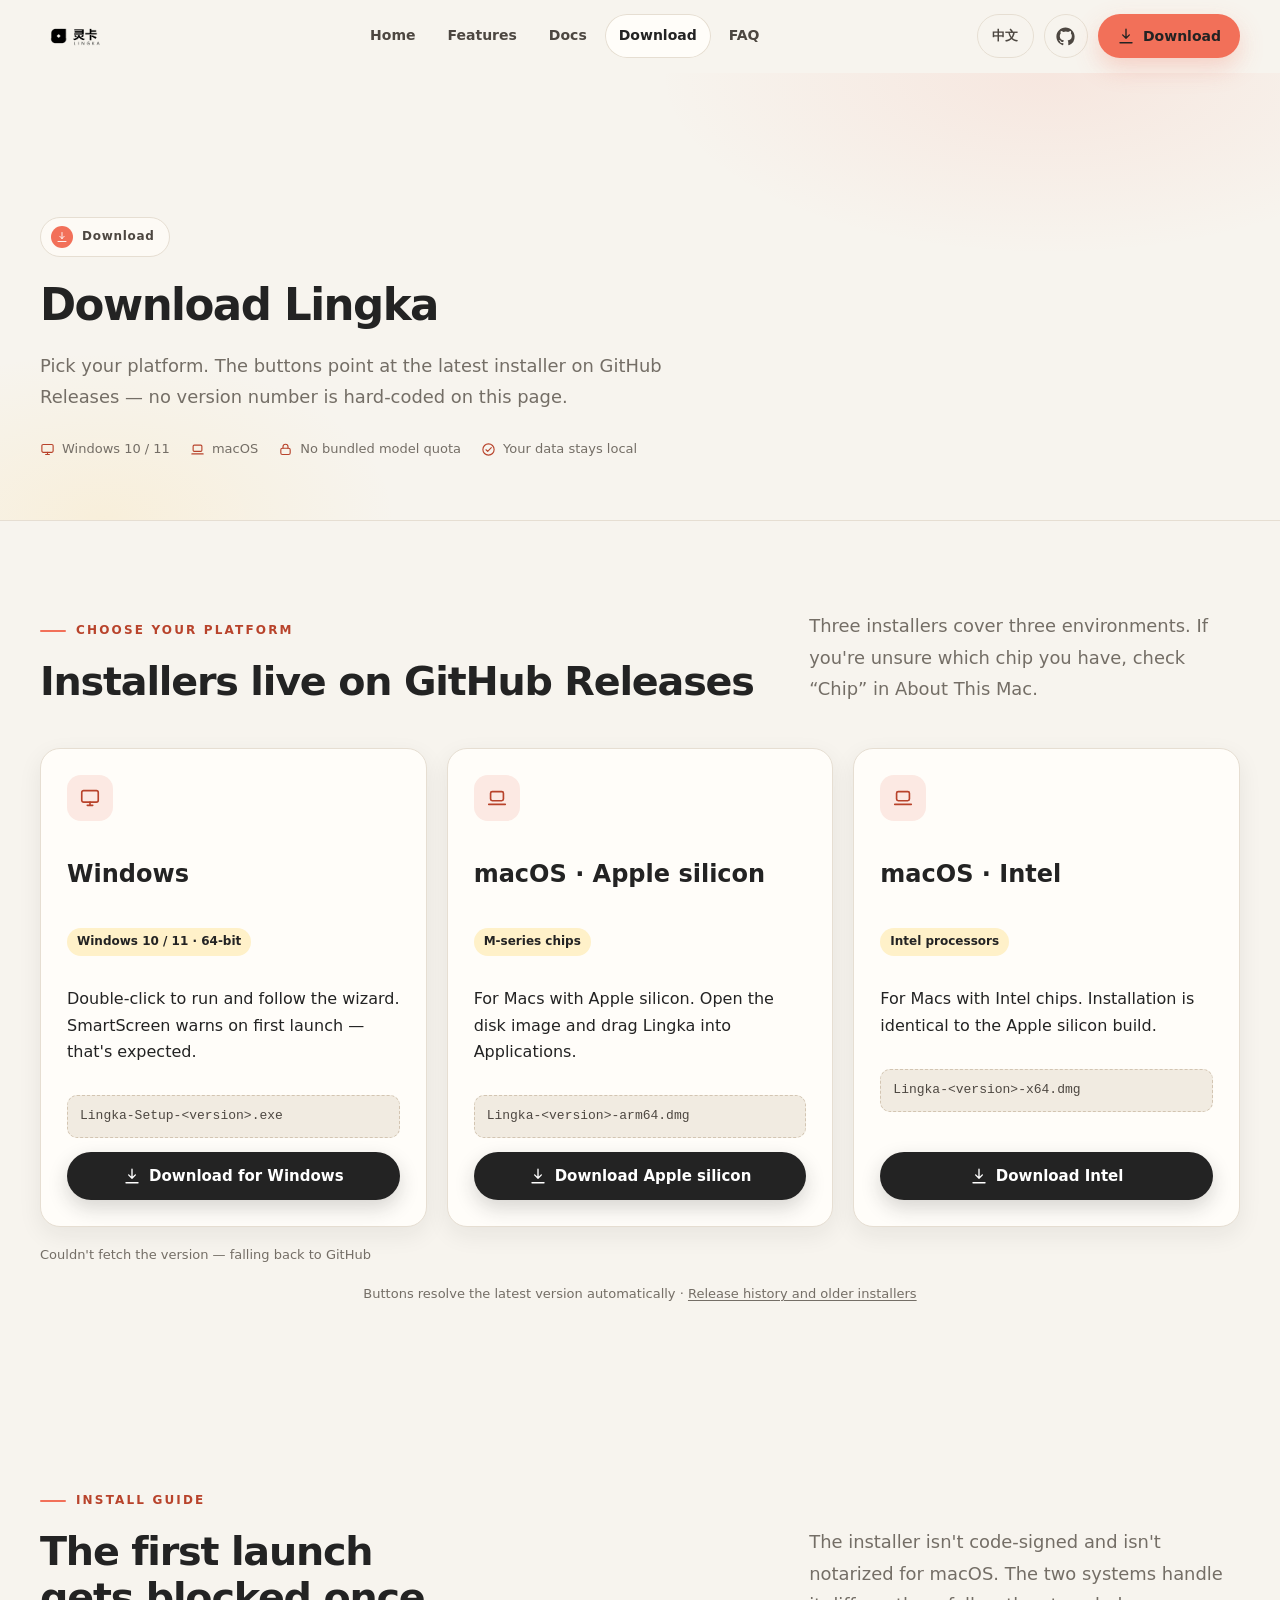
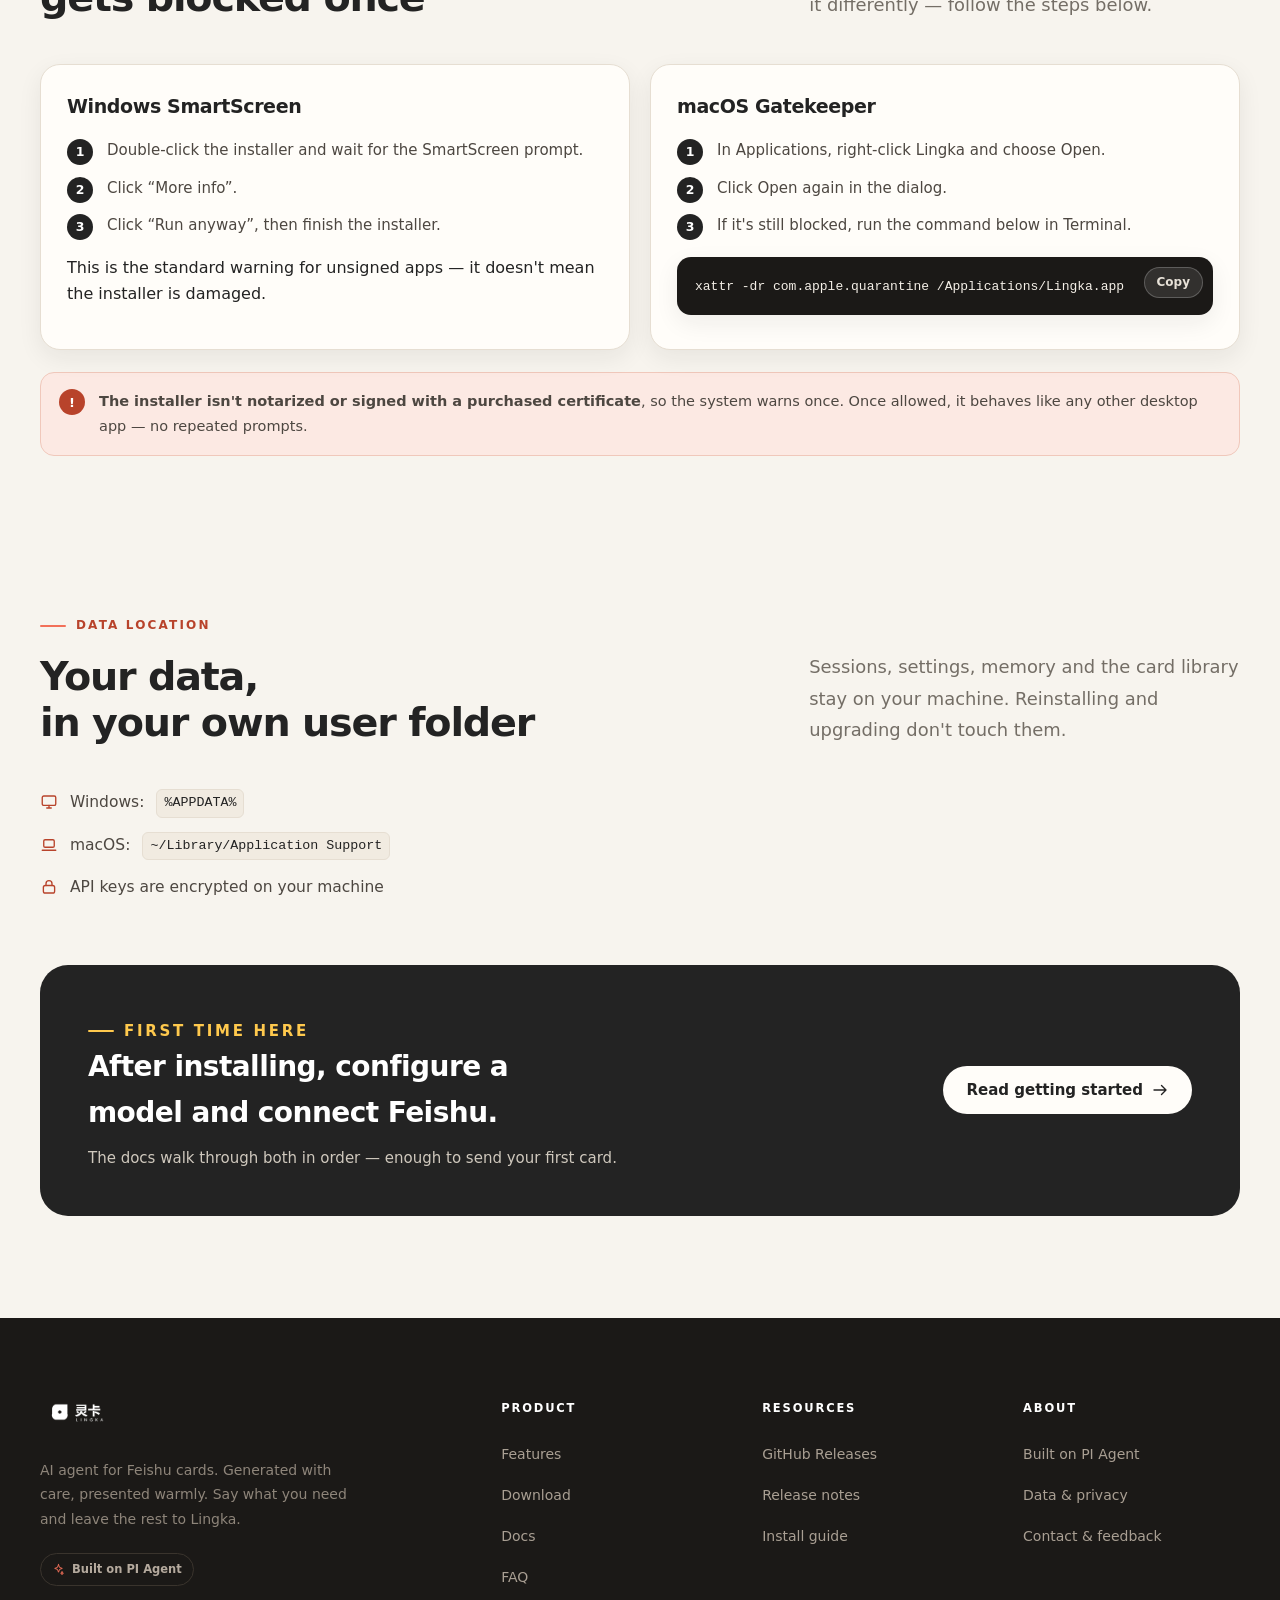
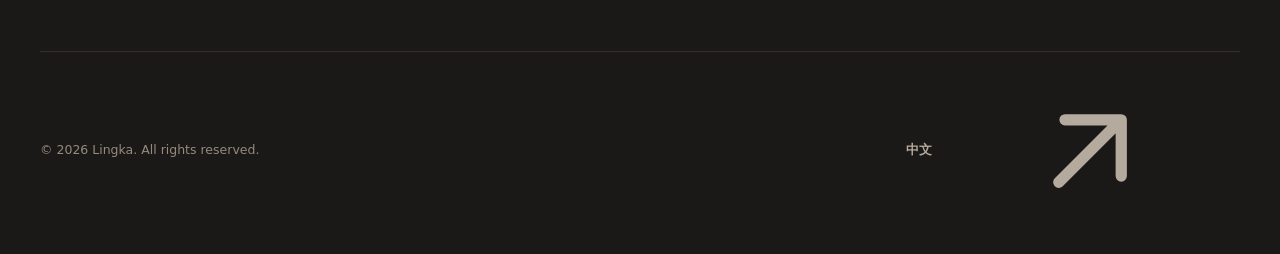
<file: en/download.html>
<!doctype html>
<html lang="en">
<head>
  <meta charset="utf-8">
  <meta name="viewport" content="width=device-width, initial-scale=1">
  <title>Download · Lingka</title>
  <meta name="description" content="Download Lingka for Windows 10/11 and macOS (Apple silicon or Intel). Installers are published on GitHub Releases.">
  <meta name="theme-color" content="#f7f4ee">
  <meta property="og:type" content="website">
  <meta property="og:title" content="Download · Lingka">
  <meta property="og:description" content="Pick your platform, then read the install, update and data notes.">
  <meta property="og:image" content="https://xiakeming97.github.io/lingka-releases/assets/brand/og-cover.png">
  <meta property="og:image:width" content="877">
  <meta property="og:image:height" content="420">
  <meta name="twitter:card" content="summary_large_image">
  <link rel="icon" href="../assets/brand/favicon.ico" sizes="48x48">
  <link rel="icon" href="../assets/brand/favicon.svg" type="image/svg+xml">
  <link rel="apple-touch-icon" href="../assets/brand/apple-touch-icon.png">
  <link rel="manifest" href="../assets/brand/site.webmanifest">
  <link rel="canonical" href="https://xiakeming97.github.io/lingka-releases/en/download.html">
  <link rel="alternate" hreflang="zh-CN" href="https://xiakeming97.github.io/lingka-releases/download.html">
  <link rel="alternate" hreflang="en" href="https://xiakeming97.github.io/lingka-releases/en/download.html">
  <link rel="alternate" hreflang="x-default" href="https://xiakeming97.github.io/lingka-releases/download.html">
  <link rel="stylesheet" href="../assets/css/site.css">
  <script>document.documentElement.classList.add("js");</script>
</head>
<body>
  <a class="skip-link" href="#main">Skip to content</a>

  <header class="site-header" id="site-header">
    <div class="container header-inner">
      <a class="brand" href="index.html" aria-label="Lingka home">
        <img src="../assets/brand/lingka-lockup-black-1200.png" width="1200" height="341" alt="Lingka">
      </a>

      <nav class="nav" aria-label="Main">
        <a href="index.html">Home</a>
        <a href="features.html">Features</a>
        <a href="docs.html">Docs</a>
        <a href="download.html" aria-current="page">Download</a>
        <a href="faq.html">FAQ</a>
      </nav>

      <div class="header-actions">
        <a class="lang" href="../download.html" hreflang="zh-CN" lang="zh-CN" aria-label="切换到中文">中文</a>
        <a class="icon-btn" href="https://github.com/Xiakeming97/lingka-releases" target="_blank" rel="noopener" aria-label="Lingka releases on GitHub">
          <svg aria-hidden="true"><use href="../assets/sprite.svg#i-github"/></svg>
        </a>
        <a class="btn btn-coral btn-sm header-download" href="download.html">
          <svg aria-hidden="true"><use href="../assets/sprite.svg#i-download"/></svg>
          Download
        </a>
        <button class="nav-toggle" type="button" aria-label="Open menu" aria-expanded="false" aria-controls="mobile-nav">
          <svg aria-hidden="true"><use href="../assets/sprite.svg#i-menu"/></svg>
        </button>
      </div>
    </div>
  </header>

  <div class="mobile-nav" id="mobile-nav" aria-hidden="true">
    <button class="nav-close" type="button" aria-label="Close menu">
      <svg aria-hidden="true"><use href="../assets/sprite.svg#i-close"/></svg>
    </button>
    <a class="mobile-link" href="index.html">Home <svg aria-hidden="true"><use href="../assets/sprite.svg#i-arrow-right"/></svg></a>
    <a class="mobile-link" href="features.html">Features <svg aria-hidden="true"><use href="../assets/sprite.svg#i-arrow-right"/></svg></a>
    <a class="mobile-link" href="docs.html">Docs <svg aria-hidden="true"><use href="../assets/sprite.svg#i-arrow-right"/></svg></a>
    <a class="mobile-link" href="download.html" aria-current="page">Download <svg aria-hidden="true"><use href="../assets/sprite.svg#i-arrow-right"/></svg></a>
    <a class="mobile-link" href="faq.html">FAQ <svg aria-hidden="true"><use href="../assets/sprite.svg#i-arrow-right"/></svg></a>
    <div class="mobile-foot">
      <a class="btn btn-coral" href="download.html">
        <svg aria-hidden="true"><use href="../assets/sprite.svg#i-download"/></svg>
        Download Lingka
      </a>
      <a class="btn btn-outline" href="https://github.com/Xiakeming97/lingka-releases" target="_blank" rel="noopener">
        <svg aria-hidden="true"><use href="../assets/sprite.svg#i-github"/></svg>
        GitHub Releases
      </a>
      <a class="mobile-lang" href="../download.html" hreflang="zh-CN" lang="zh-CN">中文</a>
    </div>
  </div>

  <main id="main">
    <section class="page-hero" aria-labelledby="page-title">
      <div class="container">
        <p class="eyebrow">
          <span class="dot" aria-hidden="true"><svg><use href="../assets/sprite.svg#i-download"/></svg></span>
          Download
        </p>
        <h1 id="page-title">Download Lingka</h1>
        <p class="lead">Pick your platform. The buttons point at the latest installer on GitHub Releases — no version number is hard-coded on this page.</p>
        <ul class="hero-meta">
          <li><svg aria-hidden="true"><use href="../assets/sprite.svg#i-monitor"/></svg>Windows 10 / 11</li>
          <li><svg aria-hidden="true"><use href="../assets/sprite.svg#i-laptop"/></svg>macOS</li>
          <li><svg aria-hidden="true"><use href="../assets/sprite.svg#i-lock"/></svg>No bundled model quota</li>
          <li><svg aria-hidden="true"><use href="../assets/sprite.svg#i-check-circle"/></svg>Your data stays local</li>
        </ul>
      </div>
    </section>

    <section class="section" aria-labelledby="os-title">
      <div class="container">
        <div class="section-head">
          <div>
            <p class="kicker">Choose your platform</p>
            <h2 class="section-title" id="os-title">Installers live on GitHub Releases</h2>
          </div>
          <p class="section-lead">Three installers cover three environments. If you're unsure which chip you have, check “Chip” in About This Mac.</p>
        </div>

        <div class="os-grid">
          <article class="os-card">
            <span class="os-icon" aria-hidden="true"><svg><use href="../assets/sprite.svg#i-monitor"/></svg></span>
            <h2>Windows</h2>
            <span class="os-tag">Windows 10 / 11 · 64-bit</span>
            <p>Double-click to run and follow the wizard. SmartScreen warns on first launch — that's expected.</p>
            <p class="os-file">Lingka-Setup-&lt;version&gt;.exe</p>
            <a class="btn btn-ink" href="https://github.com/Xiakeming97/lingka-releases/releases/latest" target="_blank" rel="noopener" data-download="windows">
              <svg aria-hidden="true"><use href="../assets/sprite.svg#i-download"/></svg>
              Download for Windows
            </a>
          </article>

          <article class="os-card">
            <span class="os-icon" aria-hidden="true"><svg><use href="../assets/sprite.svg#i-laptop"/></svg></span>
            <h2>macOS · Apple silicon</h2>
            <span class="os-tag">M-series chips</span>
            <p>For Macs with Apple silicon. Open the disk image and drag Lingka into Applications.</p>
            <p class="os-file">Lingka-&lt;version&gt;-arm64.dmg</p>
            <a class="btn btn-ink" href="https://github.com/Xiakeming97/lingka-releases/releases/latest" target="_blank" rel="noopener" data-download="mac-arm64">
              <svg aria-hidden="true"><use href="../assets/sprite.svg#i-download"/></svg>
              Download Apple silicon
            </a>
          </article>

          <article class="os-card">
            <span class="os-icon" aria-hidden="true"><svg><use href="../assets/sprite.svg#i-laptop"/></svg></span>
            <h2>macOS · Intel</h2>
            <span class="os-tag">Intel processors</span>
            <p>For Macs with Intel chips. Installation is identical to the Apple silicon build.</p>
            <p class="os-file">Lingka-&lt;version&gt;-x64.dmg</p>
            <a class="btn btn-ink" href="https://github.com/Xiakeming97/lingka-releases/releases/latest" target="_blank" rel="noopener" data-download="mac-x64">
              <svg aria-hidden="true"><use href="../assets/sprite.svg#i-download"/></svg>
              Download Intel
            </a>
          </article>
        </div>

        <p class="download-status" data-download-status role="status" hidden></p>
        <p class="note note-center">Buttons resolve the latest version automatically · <a href="https://github.com/Xiakeming97/lingka-releases" target="_blank" rel="noopener">Release history and older installers</a></p>
      </div>
    </section>

    <section class="section install-section" id="install" aria-labelledby="install-title">
      <div class="container">
        <div class="section-head">
          <div>
            <p class="kicker">Install guide</p>
            <h2 class="section-title" id="install-title">The first launch<br>gets blocked once</h2>
          </div>
          <p class="section-lead">The installer isn't code-signed and isn't notarized for macOS. The two systems handle it differently — follow the steps below.</p>
        </div>

        <div class="install-grid">
          <article class="install-card">
            <h3>Windows SmartScreen</h3>
            <ol class="doc-steps">
              <li>Double-click the installer and wait for the SmartScreen prompt.</li>
              <li>Click “More info”.</li>
              <li>Click “Run anyway”, then finish the installer.</li>
            </ol>
            <p>This is the standard warning for unsigned apps — it doesn't mean the installer is damaged.</p>
          </article>

          <article class="install-card">
            <h3>macOS Gatekeeper</h3>
            <ol class="doc-steps">
              <li>In Applications, right-click Lingka and choose Open.</li>
              <li>Click Open again in the dialog.</li>
              <li>If it's still blocked, run the command below in Terminal.</li>
            </ol>
            <div class="code-block">
              <button class="copy-btn" type="button" data-copy data-copy-label="Copy">Copy</button>
              <pre><code>xattr -dr com.apple.quarantine /Applications/Lingka.app</code></pre>
            </div>
          </article>
        </div>

        <div class="callout callout-warn">
          <span class="callout-mark" aria-hidden="true">!</span>
          <div>
            <p><strong>The installer isn't notarized or signed with a purchased certificate</strong>, so the system warns once. Once allowed, it behaves like any other desktop app — no repeated prompts.</p>
          </div>
        </div>
      </div>
    </section>

    <section class="section section-tight" aria-labelledby="data-title">
      <div class="container">
        <div class="section-head">
          <div>
            <p class="kicker">Data location</p>
            <h2 class="section-title" id="data-title">Your data,<br>in your own user folder</h2>
          </div>
          <p class="section-lead">Sessions, settings, memory and the card library stay on your machine. Reinstalling and upgrading don't touch them.</p>
        </div>
        <ul class="plain-list">
          <li><svg aria-hidden="true"><use href="../assets/sprite.svg#i-monitor"/></svg>Windows: <code>%APPDATA%</code></li>
          <li><svg aria-hidden="true"><use href="../assets/sprite.svg#i-laptop"/></svg>macOS: <code>~/Library/Application Support</code></li>
          <li><svg aria-hidden="true"><use href="../assets/sprite.svg#i-lock"/></svg>API keys are encrypted on your machine</li>
        </ul>
      </div>
    </section>

    <section class="page-cta">
      <div class="container">
        <div class="page-cta-inner">
          <div>
            <p class="kicker">First time here</p>
            <h2>After installing, configure a model and connect Feishu.</h2>
            <p>The docs walk through both in order — enough to send your first card.</p>
          </div>
          <a class="btn btn-ink" href="docs.html#install">
            Read getting started
            <svg aria-hidden="true"><use href="../assets/sprite.svg#i-arrow-right"/></svg>
          </a>
        </div>
      </div>
    </section>
  </main>

  <footer class="site-footer">
    <div class="container">
      <div class="footer-top">
        <div class="footer-brand">
          <img src="../assets/brand/lingka-lockup-white-1200.png" width="1200" height="341" alt="Lingka">
          <p>AI agent for Feishu cards. Generated with care, presented warmly. Say what you need and leave the rest to Lingka.</p>
          <span class="footer-badge"><svg aria-hidden="true"><use href="../assets/sprite.svg#i-spark"/></svg>Built on PI Agent</span>
        </div>

        <div class="footer-col">
          <h3>Product</h3>
          <a href="features.html">Features</a>
          <a href="download.html">Download</a>
          <a href="docs.html">Docs</a>
          <a href="faq.html">FAQ</a>
        </div>

        <div class="footer-col">
          <h3>Resources</h3>
          <a href="https://github.com/Xiakeming97/lingka-releases" target="_blank" rel="noopener">GitHub Releases</a>
          <a href="https://github.com/Xiakeming97/lingka-releases/releases/latest" target="_blank" rel="noopener">Release notes</a>
          <a href="download.html#install">Install guide</a>
        </div>

        <div class="footer-col">
          <h3>About</h3>
          <a href="index.html#features">Built on PI Agent</a>
          <a href="docs.html#data">Data &amp; privacy</a>
          <a href="https://github.com/Xiakeming97/lingka-releases" target="_blank" rel="noopener">Contact &amp; feedback</a>
        </div>
      </div>

      <div class="footer-bottom">
        <span>© 2026 Lingka. All rights reserved.</span>
        <a class="footer-lang" href="../download.html" hreflang="zh-CN" lang="zh-CN">中文 <svg aria-hidden="true"><use href="../assets/sprite.svg#i-arrow-up-right"/></svg></a>
      </div>
    </div>
  </footer>

  <script src="../assets/js/site.js" defer></script>
</body>
</html>
</file>
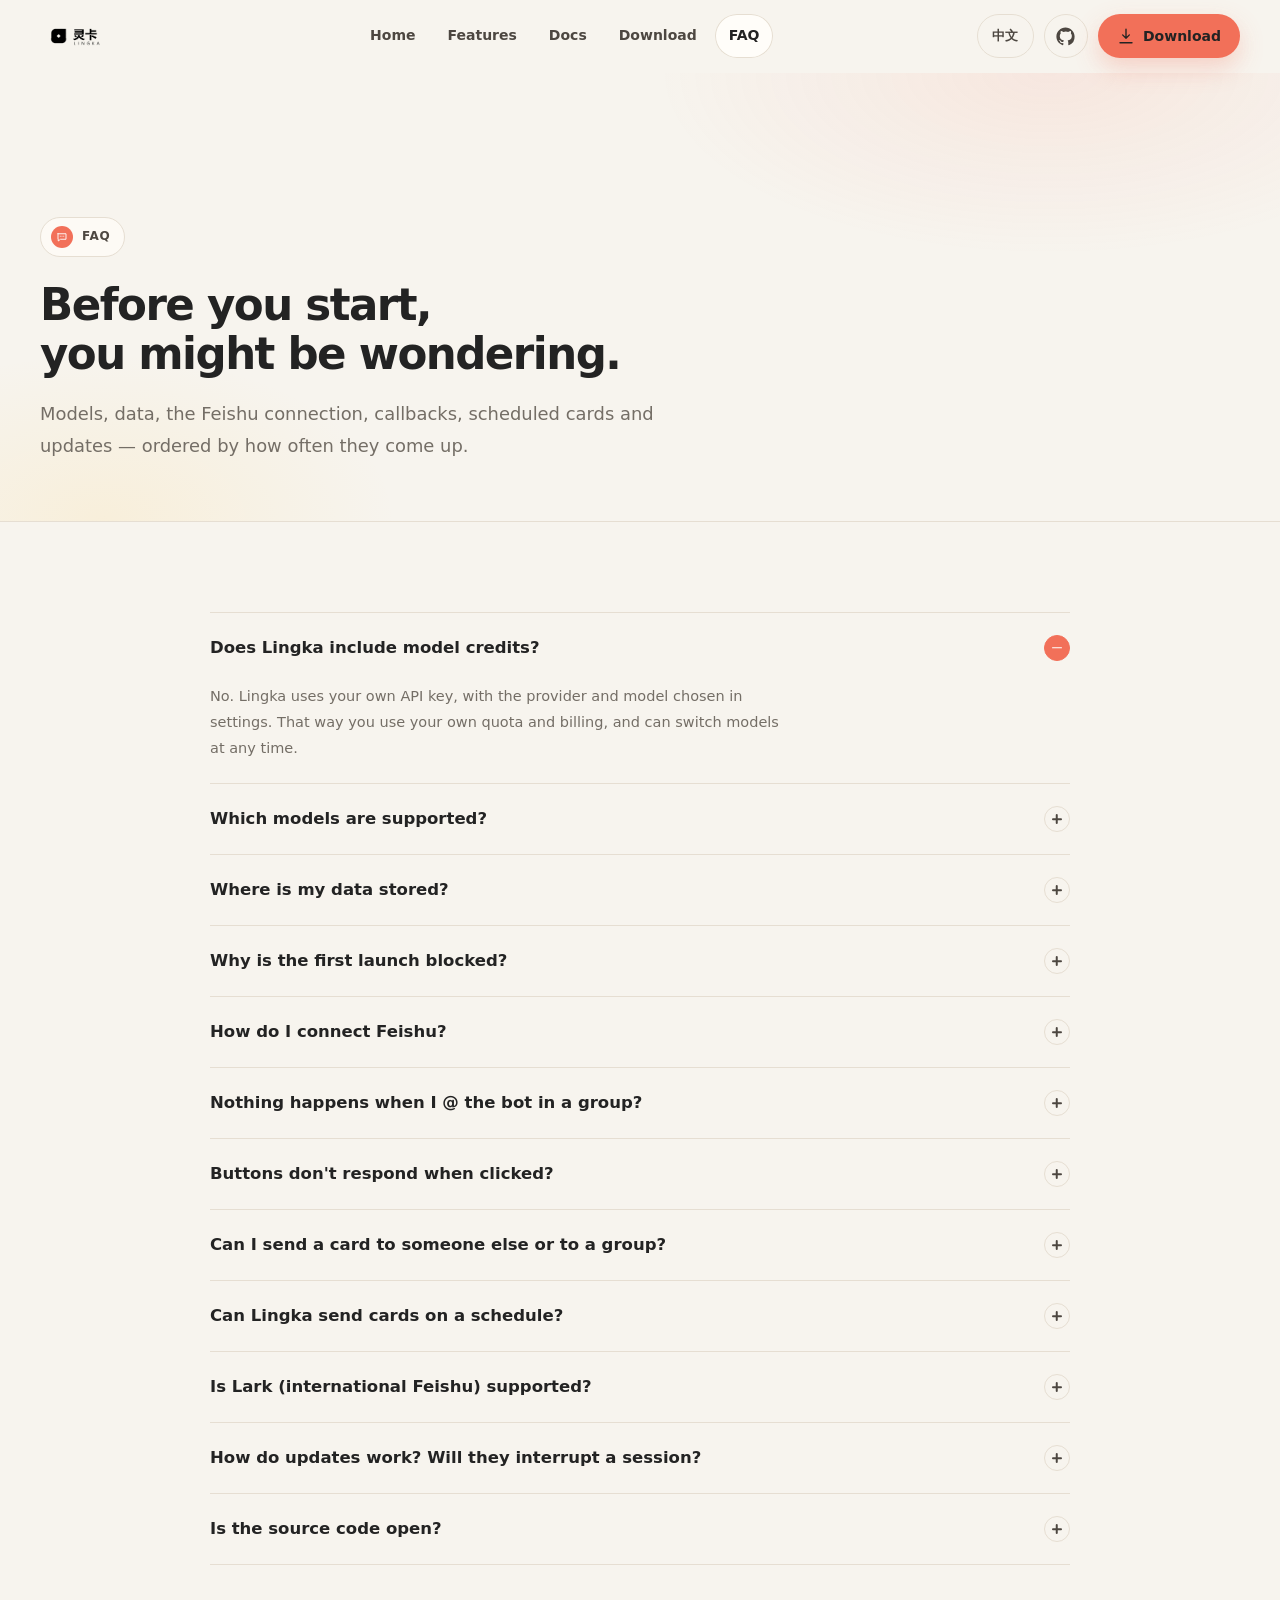
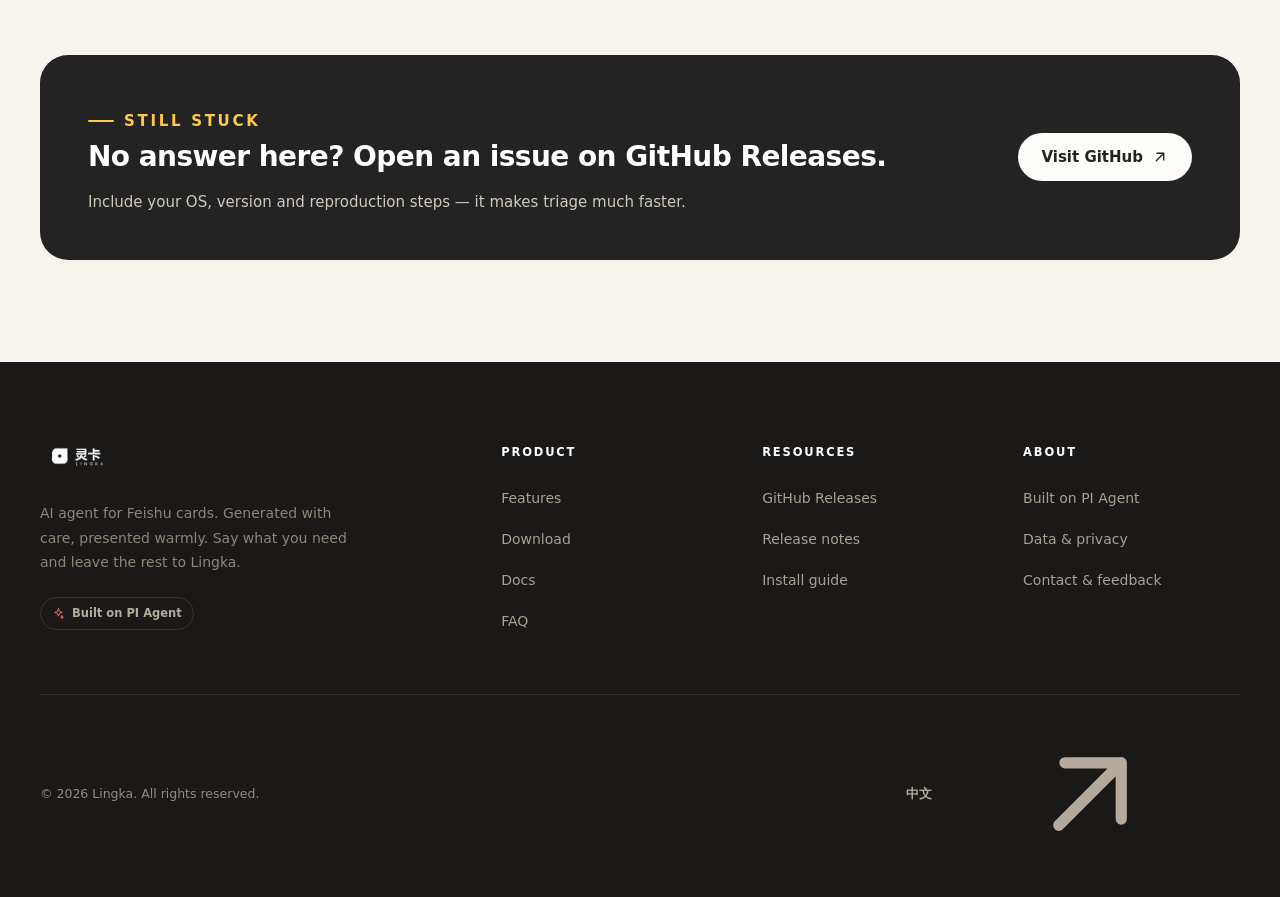
<file: en/faq.html>
<!doctype html>
<html lang="en">
<head>
  <meta charset="utf-8">
  <meta name="viewport" content="width=device-width, initial-scale=1">
  <title>FAQ · Lingka</title>
  <meta name="description" content="Lingka FAQ: model quota, data location, Feishu connection, callbacks, scheduled cards, updates and source availability.">
  <meta name="theme-color" content="#f7f4ee">
  <meta property="og:type" content="website">
  <meta property="og:title" content="FAQ · Lingka">
  <meta property="og:description" content="Common questions about models, data, Feishu, callbacks, schedules and updates.">
  <meta property="og:image" content="https://xiakeming97.github.io/lingka-releases/assets/brand/og-cover.png">
  <meta property="og:image:width" content="877">
  <meta property="og:image:height" content="420">
  <meta name="twitter:card" content="summary_large_image">
  <link rel="icon" href="../assets/brand/favicon.ico" sizes="48x48">
  <link rel="icon" href="../assets/brand/favicon.svg" type="image/svg+xml">
  <link rel="apple-touch-icon" href="../assets/brand/apple-touch-icon.png">
  <link rel="manifest" href="../assets/brand/site.webmanifest">
  <link rel="canonical" href="https://xiakeming97.github.io/lingka-releases/en/faq.html">
  <link rel="alternate" hreflang="zh-CN" href="https://xiakeming97.github.io/lingka-releases/faq.html">
  <link rel="alternate" hreflang="en" href="https://xiakeming97.github.io/lingka-releases/en/faq.html">
  <link rel="alternate" hreflang="x-default" href="https://xiakeming97.github.io/lingka-releases/faq.html">
  <link rel="stylesheet" href="../assets/css/site.css">
  <script>document.documentElement.classList.add("js");</script>
</head>
<body>
  <a class="skip-link" href="#main">Skip to content</a>

  <header class="site-header" id="site-header">
    <div class="container header-inner">
      <a class="brand" href="index.html" aria-label="Lingka home">
        <img src="../assets/brand/lingka-lockup-black-1200.png" width="1200" height="341" alt="Lingka">
      </a>

      <nav class="nav" aria-label="Main">
        <a href="index.html">Home</a>
        <a href="features.html">Features</a>
        <a href="docs.html">Docs</a>
        <a href="download.html">Download</a>
        <a href="faq.html" aria-current="page">FAQ</a>
      </nav>

      <div class="header-actions">
        <a class="lang" href="../faq.html" hreflang="zh-CN" lang="zh-CN" aria-label="切换到中文">中文</a>
        <a class="icon-btn" href="https://github.com/Xiakeming97/lingka-releases" target="_blank" rel="noopener" aria-label="Lingka releases on GitHub">
          <svg aria-hidden="true"><use href="../assets/sprite.svg#i-github"/></svg>
        </a>
        <a class="btn btn-coral btn-sm header-download" href="download.html">
          <svg aria-hidden="true"><use href="../assets/sprite.svg#i-download"/></svg>
          Download
        </a>
        <button class="nav-toggle" type="button" aria-label="Open menu" aria-expanded="false" aria-controls="mobile-nav">
          <svg aria-hidden="true"><use href="../assets/sprite.svg#i-menu"/></svg>
        </button>
      </div>
    </div>
  </header>

  <div class="mobile-nav" id="mobile-nav" aria-hidden="true">
    <button class="nav-close" type="button" aria-label="Close menu">
      <svg aria-hidden="true"><use href="../assets/sprite.svg#i-close"/></svg>
    </button>
    <a class="mobile-link" href="index.html">Home <svg aria-hidden="true"><use href="../assets/sprite.svg#i-arrow-right"/></svg></a>
    <a class="mobile-link" href="features.html">Features <svg aria-hidden="true"><use href="../assets/sprite.svg#i-arrow-right"/></svg></a>
    <a class="mobile-link" href="docs.html">Docs <svg aria-hidden="true"><use href="../assets/sprite.svg#i-arrow-right"/></svg></a>
    <a class="mobile-link" href="download.html">Download <svg aria-hidden="true"><use href="../assets/sprite.svg#i-arrow-right"/></svg></a>
    <a class="mobile-link" href="faq.html" aria-current="page">FAQ <svg aria-hidden="true"><use href="../assets/sprite.svg#i-arrow-right"/></svg></a>
    <div class="mobile-foot">
      <a class="btn btn-coral" href="download.html">
        <svg aria-hidden="true"><use href="../assets/sprite.svg#i-download"/></svg>
        Download Lingka
      </a>
      <a class="btn btn-outline" href="https://github.com/Xiakeming97/lingka-releases" target="_blank" rel="noopener">
        <svg aria-hidden="true"><use href="../assets/sprite.svg#i-github"/></svg>
        GitHub Releases
      </a>
      <a class="mobile-lang" href="../faq.html" hreflang="zh-CN" lang="zh-CN">中文</a>
    </div>
  </div>

  <main id="main">
    <section class="page-hero" aria-labelledby="page-title">
      <div class="container">
        <p class="eyebrow">
          <span class="dot" aria-hidden="true"><svg><use href="../assets/sprite.svg#i-message"/></svg></span>
          FAQ
        </p>
        <h1 id="page-title">Before you start,<br>you might be wondering.</h1>
        <p class="lead">Models, data, the Feishu connection, callbacks, scheduled cards and updates — ordered by how often they come up.</p>
      </div>
    </section>

    <section class="section faq-page" aria-labelledby="faq-title">
      <div class="container">
        <h2 class="section-title" id="faq-title" hidden>Frequently asked questions</h2>
        <div class="faq-list">
          <details class="faq-item" open>
            <summary>Does Lingka include model credits?<span class="faq-plus" aria-hidden="true"></span></summary>
            <div class="faq-body">No. Lingka uses your own API key, with the provider and model chosen in settings. That way you use your own quota and billing, and can switch models at any time.</div>
          </details>

          <details class="faq-item">
            <summary>Which models are supported?<span class="faq-plus" aria-hidden="true"></span></summary>
            <div class="faq-body">Settings lists the providers currently available, including OpenAI-compatible endpoints, Anthropic, DeepSeek and Qwen — use whatever the list shows. Choose a provider, enter the model id and API key. Models that support reasoning also expose a thinking-depth setting.</div>
          </details>

          <details class="faq-item">
            <summary>Where is my data stored?<span class="faq-plus" aria-hidden="true"></span></summary>
            <div class="faq-body">Sessions, settings, memory and the card library live in your local user directory (<code>%APPDATA%</code> on Windows, <code>~/Library/Application Support</code> on macOS). Reinstalling or upgrading keeps them. When a model is called, card content is sent to the provider you chose.</div>
          </details>

          <details class="faq-item">
            <summary>Why is the first launch blocked?<span class="faq-plus" aria-hidden="true"></span></summary>
            <div class="faq-body">The installer isn't code-signed and isn't notarized for macOS, so Windows SmartScreen and macOS Gatekeeper warn once. On Windows choose “More info → Run anyway”; on macOS right-click and Open, or run <code>xattr -dr com.apple.quarantine /Applications/Lingka.app</code>.</div>
          </details>

          <details class="faq-item">
            <summary>How do I connect Feishu?<span class="faq-plus" aria-hidden="true"></span></summary>
            <div class="faq-body">In the desktop app, go to Settings → Feishu and scan the QR code to create the app. Then set the subscription mode to “Long connection” in the Feishu developer console, subscribe to message and card-callback events, and grant both the DM and group-mention permissions. The full walkthrough is in <a href="docs.html#feishu">the Feishu section of the docs</a>.</div>
          </details>

          <details class="faq-item">
            <summary>Nothing happens when I @ the bot in a group?<span class="faq-plus" aria-hidden="true"></span></summary>
            <div class="faq-body">Receiving DMs does not mean receiving group @ mentions — they are two separate permissions. In the Feishu developer console, confirm <code>im.message.receive_v1</code> is subscribed and <code>im:message.group_at_msg:readonly</code> is granted. With only the DM permission, group mentions never reach Lingka.</div>
          </details>

          <details class="faq-item">
            <summary>Buttons don't respond when clicked?<span class="faq-plus" aria-hidden="true"></span></summary>
            <div class="faq-body">First check that “card callback binding” is on in Settings → Feishu. It only applies to new sessions — existing sessions won't pick up callbacks mid-way, so start a new session after enabling it. Link buttons are the exception: they open in the client without needing callback binding.</div>
          </details>

          <details class="faq-item">
            <summary>Can I send a card to someone else or to a group?<span class="faq-plus" aria-hidden="true"></span></summary>
            <div class="faq-body">Yes. When the target is outside the originating conversation, Lingka first sends a confirmation card to the person who triggered the turn; the card is only delivered after they approve. This confirmation is independent of the “confirm before send” setting, so cards can't be delivered somewhere unexpected.</div>
          </details>

          <details class="faq-item">
            <summary>Can Lingka send cards on a schedule?<span class="faq-plus" aria-hidden="true"></span></summary>
            <div class="faq-body">Yes. Describe a rule like “send a standup card every day at 9” and Lingka creates a scheduled task, sending as you. Missed runs are not backfilled — a skipped run won't fire the next time the app starts.</div>
          </details>

          <details class="faq-item">
            <summary>Is Lark (international Feishu) supported?<span class="faq-plus" aria-hidden="true"></span></summary>
            <div class="faq-body">Yes. Settings lets you switch the API domain between Feishu and Lark. The connection method and permission setup are the same — only the tenant differs.</div>
          </details>

          <details class="faq-item">
            <summary>How do updates work? Will they interrupt a session?<span class="faq-plus" aria-hidden="true"></span></summary>
            <div class="faq-body">The app checks for versions quietly at startup. When one is available, an update arrow appears in the top-left, and you decide when to restart and install — nothing installs on its own. The installer restarts the app, so let any running session finish first.</div>
          </details>

          <details class="faq-item">
            <summary>Is the source code open?<span class="faq-plus" aria-hidden="true"></span></summary>
            <div class="faq-body">No, the source isn't public. Installers, release notes and feedback all live in the <a href="https://github.com/Xiakeming97/lingka-releases" target="_blank" rel="noopener">lingka-releases</a> repository, which is also where downloads and updates come from.</div>
          </details>
        </div>
      </div>
    </section>

    <section class="page-cta">
      <div class="container">
        <div class="page-cta-inner">
          <div>
            <p class="kicker">Still stuck</p>
            <h2>No answer here? Open an issue on GitHub Releases.</h2>
            <p>Include your OS, version and reproduction steps — it makes triage much faster.</p>
          </div>
          <a class="btn btn-ink" href="https://github.com/Xiakeming97/lingka-releases" target="_blank" rel="noopener">
            Visit GitHub
            <svg aria-hidden="true"><use href="../assets/sprite.svg#i-arrow-up-right"/></svg>
          </a>
        </div>
      </div>
    </section>
  </main>

  <footer class="site-footer">
    <div class="container">
      <div class="footer-top">
        <div class="footer-brand">
          <img src="../assets/brand/lingka-lockup-white-1200.png" width="1200" height="341" alt="Lingka">
          <p>AI agent for Feishu cards. Generated with care, presented warmly. Say what you need and leave the rest to Lingka.</p>
          <span class="footer-badge"><svg aria-hidden="true"><use href="../assets/sprite.svg#i-spark"/></svg>Built on PI Agent</span>
        </div>

        <div class="footer-col">
          <h3>Product</h3>
          <a href="features.html">Features</a>
          <a href="download.html">Download</a>
          <a href="docs.html">Docs</a>
          <a href="faq.html">FAQ</a>
        </div>

        <div class="footer-col">
          <h3>Resources</h3>
          <a href="https://github.com/Xiakeming97/lingka-releases" target="_blank" rel="noopener">GitHub Releases</a>
          <a href="https://github.com/Xiakeming97/lingka-releases/releases/latest" target="_blank" rel="noopener">Release notes</a>
          <a href="download.html#install">Install guide</a>
        </div>

        <div class="footer-col">
          <h3>About</h3>
          <a href="index.html#features">Built on PI Agent</a>
          <a href="docs.html#data">Data &amp; privacy</a>
          <a href="https://github.com/Xiakeming97/lingka-releases" target="_blank" rel="noopener">Contact &amp; feedback</a>
        </div>
      </div>

      <div class="footer-bottom">
        <span>© 2026 Lingka. All rights reserved.</span>
        <a class="footer-lang" href="../faq.html" hreflang="zh-CN" lang="zh-CN">中文 <svg aria-hidden="true"><use href="../assets/sprite.svg#i-arrow-up-right"/></svg></a>
      </div>
    </div>
  </footer>

  <script src="../assets/js/site.js" defer></script>
</body>
</html>
</file>
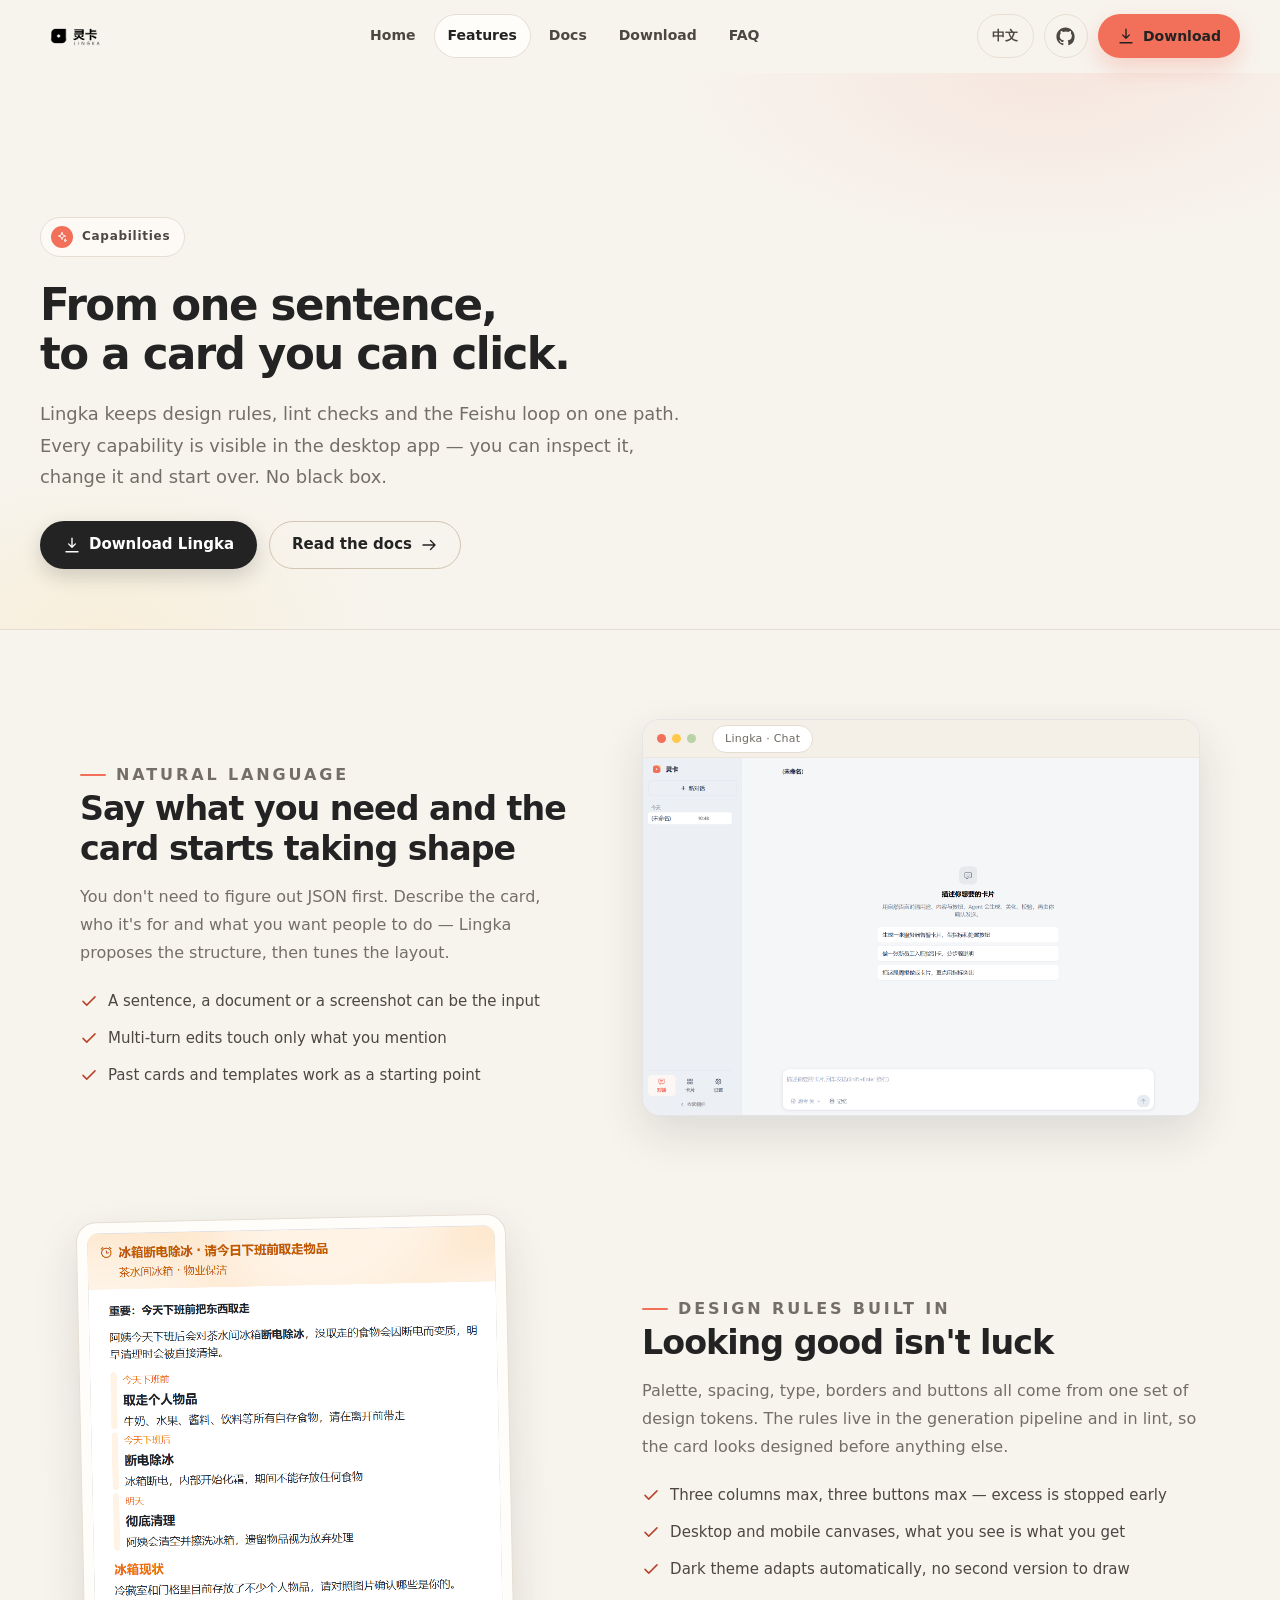
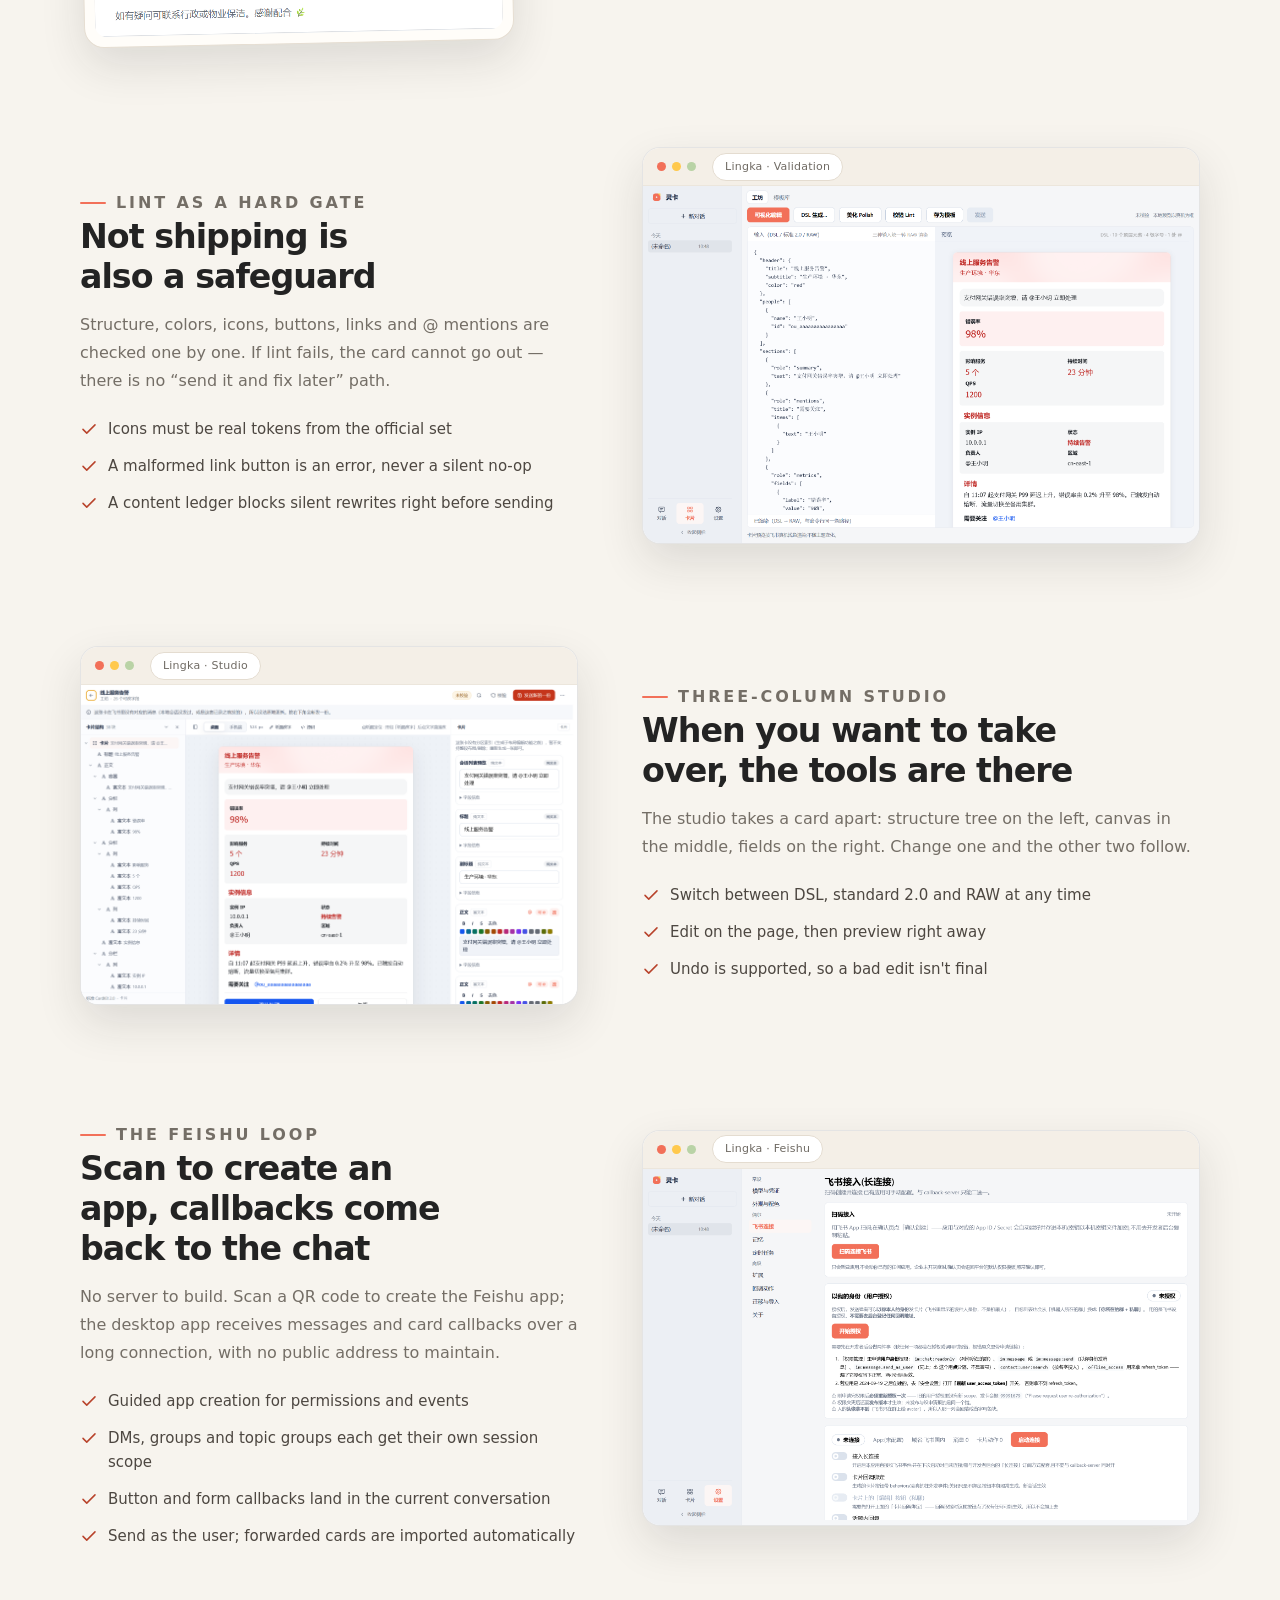
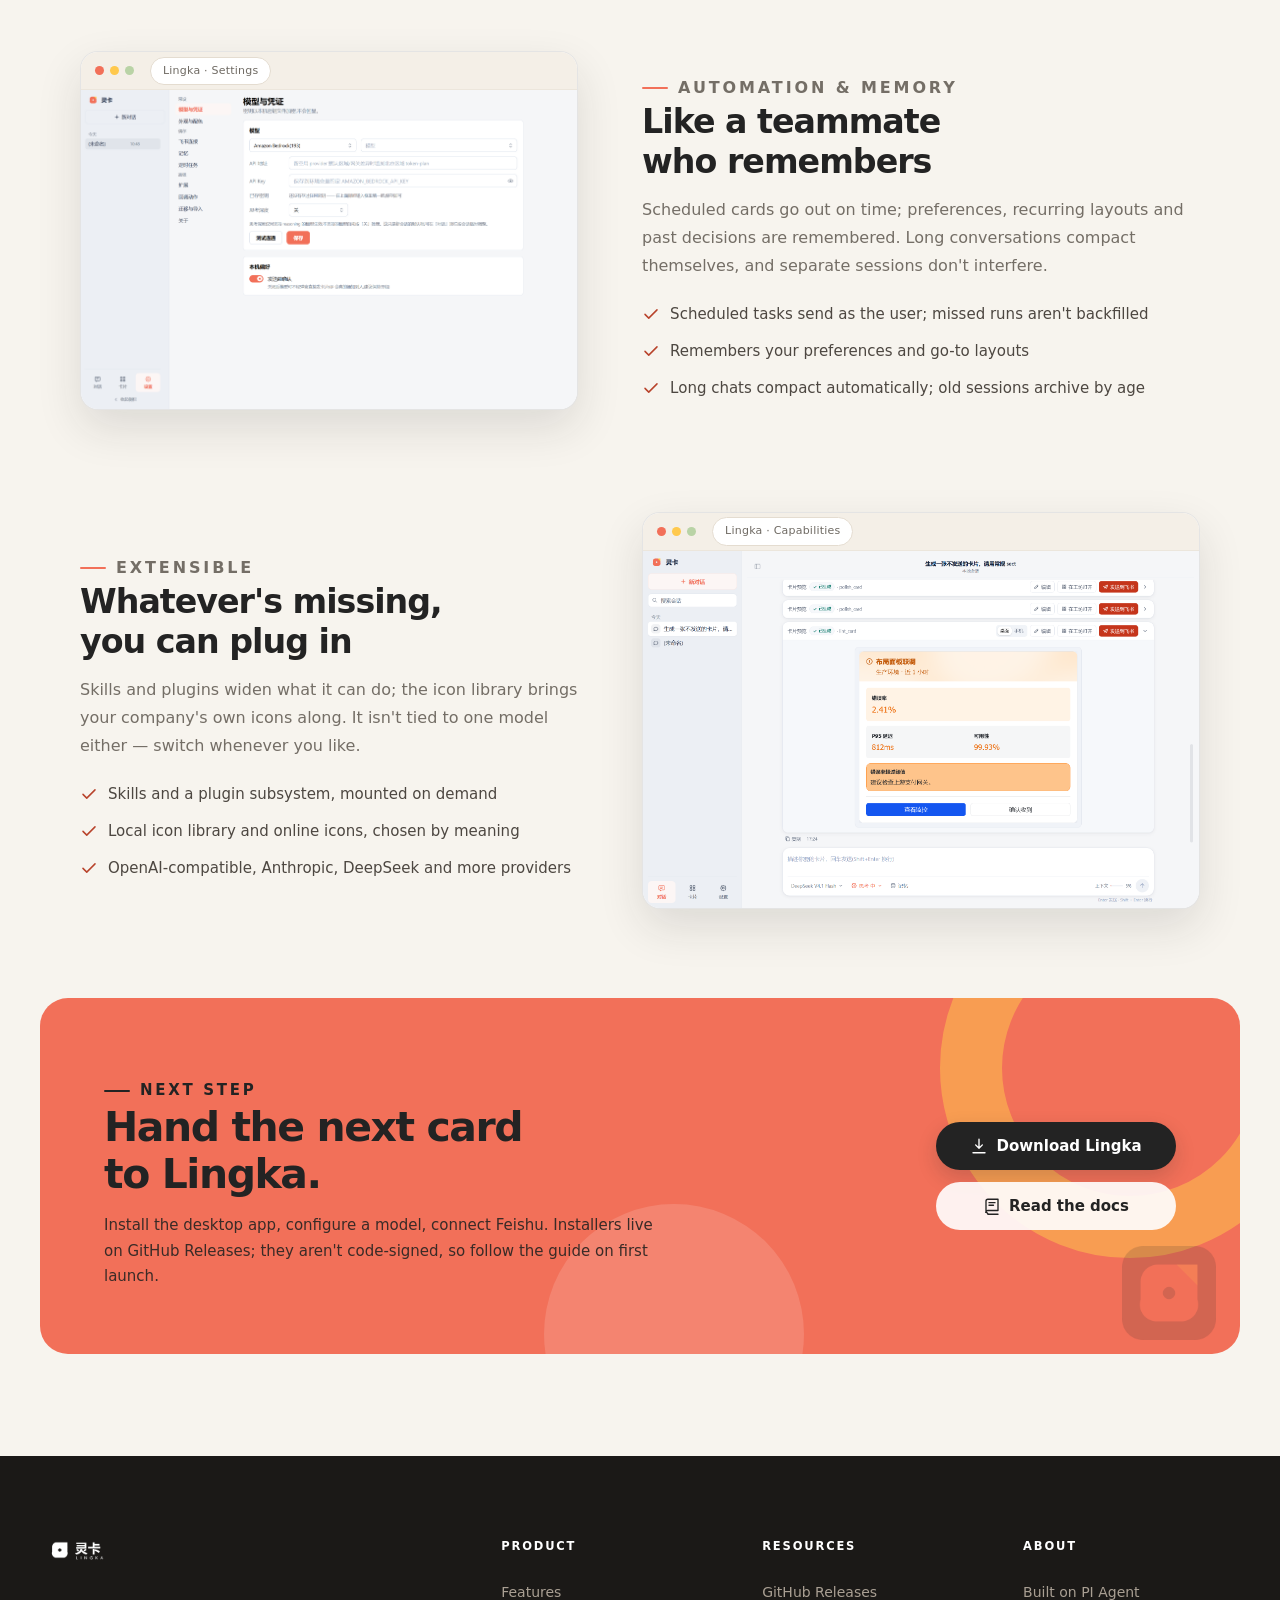
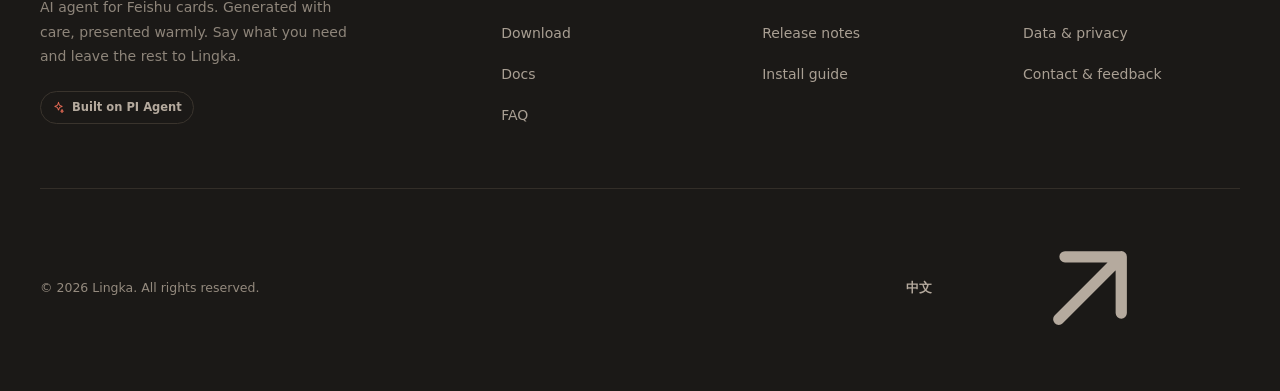
<file: en/features.html>
<!doctype html>
<html lang="en">
<head>
  <meta charset="utf-8">
  <meta name="viewport" content="width=device-width, initial-scale=1">
  <title>Features · Lingka</title>
  <meta name="description" content="What Lingka can do: natural-language generation, built-in design rules, lint as a hard gate, a three-column studio, the Feishu loop, automation and memory, extensibility.">
  <meta name="theme-color" content="#f7f4ee">
  <meta property="og:type" content="website">
  <meta property="og:title" content="Features · Lingka">
  <meta property="og:description" content="From one sentence to a clickable card: generation, design rules, lint, studio and the Feishu loop.">
  <meta property="og:image" content="https://xiakeming97.github.io/lingka-releases/assets/brand/og-cover.png">
  <meta property="og:image:width" content="877">
  <meta property="og:image:height" content="420">
  <meta name="twitter:card" content="summary_large_image">
  <link rel="icon" href="../assets/brand/favicon.ico" sizes="48x48">
  <link rel="icon" href="../assets/brand/favicon.svg" type="image/svg+xml">
  <link rel="apple-touch-icon" href="../assets/brand/apple-touch-icon.png">
  <link rel="manifest" href="../assets/brand/site.webmanifest">
  <link rel="canonical" href="https://xiakeming97.github.io/lingka-releases/en/features.html">
  <link rel="alternate" hreflang="zh-CN" href="https://xiakeming97.github.io/lingka-releases/features.html">
  <link rel="alternate" hreflang="en" href="https://xiakeming97.github.io/lingka-releases/en/features.html">
  <link rel="alternate" hreflang="x-default" href="https://xiakeming97.github.io/lingka-releases/features.html">
  <link rel="stylesheet" href="../assets/css/site.css">
  <script>document.documentElement.classList.add("js");</script>
</head>
<body>
  <a class="skip-link" href="#main">Skip to content</a>

  <header class="site-header" id="site-header">
    <div class="container header-inner">
      <a class="brand" href="index.html" aria-label="Lingka home">
        <img src="../assets/brand/lingka-lockup-black-1200.png" width="1200" height="341" alt="Lingka">
      </a>

      <nav class="nav" aria-label="Main">
        <a href="index.html">Home</a>
        <a href="features.html" aria-current="page">Features</a>
        <a href="docs.html">Docs</a>
        <a href="download.html">Download</a>
        <a href="faq.html">FAQ</a>
      </nav>

      <div class="header-actions">
        <a class="lang" href="../features.html" hreflang="zh-CN" lang="zh-CN" aria-label="切换到中文">中文</a>
        <a class="icon-btn" href="https://github.com/Xiakeming97/lingka-releases" target="_blank" rel="noopener" aria-label="Lingka releases on GitHub">
          <svg aria-hidden="true"><use href="../assets/sprite.svg#i-github"/></svg>
        </a>
        <a class="btn btn-coral btn-sm header-download" href="download.html">
          <svg aria-hidden="true"><use href="../assets/sprite.svg#i-download"/></svg>
          Download
        </a>
        <button class="nav-toggle" type="button" aria-label="Open menu" aria-expanded="false" aria-controls="mobile-nav">
          <svg aria-hidden="true"><use href="../assets/sprite.svg#i-menu"/></svg>
        </button>
      </div>
    </div>
  </header>

  <div class="mobile-nav" id="mobile-nav" aria-hidden="true">
    <button class="nav-close" type="button" aria-label="Close menu">
      <svg aria-hidden="true"><use href="../assets/sprite.svg#i-close"/></svg>
    </button>
    <a class="mobile-link" href="index.html">Home <svg aria-hidden="true"><use href="../assets/sprite.svg#i-arrow-right"/></svg></a>
    <a class="mobile-link" href="features.html" aria-current="page">Features <svg aria-hidden="true"><use href="../assets/sprite.svg#i-arrow-right"/></svg></a>
    <a class="mobile-link" href="docs.html">Docs <svg aria-hidden="true"><use href="../assets/sprite.svg#i-arrow-right"/></svg></a>
    <a class="mobile-link" href="download.html">Download <svg aria-hidden="true"><use href="../assets/sprite.svg#i-arrow-right"/></svg></a>
    <a class="mobile-link" href="faq.html">FAQ <svg aria-hidden="true"><use href="../assets/sprite.svg#i-arrow-right"/></svg></a>
    <div class="mobile-foot">
      <a class="btn btn-coral" href="download.html">
        <svg aria-hidden="true"><use href="../assets/sprite.svg#i-download"/></svg>
        Download Lingka
      </a>
      <a class="btn btn-outline" href="https://github.com/Xiakeming97/lingka-releases" target="_blank" rel="noopener">
        <svg aria-hidden="true"><use href="../assets/sprite.svg#i-github"/></svg>
        GitHub Releases
      </a>
      <a class="mobile-lang" href="../features.html" hreflang="zh-CN" lang="zh-CN">中文</a>
    </div>
  </div>

  <main id="main">
    <section class="page-hero" aria-labelledby="page-title">
      <div class="container">
        <p class="eyebrow">
          <span class="dot" aria-hidden="true"><svg><use href="../assets/sprite.svg#i-spark"/></svg></span>
          Capabilities
        </p>
        <h1 id="page-title">From one sentence,<br>to a card you can click.</h1>
        <p class="lead">Lingka keeps design rules, lint checks and the Feishu loop on one path. Every capability is visible in the desktop app — you can inspect it, change it and start over. No black box.</p>
        <div class="hero-actions">
          <a class="btn btn-ink" href="download.html">
            <svg aria-hidden="true"><use href="../assets/sprite.svg#i-download"/></svg>
            Download Lingka
          </a>
          <a class="btn btn-outline" href="docs.html">
            Read the docs
            <svg aria-hidden="true"><use href="../assets/sprite.svg#i-arrow-right"/></svg>
          </a>
        </div>
      </div>
    </section>

    <section class="section">
      <div class="container features-list">
        <article class="feature-row" aria-labelledby="f1">
          <div class="feature-copy">
            <p class="kicker">Natural language</p>
            <h2 id="f1">Say what you need and the card starts taking shape</h2>
            <p>You don't need to figure out JSON first. Describe the card, who it's for and what you want people to do — Lingka proposes the structure, then tunes the layout.</p>
            <ul class="feature-points">
              <li><svg aria-hidden="true"><use href="../assets/sprite.svg#i-check"/></svg>A sentence, a document or a screenshot can be the input</li>
              <li><svg aria-hidden="true"><use href="../assets/sprite.svg#i-check"/></svg>Multi-turn edits touch only what you mention</li>
              <li><svg aria-hidden="true"><use href="../assets/sprite.svg#i-check"/></svg>Past cards and templates work as a starting point</li>
            </ul>
          </div>
          <div class="feature-media">
            <figure class="window" style="margin:0">
              <div class="window-bar" aria-hidden="true">
                <span class="dot"></span><span class="dot"></span><span class="dot"></span>
                <span class="window-url">Lingka · Chat</span>
              </div>
              <img src="../assets/screens/01-chat.png" width="2019" height="1296" loading="lazy" decoding="async"
                   alt="Lingka chat screen: session list on the left, AI conversation and card generation on the right">
            </figure>
          </div>
        </article>

        <article class="feature-row is-reverse" aria-labelledby="f2">
          <div class="feature-copy">
            <p class="kicker">Design rules built in</p>
            <h2 id="f2">Looking good isn't luck</h2>
            <p>Palette, spacing, type, borders and buttons all come from one set of design tokens. The rules live in the generation pipeline and in lint, so the card looks designed before anything else.</p>
            <ul class="feature-points">
              <li><svg aria-hidden="true"><use href="../assets/sprite.svg#i-check"/></svg>Three columns max, three buttons max — excess is stopped early</li>
              <li><svg aria-hidden="true"><use href="../assets/sprite.svg#i-check"/></svg>Desktop and mobile canvases, what you see is what you get</li>
              <li><svg aria-hidden="true"><use href="../assets/sprite.svg#i-check"/></svg>Dark theme adapts automatically, no second version to draw</li>
            </ul>
          </div>
          <div class="feature-media">
            <figure class="card-shot" style="margin:0">
              <img src="../assets/screens/card-after.png" width="792" height="785" loading="lazy" decoding="async"
                   alt="A complete Feishu card: icon title, body copy, metric columns and action buttons">
            </figure>
          </div>
        </article>

        <article class="feature-row" aria-labelledby="f3">
          <div class="feature-copy">
            <p class="kicker">Lint as a hard gate</p>
            <h2 id="f3">Not shipping is also a safeguard</h2>
            <p>Structure, colors, icons, buttons, links and @ mentions are checked one by one. If lint fails, the card cannot go out — there is no “send it and fix later” path.</p>
            <ul class="feature-points">
              <li><svg aria-hidden="true"><use href="../assets/sprite.svg#i-check"/></svg>Icons must be real tokens from the official set</li>
              <li><svg aria-hidden="true"><use href="../assets/sprite.svg#i-check"/></svg>A malformed link button is an error, never a silent no-op</li>
              <li><svg aria-hidden="true"><use href="../assets/sprite.svg#i-check"/></svg>A content ledger blocks silent rewrites right before sending</li>
            </ul>
          </div>
          <div class="feature-media">
            <figure class="window" style="margin:0">
              <div class="window-bar" aria-hidden="true">
                <span class="dot"></span><span class="dot"></span><span class="dot"></span>
                <span class="window-url">Lingka · Validation</span>
              </div>
              <img src="../assets/screens/02-studio.png" width="2019" height="1296" loading="lazy" decoding="async"
                   alt="Lingka card studio: card preview with structure and validation results">
            </figure>
          </div>
        </article>

        <article class="feature-row is-reverse" aria-labelledby="f4">
          <div class="feature-copy">
            <p class="kicker">Three-column studio</p>
            <h2 id="f4">When you want to take over, the tools are there</h2>
            <p>The studio takes a card apart: structure tree on the left, canvas in the middle, fields on the right. Change one and the other two follow.</p>
            <ul class="feature-points">
              <li><svg aria-hidden="true"><use href="../assets/sprite.svg#i-check"/></svg>Switch between DSL, standard 2.0 and RAW at any time</li>
              <li><svg aria-hidden="true"><use href="../assets/sprite.svg#i-check"/></svg>Edit on the page, then preview right away</li>
              <li><svg aria-hidden="true"><use href="../assets/sprite.svg#i-check"/></svg>Undo is supported, so a bad edit isn't final</li>
            </ul>
          </div>
          <div class="feature-media">
            <figure class="window" style="margin:0">
              <div class="window-bar" aria-hidden="true">
                <span class="dot"></span><span class="dot"></span><span class="dot"></span>
                <span class="window-url">Lingka · Studio</span>
              </div>
              <img src="../assets/screens/128-studio-editor.png" width="2019" height="1296" loading="lazy" decoding="async"
                   alt="Lingka card studio: three columns with structure tree, card canvas and field editor">
            </figure>
          </div>
        </article>

        <article class="feature-row" aria-labelledby="f5">
          <div class="feature-copy">
            <p class="kicker">The Feishu loop</p>
            <h2 id="f5">Scan to create an app, callbacks come back to the chat</h2>
            <p>No server to build. Scan a QR code to create the Feishu app; the desktop app receives messages and card callbacks over a long connection, with no public address to maintain.</p>
            <ul class="feature-points">
              <li><svg aria-hidden="true"><use href="../assets/sprite.svg#i-check"/></svg>Guided app creation for permissions and events</li>
              <li><svg aria-hidden="true"><use href="../assets/sprite.svg#i-check"/></svg>DMs, groups and topic groups each get their own session scope</li>
              <li><svg aria-hidden="true"><use href="../assets/sprite.svg#i-check"/></svg>Button and form callbacks land in the current conversation</li>
              <li><svg aria-hidden="true"><use href="../assets/sprite.svg#i-check"/></svg>Send as the user; forwarded cards are imported automatically</li>
            </ul>
          </div>
          <div class="feature-media">
            <figure class="window" style="margin:0">
              <div class="window-bar" aria-hidden="true">
                <span class="dot"></span><span class="dot"></span><span class="dot"></span>
                <span class="window-url">Lingka · Feishu</span>
              </div>
              <img src="../assets/screens/05-feishu.png" width="2019" height="1296" loading="lazy" decoding="async"
                   alt="Lingka Feishu setup screen: app credentials, long-connection status and callback binding">
            </figure>
          </div>
        </article>

        <article class="feature-row is-reverse" aria-labelledby="f6">
          <div class="feature-copy">
            <p class="kicker">Automation &amp; memory</p>
            <h2 id="f6">Like a teammate who remembers</h2>
            <p>Scheduled cards go out on time; preferences, recurring layouts and past decisions are remembered. Long conversations compact themselves, and separate sessions don't interfere.</p>
            <ul class="feature-points">
              <li><svg aria-hidden="true"><use href="../assets/sprite.svg#i-check"/></svg>Scheduled tasks send as the user; missed runs aren't backfilled</li>
              <li><svg aria-hidden="true"><use href="../assets/sprite.svg#i-check"/></svg>Remembers your preferences and go-to layouts</li>
              <li><svg aria-hidden="true"><use href="../assets/sprite.svg#i-check"/></svg>Long chats compact automatically; old sessions archive by age</li>
            </ul>
          </div>
          <div class="feature-media">
            <figure class="window" style="margin:0">
              <div class="window-bar" aria-hidden="true">
                <span class="dot"></span><span class="dot"></span><span class="dot"></span>
                <span class="window-url">Lingka · Settings</span>
              </div>
              <img src="../assets/screens/04-settings.png" width="2019" height="1296" loading="lazy" decoding="async"
                   alt="Lingka settings: provider, model id, API key and reasoning depth">
            </figure>
          </div>
        </article>

        <article class="feature-row" aria-labelledby="f7">
          <div class="feature-copy">
            <p class="kicker">Extensible</p>
            <h2 id="f7">Whatever's missing, you can plug in</h2>
            <p>Skills and plugins widen what it can do; the icon library brings your company's own icons along. It isn't tied to one model either — switch whenever you like.</p>
            <ul class="feature-points">
              <li><svg aria-hidden="true"><use href="../assets/sprite.svg#i-check"/></svg>Skills and a plugin subsystem, mounted on demand</li>
              <li><svg aria-hidden="true"><use href="../assets/sprite.svg#i-check"/></svg>Local icon library and online icons, chosen by meaning</li>
              <li><svg aria-hidden="true"><use href="../assets/sprite.svg#i-check"/></svg>OpenAI-compatible, Anthropic, DeepSeek and more providers</li>
            </ul>
          </div>
          <div class="feature-media">
            <figure class="window" style="margin:0">
              <div class="window-bar" aria-hidden="true">
                <span class="dot"></span><span class="dot"></span><span class="dot"></span>
                <span class="window-url">Lingka · Capabilities</span>
              </div>
              <img src="../assets/screens/80-layout-card.png" width="2019" height="1296" loading="lazy" decoding="async"
                   alt="Lingka chat: a single request produces a fully laid out Feishu card">
            </figure>
          </div>
        </article>
      </div>
    </section>

    <section class="download-wrap" aria-labelledby="cta-title">
      <div class="container">
        <div class="download-band">
          <img class="download-mark" src="../assets/brand/lingka-symbol-app-icon-512.png" width="512" height="512" alt="" aria-hidden="true">
          <div class="download-inner">
            <div>
              <p class="kicker">Next step</p>
              <h2 id="cta-title">Hand the next card<br>to Lingka.</h2>
              <p>Install the desktop app, configure a model, connect Feishu. Installers live on GitHub Releases; they aren't code-signed, so follow the guide on first launch.</p>
            </div>
            <div class="download-actions">
              <a class="btn btn-ink" href="download.html">
                <svg aria-hidden="true"><use href="../assets/sprite.svg#i-download"/></svg>
                Download Lingka
              </a>
              <a class="btn btn-light" href="docs.html">
                <svg aria-hidden="true"><use href="../assets/sprite.svg#i-book"/></svg>
                Read the docs
              </a>
            </div>
          </div>
        </div>
      </div>
    </section>
  </main>

  <footer class="site-footer">
    <div class="container">
      <div class="footer-top">
        <div class="footer-brand">
          <img src="../assets/brand/lingka-lockup-white-1200.png" width="1200" height="341" alt="Lingka">
          <p>AI agent for Feishu cards. Generated with care, presented warmly. Say what you need and leave the rest to Lingka.</p>
          <span class="footer-badge"><svg aria-hidden="true"><use href="../assets/sprite.svg#i-spark"/></svg>Built on PI Agent</span>
        </div>

        <div class="footer-col">
          <h3>Product</h3>
          <a href="features.html">Features</a>
          <a href="download.html">Download</a>
          <a href="docs.html">Docs</a>
          <a href="faq.html">FAQ</a>
        </div>

        <div class="footer-col">
          <h3>Resources</h3>
          <a href="https://github.com/Xiakeming97/lingka-releases" target="_blank" rel="noopener">GitHub Releases</a>
          <a href="https://github.com/Xiakeming97/lingka-releases/releases/latest" target="_blank" rel="noopener">Release notes</a>
          <a href="download.html#install">Install guide</a>
        </div>

        <div class="footer-col">
          <h3>About</h3>
          <a href="index.html#features">Built on PI Agent</a>
          <a href="docs.html#data">Data &amp; privacy</a>
          <a href="https://github.com/Xiakeming97/lingka-releases" target="_blank" rel="noopener">Contact &amp; feedback</a>
        </div>
      </div>

      <div class="footer-bottom">
        <span>© 2026 Lingka. All rights reserved.</span>
        <a class="footer-lang" href="../features.html" hreflang="zh-CN" lang="zh-CN">中文 <svg aria-hidden="true"><use href="../assets/sprite.svg#i-arrow-up-right"/></svg></a>
      </div>
    </div>
  </footer>

  <script src="../assets/js/site.js" defer></script>
</body>
</html>
</file>
<file: assets/css/site.css>
/* =========================================================
   灵卡 Lingka — 官网样式
   品牌：珊瑚橙 #F27059 / 暖黄 #FFC94D / 墨黑 #232323
   字体：系统字体栈，零外部请求
   ========================================================= */

:root {
  --paper: #f7f4ee;
  --paper-2: #fffdf9;
  --paper-3: #f1ebe1;
  --ink: #232323;
  --ink-soft: #4d4741;
  --muted: #746e66;
  --line: #e6ded2;
  --line-strong: #d3c5b2;
  --coral: #f27059;
  --coral-deep: #b8432b;
  --coral-soft: #fce9e3;
  --yellow: #ffc94d;
  --yellow-soft: #fff1c9;
  --dark: #1b1917;
  --dark-2: #24211e;
  --dark-line: #3a342d;
  --white: #ffffff;

  --radius-sm: 12px;
  --radius: 20px;
  --radius-lg: 28px;
  --container: 1200px;
  --header: 72px;

  --shadow-sm: 0 8px 24px rgba(35, 35, 35, 0.07);
  --shadow-md: 0 18px 45px rgba(35, 35, 35, 0.12);
  --shadow-lg: 0 32px 90px rgba(35, 35, 35, 0.18);

  --ease: cubic-bezier(0.22, 1, 0.36, 1);
  --font: "Noto Sans SC", "Source Han Sans SC", "PingFang SC",
    "Microsoft YaHei", system-ui, -apple-system, "Segoe UI", sans-serif;
}

*,
*::before,
*::after {
  box-sizing: border-box;
}

html {
  scroll-behavior: smooth;
  -webkit-text-size-adjust: 100%;
}

body {
  margin: 0;
  background: var(--paper);
  color: var(--ink);
  font-family: var(--font);
  font-size: 16px;
  line-height: 1.65;
  -webkit-font-smoothing: antialiased;
  text-rendering: optimizeLegibility;
}

body.nav-open {
  overflow: hidden;
}

img {
  max-width: 100%;
  height: auto;
}

.svg-sprite {
  position: absolute;
  width: 0;
  height: 0;
  overflow: hidden;
}

section[id] {
  scroll-margin-top: calc(var(--header) + 16px);
}

a {
  color: inherit;
  text-decoration: none;
}

button {
  font: inherit;
}

svg {
  display: block;
}

::selection {
  background: var(--yellow);
  color: var(--ink);
}

:focus-visible {
  outline: 3px solid var(--yellow);
  outline-offset: 3px;
  border-radius: 6px;
}

.skip-link {
  position: absolute;
  top: -100px;
  left: 16px;
  z-index: 100;
  background: var(--ink);
  color: #fff;
  padding: 10px 16px;
  border-radius: 10px;
  font-size: 14px;
}

.skip-link:focus {
  top: 12px;
}

/* ---------- 布局基础 ---------- */

.container {
  width: min(calc(100% - 48px), var(--container));
  margin-inline: auto;
}

.section {
  padding: clamp(60px, 7vw, 104px) 0;
}

.section-tight {
  padding: clamp(48px, 5vw, 72px) 0;
}

.kicker {
  display: inline-flex;
  align-items: center;
  gap: 10px;
  margin: 0 0 18px;
  color: var(--coral-deep);
  font-size: 12px;
  font-weight: 800;
  letter-spacing: 0.18em;
  text-transform: uppercase;
}

.kicker::before {
  content: "";
  width: 26px;
  height: 2px;
  background: var(--coral);
  border-radius: 2px;
}

.section-title {
  margin: 0;
  font-size: clamp(26px, 3.1vw, 40px);
  line-height: 1.15;
  letter-spacing: -0.03em;
  font-weight: 800;
  text-wrap: balance;
}

.section-lead {
  max-width: 650px;
  margin: 20px 0 0;
  color: var(--muted);
  font-size: clamp(16px, 1.4vw, 18px);
  line-height: 1.75;
  text-wrap: pretty;
}

.section-head {
  display: grid;
  grid-template-columns: minmax(0, 1.25fr) minmax(0, 0.75fr);
  align-items: end;
  gap: clamp(32px, 4vw, 56px);
  margin-bottom: clamp(30px, 3.4vw, 48px);
}

.section-head .section-lead {
  max-width: 440px;
  margin: 0;
  justify-self: end;
}

/* ---------- 按钮 ---------- */

.btn {
  display: inline-flex;
  align-items: center;
  justify-content: center;
  gap: 8px;
  min-height: 48px;
  padding: 0 22px;
  border: 1px solid transparent;
  border-radius: 999px;
  font-size: 15px;
  font-weight: 700;
  line-height: 1;
  cursor: pointer;
  transition: background-color 0.2s var(--ease), color 0.2s var(--ease),
    border-color 0.2s var(--ease), transform 0.2s var(--ease),
    box-shadow 0.2s var(--ease);
}

.btn svg {
  width: 18px;
  height: 18px;
  flex: none;
}

.btn:hover {
  transform: translateY(-1px);
}

.btn-ink {
  background: var(--ink);
  color: #fff;
  box-shadow: 0 8px 20px rgba(35, 35, 35, 0.18);
}

.btn-ink:hover {
  background: #000;
  box-shadow: 0 12px 28px rgba(35, 35, 35, 0.24);
}

.btn-coral {
  background: var(--coral);
  color: var(--ink);
  box-shadow: 0 10px 24px rgba(242, 112, 89, 0.28);
}

.btn-coral:hover {
  background: var(--coral-deep);
  color: #fff;
}

.btn-outline {
  background: transparent;
  border-color: var(--line-strong);
  color: var(--ink);
}

.btn-outline:hover {
  background: var(--paper-2);
  border-color: var(--ink);
}

.btn-light {
  background: rgba(255, 255, 255, 0.9);
  color: var(--ink);
}

.btn-light:hover {
  background: #fff;
}

.btn-sm {
  min-height: 44px;
  padding: 0 18px;
  font-size: 14px;
}

.text-link {
  display: inline-flex;
  align-items: center;
  gap: 6px;
  color: var(--coral-deep);
  font-weight: 700;
  font-size: 15px;
}

.text-link svg {
  width: 16px;
  height: 16px;
  transition: transform 0.2s var(--ease);
}

.text-link:hover svg {
  transform: translateX(3px);
}

/* ---------- 页头 ---------- */

.site-header {
  position: sticky;
  top: 0;
  z-index: 50;
  background: rgba(247, 244, 238, 0.82);
  backdrop-filter: blur(18px) saturate(1.1);
  -webkit-backdrop-filter: blur(18px) saturate(1.1);
  border-bottom: 1px solid transparent;
  transition: border-color 0.25s ease, box-shadow 0.25s ease;
}

.site-header[data-scrolled="true"] {
  border-bottom-color: var(--line);
  box-shadow: 0 8px 30px rgba(35, 35, 35, 0.06);
}

.header-inner {
  display: grid;
  grid-template-columns: auto 1fr auto;
  align-items: center;
  gap: 24px;
  height: var(--header);
}

.brand {
  display: inline-flex;
  align-items: center;
  flex: none;
}

.brand img {
  width: auto;
  height: 32px;
}

.nav {
  display: flex;
  align-items: center;
  justify-content: center;
  gap: 4px;
}

.nav a {
  display: inline-flex;
  align-items: center;
  min-height: 44px;
  padding: 0 14px;
  border-radius: 999px;
  color: var(--ink-soft);
  font-size: 14px;
  font-weight: 600;
  transition: background-color 0.2s ease, color 0.2s ease;
}

.nav a:hover {
  background: rgba(35, 35, 35, 0.06);
  color: var(--ink);
}

.nav a[aria-current="page"] {
  background: var(--paper-2);
  color: var(--ink);
  box-shadow: inset 0 0 0 1px var(--line);
}

.header-actions {
  display: flex;
  align-items: center;
  justify-content: flex-end;
  gap: 10px;
}

.icon-btn {
  display: inline-grid;
  place-items: center;
  width: 44px;
  height: 44px;
  border: 1px solid var(--line);
  border-radius: 999px;
  background: transparent;
  color: var(--ink-soft);
  cursor: pointer;
  transition: background-color 0.2s ease, border-color 0.2s ease,
    color 0.2s ease;
}

.icon-btn:hover {
  background: var(--paper-2);
  border-color: var(--line-strong);
  color: var(--ink);
}

.icon-btn svg {
  width: 19px;
  height: 19px;
}

.lang {
  display: inline-flex;
  align-items: center;
  justify-content: center;
  min-height: 44px;
  padding: 0 14px;
  border: 1px solid var(--line);
  border-radius: 999px;
  color: var(--ink-soft);
  font-size: 13px;
  font-weight: 700;
  letter-spacing: 0.04em;
  transition: background-color 0.2s ease, border-color 0.2s ease,
    color 0.2s ease;
}

.lang:hover {
  background: var(--paper-2);
  border-color: var(--line-strong);
  color: var(--ink);
}

.nav-toggle {
  display: none;
  width: 44px;
  height: 44px;
  place-items: center;
  border: 1px solid var(--line);
  border-radius: 999px;
  background: transparent;
  color: var(--ink);
  cursor: pointer;
}

.nav-toggle svg {
  width: 20px;
  height: 20px;
}

/* ---------- 移动端导航 ---------- */

.mobile-nav {
  position: fixed;
  inset: 0;
  z-index: 80;
  display: flex;
  flex-direction: column;
  padding: 92px 24px 32px;
  background: var(--paper);
  overflow-y: auto;
  overscroll-behavior: contain;
  transform: translateY(-102%);
  visibility: hidden;
  transition: transform 0.4s var(--ease), visibility 0.4s var(--ease);
}

body.nav-open .mobile-nav {
  transform: translateY(0);
  visibility: visible;
}

.mobile-nav .nav-close {
  position: absolute;
  top: 16px;
  right: 20px;
  display: grid;
  place-items: center;
  width: 44px;
  height: 44px;
  border: 1px solid var(--line);
  border-radius: 999px;
  background: var(--paper-2);
  color: var(--ink);
  cursor: pointer;
}

.mobile-nav .nav-close svg {
  width: 20px;
  height: 20px;
}

.mobile-nav a.mobile-link {
  display: flex;
  align-items: center;
  justify-content: space-between;
  padding: 16px 4px;
  border-bottom: 1px solid var(--line);
  font-size: clamp(19px, 4.6vw, 24px);
  line-height: 1.25;
  font-weight: 800;
  letter-spacing: -0.02em;
}

.mobile-nav a.mobile-link svg {
  width: 20px;
  height: 20px;
  color: var(--coral);
}

.mobile-nav .mobile-foot {
  display: grid;
  gap: 12px;
  margin-top: auto;
  padding-top: 28px;
}

.mobile-nav .btn {
  width: 100%;
}

.mobile-nav .mobile-lang {
  display: flex;
  justify-content: center;
  padding-top: 10px;
  color: var(--muted);
  font-size: 14px;
}

/* ---------- Hero ---------- */

.hero {
  position: relative;
  overflow: hidden;
  padding: clamp(64px, 7vw, 104px) 0 clamp(72px, 8vw, 116px);
  background: radial-gradient(900px 520px at 8% 0%, rgba(242, 112, 89, 0.13), transparent 62%),
    radial-gradient(720px 480px at 94% 6%, rgba(255, 201, 77, 0.18), transparent 60%),
    var(--paper);
}

.hero::before {
  content: "";
  position: absolute;
  inset: 0;
  pointer-events: none;
  background-image: radial-gradient(rgba(35, 35, 35, 0.5) 0.7px, transparent 0.7px);
  background-size: 22px 22px;
  opacity: 0.09;
  mask-image: linear-gradient(to bottom, #000 0%, transparent 74%);
  -webkit-mask-image: linear-gradient(to bottom, #000 0%, transparent 74%);
}

.hero-grid {
  position: relative;
  z-index: 1;
  display: grid;
  grid-template-columns: minmax(0, 1.02fr) minmax(0, 0.98fr);
  gap: clamp(36px, 5vw, 70px);
  align-items: center;
}

.hero-copy {
  max-width: 640px;
}

.eyebrow {
  display: inline-flex;
  align-items: center;
  gap: 9px;
  margin: 0 0 24px;
  padding: 8px 14px 8px 10px;
  border: 1px solid var(--line);
  border-radius: 999px;
  background: rgba(255, 253, 249, 0.72);
  color: var(--ink-soft);
  font-size: 12px;
  font-weight: 700;
  letter-spacing: 0.06em;
}

.eyebrow .dot {
  display: inline-grid;
  place-items: center;
  width: 22px;
  height: 22px;
  border-radius: 50%;
  background: var(--coral);
  color: #fff;
}

.eyebrow .dot svg {
  width: 12px;
  height: 12px;
}

.hero h1 {
  margin: 0;
  font-size: clamp(34px, 4.4vw, 60px);
  line-height: 1.08;
  letter-spacing: -0.04em;
  font-weight: 900;
  text-wrap: balance;
}

.hero h1 .mark {
  position: relative;
  display: inline-block;
  white-space: nowrap;
}

.hero h1 .mark::after {
  content: "";
  position: absolute;
  z-index: -1;
  left: -0.06em;
  right: -0.06em;
  bottom: 0.04em;
  height: 0.30em;
  background: var(--yellow);
  border-radius: 0.08em 0.18em 0.1em 0.2em;
  transform: rotate(-1.2deg);
}

.hero-lead {
  max-width: 580px;
  margin: 22px 0 0;
  color: var(--ink-soft);
  font-size: clamp(15.5px, 1.35vw, 18px);
  line-height: 1.75;
  text-wrap: pretty;
}

.hero-actions {
  display: flex;
  flex-wrap: wrap;
  gap: 12px;
  margin-top: 32px;
}

.hero-meta {
  display: flex;
  flex-wrap: wrap;
  gap: 10px 20px;
  margin: 26px 0 0;
  padding: 0;
  list-style: none;
  color: var(--muted);
  font-size: 13px;
}

.hero-meta li {
  display: inline-flex;
  align-items: center;
  gap: 7px;
}

.hero-meta svg {
  width: 15px;
  height: 15px;
  color: var(--coral-deep);
  flex: none;
}

/* ---------- Hero 视觉 ---------- */

.hero-visual {
  position: relative;
  min-width: 0;
  padding: 8px 0 36px;
}

.window {
  position: relative;
  overflow: hidden;
  border: 1px solid rgba(35, 35, 35, 0.12);
  border-radius: 18px;
  background: #fff;
  box-shadow: var(--shadow-lg);
}

.window-bar {
  display: flex;
  align-items: center;
  gap: 6px;
  height: 38px;
  padding: 0 14px;
  border-bottom: 1px solid #ece6dc;
  background: #f4efe7;
}

.window-bar .dot {
  width: 9px;
  height: 9px;
  border-radius: 50%;
  background: #d8cec0;
}

.window-bar .dot:nth-child(1) {
  background: #f27059;
}

.window-bar .dot:nth-child(2) {
  background: #ffc94d;
}

.window-bar .dot:nth-child(3) {
  background: #b9d3a6;
}

.window-url {
  margin-left: 10px;
  padding: 4px 12px;
  border: 1px solid #e4dcd0;
  border-radius: 999px;
  background: #fff;
  color: #6f6a63;
  font-size: 11px;
  letter-spacing: 0.02em;
}

.window img {
  display: block;
  width: 100%;
  height: auto;
}

.float-card {
  position: absolute;
  right: -26px;
  bottom: -30px;
  z-index: 2;
  width: min(270px, 46%);
  padding: 8px;
  border: 1px solid rgba(35, 35, 35, 0.1);
  border-radius: 18px;
  background: #fff;
  box-shadow: 0 26px 60px rgba(35, 35, 35, 0.22);
  transform: rotate(4.5deg);
}

.float-card img {
  display: block;
  width: 100%;
  border-radius: 12px;
}

.hero-chip {
  position: absolute;
  z-index: 3;
  display: inline-flex;
  align-items: center;
  gap: 7px;
  padding: 8px 12px;
  border: 1px solid var(--line);
  border-radius: 999px;
  background: rgba(255, 253, 249, 0.94);
  box-shadow: var(--shadow-sm);
  color: var(--ink-soft);
  font-size: 12px;
  font-weight: 700;
  white-space: nowrap;
}

.hero-chip svg {
  width: 14px;
  height: 14px;
}

.hero-chip.chip-lint {
  left: -22px;
  top: 12%;
  color: #1f7a4d;
}

.hero-chip.chip-lint svg {
  color: #1f7a4d;
}

.hero-chip.chip-sent {
  right: 8px;
  top: -14px;
  color: var(--coral-deep);
}

.hero-chip.chip-sent svg {
  color: var(--coral);
}

/* ---------- 兼容性条 ---------- */

.compat {
  border-top: 1px solid var(--line);
  border-bottom: 1px solid var(--line);
  background: var(--paper-2);
}

.compat-inner {
  display: flex;
  align-items: center;
  justify-content: space-between;
  gap: 28px;
  flex-wrap: wrap;
  padding: 22px 0;
}

.compat-label {
  color: var(--muted);
  font-size: 12px;
  font-weight: 800;
  letter-spacing: 0.16em;
  text-transform: uppercase;
}

.compat-list {
  display: flex;
  align-items: center;
  gap: 10px;
  flex-wrap: wrap;
  margin: 0;
  padding: 0;
  list-style: none;
}

.compat-list li {
  display: inline-flex;
  align-items: center;
  gap: 7px;
  padding: 7px 12px;
  border: 1px solid var(--line);
  border-radius: 999px;
  background: var(--paper);
  color: var(--ink-soft);
  font-size: 13px;
  font-weight: 600;
}

.compat-list svg {
  width: 15px;
  height: 15px;
  color: var(--coral-deep);
}

/* ---------- 为什么是灵卡 ---------- */

.why {
  background: var(--paper);
}

.why-grid {
  display: grid;
  grid-template-columns: repeat(3, minmax(0, 1fr));
  gap: 20px;
}

.feature-card {
  position: relative;
  display: flex;
  flex-direction: column;
  padding: 30px;
  border: 1px solid var(--line);
  border-radius: var(--radius);
  background: var(--paper-2);
  transition: transform 0.25s var(--ease), box-shadow 0.25s var(--ease),
    border-color 0.25s var(--ease);
}

.feature-card:hover {
  transform: translateY(-5px);
  border-color: var(--line-strong);
  box-shadow: var(--shadow-md);
}

.icon-tile {
  display: grid;
  place-items: center;
  width: 50px;
  height: 50px;
  margin-bottom: 24px;
  border-radius: 15px;
  background: var(--coral-soft);
  color: var(--coral-deep);
}

.icon-tile svg {
  width: 24px;
  height: 24px;
}

.feature-card h3 {
  margin: 0 0 10px;
  font-size: 20px;
  line-height: 1.3;
  letter-spacing: -0.02em;
}

.feature-card p {
  margin: 0;
  color: var(--muted);
  font-size: 14.5px;
  line-height: 1.75;
}

.feature-card .mini-tag {
  display: inline-flex;
  align-self: flex-start;
  margin-top: 20px;
  padding: 5px 10px;
  border-radius: 999px;
  background: var(--paper-3);
  color: var(--ink-soft);
  font-size: 11.5px;
  font-weight: 700;
  letter-spacing: 0.03em;
}

/* ---------- 卡片资产 ---------- */

.cap-grid {
  display: grid;
  grid-template-columns: repeat(2, minmax(0, 1fr));
  gap: 16px;
  margin: 0;
  padding: 0;
  list-style: none;
}

.cap-item {
  display: grid;
  grid-template-columns: auto minmax(0, 1fr);
  align-items: start;
  gap: 18px;
  padding: 26px 28px;
  border: 1px solid var(--line);
  border-radius: var(--radius);
  background: var(--paper-2);
  transition: transform 0.25s var(--ease), border-color 0.25s var(--ease),
    box-shadow 0.25s var(--ease);
}

.cap-item:hover {
  transform: translateY(-3px);
  border-color: var(--line-strong);
  box-shadow: var(--shadow-sm);
}

.cap-icon {
  display: grid;
  place-items: center;
  width: 42px;
  height: 42px;
  border-radius: 12px;
  background: var(--coral-soft);
  color: var(--coral-deep);
}

.cap-icon svg {
  width: 21px;
  height: 21px;
}

.cap-item h3 {
  margin: 0 0 8px;
  font-size: 17px;
  line-height: 1.35;
  letter-spacing: -0.015em;
}

.cap-item p {
  margin: 0;
  color: var(--muted);
  font-size: 14px;
  line-height: 1.75;
}

/* ---------- 一张卡的一生 ---------- */

.workflow {
  border-block: 1px solid var(--line);
  background: var(--paper-2);
}

.steps {
  position: relative;
  display: grid;
  grid-template-columns: repeat(4, minmax(0, 1fr));
  gap: 28px;
  margin: 0;
  padding: 0;
  list-style: none;
}

.steps::before {
  content: "";
  position: absolute;
  top: 25px;
  left: 26px;
  right: 26px;
  height: 1px;
  background: linear-gradient(
    90deg,
    var(--coral) 0%,
    var(--yellow) 42%,
    var(--line-strong) 100%
  );
  opacity: 0.55;
}

.step {
  position: relative;
  z-index: 1;
}

.step-num {
  display: grid;
  place-items: center;
  width: 52px;
  height: 52px;
  margin-bottom: 22px;
  border: 1px solid var(--line);
  border-radius: 50%;
  background: var(--paper);
  color: var(--coral-deep);
  font-size: 15px;
  font-weight: 800;
  box-shadow: 0 0 0 8px var(--paper-2);
}

.step h3 {
  margin: 0 0 8px;
  font-size: 18px;
  line-height: 1.35;
}

.step p {
  margin: 0;
  color: var(--muted);
  font-size: 14px;
  line-height: 1.7;
}

.step .step-note {
  display: inline-flex;
  align-items: center;
  gap: 6px;
  margin-top: 14px;
  padding: 5px 10px;
  border-radius: 999px;
  background: #e8f4ec;
  color: #26754b;
  font-size: 11.5px;
  font-weight: 700;
}

.step .step-note svg {
  width: 13px;
  height: 13px;
}

/* ---------- 产品一览（深色 Tab） ---------- */

.tour {
  position: relative;
  overflow: hidden;
  background: var(--dark);
  color: #f6f0e7;
}

.tour::before {
  content: "";
  position: absolute;
  inset: 0;
  pointer-events: none;
  background-image: linear-gradient(rgba(255, 255, 255, 0.035) 1px, transparent 1px),
    linear-gradient(90deg, rgba(255, 255, 255, 0.035) 1px, transparent 1px);
  background-size: 64px 64px;
  mask-image: radial-gradient(800px 500px at 70% 30%, #000, transparent 80%);
  -webkit-mask-image: radial-gradient(800px 500px at 70% 30%, #000, transparent 80%);
}

.tour > .container {
  position: relative;
  z-index: 1;
}

.tour .kicker {
  color: var(--yellow);
}

.tour .kicker::before {
  background: var(--yellow);
}

.tour .section-title {
  color: #fff;
}

.tour .section-lead {
  color: #b9afa4;
}

.tour-tabs {
  display: flex;
  gap: 4px;
  margin-bottom: clamp(28px, 3.4vw, 44px);
  overflow-x: auto;
  border-bottom: 1px solid var(--dark-line);
  scrollbar-width: none;
}

.tour-tabs::-webkit-scrollbar {
  display: none;
}

.tour-tab {
  flex: none;
  padding: 14px 18px;
  border: 0;
  border-bottom: 2px solid transparent;
  background: transparent;
  color: #a79d92;
  font-size: 14px;
  font-weight: 700;
  white-space: nowrap;
  cursor: pointer;
  transition: color 0.2s ease, border-color 0.2s ease;
}

.tour-tab:hover {
  color: #fff;
}

.tour-tab[aria-selected="true"] {
  color: #fff;
  border-bottom-color: var(--coral);
}

.tour-panel {
  display: grid;
  grid-template-columns: minmax(0, 0.82fr) minmax(0, 1.18fr);
  gap: clamp(32px, 5vw, 64px);
  align-items: center;
}

.tour-panel[hidden] {
  display: none;
}

.tour-panel:not([hidden]) {
  animation: panel-in 0.42s var(--ease) both;
}

@keyframes panel-in {
  from {
    opacity: 0;
    transform: translateY(10px);
  }
  to {
    opacity: 1;
    transform: none;
  }
}

.tour-copy h3 {
  margin: 0 0 14px;
  color: #fff;
  font-size: clamp(22px, 2.3vw, 30px);
  line-height: 1.25;
  letter-spacing: -0.025em;
}

.tour-copy > p {
  margin: 0;
  color: #b9afa4;
  font-size: 15.5px;
  line-height: 1.75;
}

.tour-list {
  display: grid;
  gap: 14px;
  margin: 26px 0 0;
  padding: 0;
  list-style: none;
}

.tour-list li {
  display: flex;
  gap: 10px;
  color: #d2c8bd;
  font-size: 14.5px;
  line-height: 1.65;
}

.tour-list svg {
  width: 18px;
  height: 18px;
  flex: none;
  margin-top: 2px;
  color: var(--yellow);
}

.tour-shot {
  overflow: hidden;
  border: 1px solid var(--dark-line);
  border-radius: 16px;
  background: #0e0d0c;
  box-shadow: 0 30px 80px rgba(0, 0, 0, 0.45);
}

.tour-shot-bar {
  display: flex;
  align-items: center;
  gap: 6px;
  height: 34px;
  padding: 0 12px;
  border-bottom: 1px solid #332e28;
  background: #151311;
}

.tour-shot-bar i {
  width: 8px;
  height: 8px;
  border-radius: 50%;
  background: #453f38;
}

.tour-shot-bar i:first-child {
  background: var(--coral);
}

.tour-shot-bar i:nth-child(2) {
  background: var(--yellow);
}

.tour-shot img {
  display: block;
  width: 100%;
  height: auto;
}

.tour-foot {
  display: flex;
  align-items: center;
  justify-content: space-between;
  gap: 20px;
  flex-wrap: wrap;
  margin-top: 38px;
}

.tour-foot .hint {
  color: #8f857a;
  font-size: 13px;
}

/* ---------- 卡片展示 ---------- */

.showcase {
  background: linear-gradient(180deg, var(--paper) 0%, #f2e9dd 100%);
}

.showcase-grid {
  display: grid;
  grid-template-columns: minmax(0, 0.9fr) minmax(0, 1.1fr);
  gap: clamp(36px, 5vw, 72px);
  align-items: center;
}

.showcase-copy h2 {
  margin: 0;
  font-size: clamp(27px, 3.2vw, 42px);
  line-height: 1.14;
  letter-spacing: -0.035em;
  text-wrap: balance;
}

.showcase-copy h2 em {
  font-style: normal;
  color: var(--coral-deep);
}

.showcase-copy > p {
  max-width: 480px;
  margin: 20px 0 0;
  color: var(--muted);
  font-size: 16px;
  line-height: 1.8;
}

.showcase-list {
  display: grid;
  grid-template-columns: 1fr 1fr;
  gap: 18px 24px;
  margin: 32px 0 0;
  padding: 0;
  list-style: none;
}

.showcase-list li {
  display: flex;
  gap: 10px;
  color: var(--ink-soft);
  font-size: 14px;
  line-height: 1.6;
}

.showcase-list .num {
  flex: none;
  display: grid;
  place-items: center;
  width: 24px;
  height: 24px;
  border-radius: 50%;
  background: var(--ink);
  color: #fff;
  font-size: 11px;
  font-weight: 800;
}

.showcase-visual {
  position: relative;
  padding: 24px;
}

.showcase-card {
  position: relative;
  z-index: 1;
  padding: 12px;
  border: 1px solid rgba(35, 35, 35, 0.12);
  border-radius: 24px;
  background: #fff;
  box-shadow: var(--shadow-lg);
  transform: rotate(-1.2deg);
}

.showcase-card img {
  display: block;
  width: 100%;
  border-radius: 14px;
}

.showcase-visual::before {
  content: "";
  position: absolute;
  inset: 8% 2% 4% 10%;
  border-radius: 50%;
  background: radial-gradient(closest-side, rgba(242, 112, 89, 0.26), transparent);
  filter: blur(18px);
}

.showcase-note {
  position: absolute;
  z-index: 2;
  display: inline-flex;
  align-items: center;
  gap: 7px;
  padding: 9px 13px;
  border: 1px solid var(--line);
  border-radius: 999px;
  background: rgba(255, 253, 249, 0.96);
  box-shadow: var(--shadow-sm);
  color: var(--ink-soft);
  font-size: 12px;
  font-weight: 700;
}

.showcase-note svg {
  width: 14px;
  height: 14px;
  color: var(--coral-deep);
}

.showcase-note.note-top {
  top: 4px;
  right: 0;
  transform: rotate(2deg);
}

.showcase-note.note-bottom {
  bottom: 0;
  left: 0;
  transform: rotate(-2deg);
}

/* ---------- 三步开始 ---------- */

.start {
  background: var(--paper);
}

.start-grid {
  display: grid;
  grid-template-columns: repeat(3, minmax(0, 1fr));
  gap: 20px;
  counter-reset: start;
}

.start-card {
  display: flex;
  flex-direction: column;
  padding: 32px;
  border: 1px solid var(--line);
  border-radius: var(--radius);
  background: var(--paper-2);
}

.start-card .step-label {
  display: inline-flex;
  align-items: center;
  justify-content: space-between;
  gap: 12px;
  margin-bottom: 26px;
  color: var(--coral-deep);
  font-size: 12px;
  font-weight: 800;
  letter-spacing: 0.14em;
  text-transform: uppercase;
}

.start-card .big-num {
  color: var(--line-strong);
  font-size: 32px;
  font-weight: 900;
  line-height: 1;
  letter-spacing: -0.05em;
}

.start-card h3 {
  margin: 0 0 8px;
  font-size: 20px;
  line-height: 1.35;
}

.start-card p {
  margin: 0;
  color: var(--muted);
  font-size: 14.5px;
  line-height: 1.75;
}

.start-card .card-action {
  margin-top: auto;
  padding-top: 24px;
}

.start-card code {
  display: inline-block;
  padding: 3px 7px;
  border: 1px solid var(--line);
  border-radius: 6px;
  background: var(--paper);
  color: var(--ink-soft);
  font-family: ui-monospace, SFMono-Regular, Menlo, Consolas, monospace;
  font-size: 12.5px;
}

/* ---------- 下载横幅 ---------- */

.download-wrap {
  padding: 0 0 clamp(72px, 8vw, 112px);
  background: var(--paper);
}

.download-band {
  position: relative;
  overflow: hidden;
  padding: clamp(36px, 5vw, 64px);
  border-radius: var(--radius-lg);
  background: var(--coral);
  color: var(--ink);
}

.download-band::before {
  content: "";
  position: absolute;
  right: -80px;
  top: -120px;
  width: 380px;
  height: 380px;
  border: 62px solid rgba(255, 201, 77, 0.5);
  border-radius: 50%;
}

.download-band::after {
  content: "";
  position: absolute;
  left: 42%;
  bottom: -110px;
  width: 260px;
  height: 260px;
  border-radius: 50%;
  background: rgba(255, 255, 255, 0.14);
}

.download-inner {
  position: relative;
  z-index: 1;
  display: grid;
  grid-template-columns: minmax(0, 1fr) auto;
  gap: 36px;
  align-items: center;
}

.download-band .kicker {
  color: var(--ink);
}

.download-band .kicker::before {
  background: var(--ink);
}

.download-band h2 {
  margin: 0;
  max-width: 640px;
  font-size: clamp(26px, 3.2vw, 42px);
  line-height: 1.14;
  letter-spacing: -0.035em;
  text-wrap: balance;
}

.download-band p {
  max-width: 560px;
  margin: 16px 0 0;
  color: #3a2b27;
  font-size: 15px;
  line-height: 1.7;
}

.download-actions {
  display: flex;
  flex-direction: column;
  gap: 12px;
  min-width: 240px;
}

.download-actions .btn {
  width: 100%;
}

.download-actions .download-status {
  margin: 0;
  color: #2f2320;
  font-size: 12px;
  line-height: 1.6;
  text-align: center;
}

.download-actions .download-status[hidden] {
  display: none;
}

.download-actions .note {
  margin: 0;
  color: #2f2320;
  font-size: 12px;
  line-height: 1.6;
  text-align: center;
}

.download-actions .note a {
  text-decoration: underline;
  text-underline-offset: 2px;
}

.download-mark {
  position: absolute;
  right: 24px;
  bottom: 14px;
  width: 94px;
  height: 94px;
  opacity: 0.16;
  pointer-events: none;
}

/* ---------- FAQ ---------- */

.faq {
  border-top: 1px solid var(--line);
  background: var(--paper-2);
}

.faq-grid {
  display: grid;
  grid-template-columns: minmax(0, 0.8fr) minmax(0, 1.2fr);
  gap: clamp(36px, 5vw, 72px);
  align-items: start;
}

.faq-intro {
  position: sticky;
  top: calc(var(--header) + 32px);
}

.faq-intro .section-lead {
  margin-bottom: 26px;
}

.faq-list {
  border-top: 1px solid var(--line);
}

.faq-item {
  border-bottom: 1px solid var(--line);
}

.faq-item summary {
  display: flex;
  align-items: center;
  justify-content: space-between;
  gap: 20px;
  padding: 22px 0;
  cursor: pointer;
  list-style: none;
  color: var(--ink);
  font-size: 16.5px;
  font-weight: 700;
  line-height: 1.45;
}

.faq-item summary::-webkit-details-marker {
  display: none;
}

.faq-plus {
  position: relative;
  flex: none;
  width: 26px;
  height: 26px;
  border: 1px solid var(--line);
  border-radius: 50%;
  background: var(--paper);
  transition: transform 0.25s var(--ease), background-color 0.25s ease,
    border-color 0.25s ease;
}

.faq-plus::before,
.faq-plus::after {
  content: "";
  position: absolute;
  top: 50%;
  left: 50%;
  width: 10px;
  height: 1.5px;
  border-radius: 2px;
  background: var(--ink-soft);
  transform: translate(-50%, -50%);
  transition: opacity 0.2s ease;
}

.faq-plus::after {
  transform: translate(-50%, -50%) rotate(90deg);
}

.faq-item[open] .faq-plus {
  transform: none;
  background: var(--coral);
  border-color: var(--coral);
}

.faq-item[open] .faq-plus::before,
.faq-item[open] .faq-plus::after {
  background: #fff;
}

.faq-item[open] .faq-plus::after {
  opacity: 0;
}

.faq-body {
  max-width: 620px;
  padding: 0 44px 22px 0;
  color: var(--muted);
  font-size: 14.5px;
  line-height: 1.8;
}

.faq-body code {
  padding: 2px 6px;
  border: 1px solid var(--line);
  border-radius: 6px;
  background: var(--paper);
  color: var(--ink-soft);
  font-family: ui-monospace, SFMono-Regular, Menlo, Consolas, monospace;
  font-size: 0.86em;
  overflow-wrap: anywhere;
}

/* ---------- 页脚 ---------- */

.site-footer {
  background: var(--dark);
  color: #bcb2a7;
  padding: clamp(56px, 6vw, 80px) 0 28px;
}

.footer-top {
  display: grid;
  grid-template-columns: minmax(0, 1.25fr) repeat(3, minmax(0, 0.65fr));
  gap: 44px;
}

.footer-brand img {
  width: auto;
  height: 34px;
}

.footer-brand p {
  max-width: 320px;
  margin: 20px 0 0;
  color: #8e857a;
  font-size: 14px;
  line-height: 1.75;
}

.footer-brand .footer-badge {
  display: inline-flex;
  align-items: center;
  gap: 7px;
  margin-top: 22px;
  padding: 6px 11px;
  border: 1px solid #3a342d;
  border-radius: 999px;
  color: #b5aa9e;
  font-size: 11.5px;
  font-weight: 700;
}

.footer-brand .footer-badge svg {
  width: 13px;
  height: 13px;
  color: var(--coral);
}

.footer-col h3 {
  margin: 4px 0 16px;
  color: #fff;
  font-size: 11.5px;
  font-weight: 800;
  letter-spacing: 0.16em;
  text-transform: uppercase;
}

.footer-col a {
  display: block;
  padding: 9px 0;
  color: #a99f93;
  font-size: 14px;
  transition: color 0.2s ease;
}

.footer-col a:hover {
  color: #fff;
}

.footer-bottom {
  display: flex;
  align-items: center;
  justify-content: space-between;
  gap: 20px;
  flex-wrap: wrap;
  margin-top: 52px;
  padding-top: 24px;
  border-top: 1px solid #332e28;
  color: #948a7e;
  font-size: 12.5px;
}

.footer-bottom .footer-lang {
  display: inline-flex;
  align-items: center;
  gap: 8px;
  color: #b5aa9e;
  font-weight: 700;
}

.footer-bottom .footer-lang:hover {
  color: #fff;
}

/* ---------- 滚动显现 ---------- */

.js [data-reveal] {
  opacity: 0;
  transform: translateY(22px);
  transition: opacity 0.65s var(--ease), transform 0.65s var(--ease);
}

.js [data-reveal].is-visible {
  opacity: 1;
  transform: none;
}

.js [data-reveal-delay="1"] {
  transition-delay: 0.08s;
}

.js [data-reveal-delay="2"] {
  transition-delay: 0.16s;
}

.js [data-reveal-delay="3"] {
  transition-delay: 0.24s;
}

@media (prefers-reduced-motion: reduce) {
  html {
    scroll-behavior: auto;
  }

  *,
  *::before,
  *::after {
    animation-duration: 0.01ms !important;
    animation-iteration-count: 1 !important;
    transition-duration: 0.01ms !important;
    scroll-behavior: auto !important;
  }

  .js [data-reveal] {
    opacity: 1;
    transform: none;
  }
}

/* ---------- 响应式 ---------- */

@media (max-width: 1080px) {
  .hero-grid {
    gap: 42px;
  }

  .hero-chip.chip-lint {
    left: -8px;
  }

  .float-card {
    right: -12px;
  }

  .why-grid {
    gap: 16px;
  }

  .feature-card {
    padding: 26px;
  }

  .steps {
    gap: 20px;
  }

  .tour-panel {
    gap: 36px;
  }

  .download-inner {
    grid-template-columns: 1fr;
  }

  .download-actions {
    flex-direction: row;
    flex-wrap: wrap;
    min-width: 0;
  }

  .download-actions .btn {
    width: auto;
  }

  .download-actions .note {
    width: 100%;
    text-align: left;
  }

  .download-actions .download-status {
    width: 100%;
    text-align: left;
  }
}

@media (max-width: 900px) {
  .nav {
    display: none;
  }

  .nav-toggle {
    display: grid;
  }

  .header-inner {
    grid-template-columns: auto 1fr auto;
  }

  .header-actions .header-download {
    display: none;
  }

  .section-head {
    grid-template-columns: 1fr;
    align-items: start;
    gap: 14px;
  }

  .section-head .section-lead {
    max-width: 640px;
    justify-self: start;
  }

  .hero-grid {
    grid-template-columns: 1fr;
    max-width: 760px;
  }

  .hero-copy {
    max-width: 720px;
  }

  .hero-visual {
    max-width: 720px;
    margin-top: 8px;
  }

  .why-grid {
    grid-template-columns: 1fr 1fr;
  }

  .feature-card:last-child {
    grid-column: 1 / -1;
  }

  .cap-grid {
    grid-template-columns: 1fr;
  }

  .steps {
    grid-template-columns: 1fr 1fr;
    gap: 34px 28px;
  }

  .steps::before {
    display: none;
  }

  .tour-panel {
    grid-template-columns: 1fr;
  }

  .tour-copy {
    max-width: 600px;
  }

  .showcase-grid {
    grid-template-columns: 1fr;
  }

  .showcase-copy {
    max-width: 680px;
  }

  .showcase-visual {
    max-width: 620px;
    margin-inline: auto;
  }

  .start-grid {
    grid-template-columns: 1fr;
  }

  .start-card {
    padding: 28px;
  }

  .faq-grid {
    grid-template-columns: 1fr;
  }

  .faq-intro {
    position: static;
  }

  .footer-top {
    grid-template-columns: 1fr 1fr;
  }
}

@media (max-width: 640px) {
  .container {
    width: min(calc(100% - 32px), var(--container));
  }

  .header-inner {
    gap: 12px;
  }

  .brand img {
    height: 28px;
  }

  .header-actions .lang {
    display: none;
  }

  .hero {
    padding-top: 48px;
  }

  .hero h1 {
    font-size: clamp(28px, 8.6vw, 38px);
  }

  .hero h1 .mark {
    white-space: normal;
  }

  .cap-item {
    gap: 14px;
    padding: 22px 20px;
  }

  .hero-actions .btn {
    width: 100%;
  }

  .float-card {
    right: -4px;
    bottom: -18px;
    width: 44%;
    padding: 5px;
    border-radius: 12px;
  }

  .float-card img {
    border-radius: 8px;
  }

  .hero-chip {
    padding: 6px 10px;
    font-size: 11px;
  }

  .hero-chip.chip-lint {
    display: none;
  }

  .hero-chip.chip-sent {
    right: 0;
    top: -10px;
  }

  .why-grid {
    grid-template-columns: 1fr;
  }

  .feature-card:last-child {
    grid-column: auto;
  }

  .steps {
    grid-template-columns: 1fr;
  }

  .step {
    display: grid;
    grid-template-columns: 52px 1fr;
    gap: 18px;
  }

  .step-num {
    margin-bottom: 0;
  }

  .showcase-list {
    grid-template-columns: 1fr;
  }

  .showcase-visual {
    padding: 12px;
  }

  .showcase-note.note-top {
    right: 4px;
  }

  .showcase-note.note-bottom {
    left: 4px;
  }

  .download-band {
    border-radius: 22px;
  }

  .download-actions .btn {
    width: 100%;
  }

  .faq-item summary {
    font-size: 15.5px;
  }

  .footer-top {
    grid-template-columns: 1fr;
    gap: 32px;
  }

  .footer-bottom {
    justify-content: flex-start;
  }
}

/* =========================================================
   子页组件（功能 / 文档 / 下载 / FAQ / 404）
   ========================================================= */

/* ---------- 子页 Hero ---------- */

.page-hero {
  position: relative;
  overflow: hidden;
  padding: calc(var(--header) + clamp(40px, 6vw, 72px)) 0 clamp(36px, 5vw, 60px);
  border-bottom: 1px solid var(--line);
  background:
    radial-gradient(560px 260px at 82% 0%, rgba(242, 112, 89, 0.1), transparent 70%),
    radial-gradient(420px 240px at 8% 100%, rgba(255, 201, 77, 0.12), transparent 70%);
}

.page-hero h1 {
  margin: 0;
  font-size: clamp(32px, 4.2vw, 52px);
  line-height: 1.12;
  letter-spacing: -0.035em;
  font-weight: 800;
  text-wrap: balance;
}

.page-hero .lead {
  max-width: 640px;
  margin: 20px 0 0;
  color: var(--muted);
  font-size: clamp(16px, 1.4vw, 18px);
  line-height: 1.75;
  text-wrap: pretty;
}

.page-hero .hero-actions {
  margin-top: 28px;
}

/* ---------- 子页防溢出 ---------- */

.install-card,
.os-card,
.feature-copy,
.feature-media,
.page-cta-inner > div {
  min-width: 0;
}

.code-block {
  max-width: 100%;
}

/* ---------- 功能页 ---------- */

.features-list {
  display: grid;
  gap: clamp(64px, 8vw, 110px);
  max-width: 1120px;
  margin-inline: auto;
}

.feature-row {
  display: grid;
  grid-template-columns: minmax(0, 1fr) minmax(0, 1.12fr);
  gap: clamp(36px, 5vw, 72px);
  align-items: center;
}

.feature-row.is-reverse .feature-copy {
  order: 2;
}

.feature-row.is-reverse .feature-media {
  order: 1;
}

.feature-copy h2 {
  margin: 0;
  font-size: clamp(24px, 2.6vw, 34px);
  line-height: 1.2;
  letter-spacing: -0.03em;
  text-wrap: balance;
}

.feature-copy > p {
  margin: 14px 0 0;
  color: var(--muted);
  font-size: 16px;
  line-height: 1.75;
  text-wrap: pretty;
}

.feature-points {
  display: grid;
  gap: 12px;
  margin: 22px 0 0;
  padding: 0;
  list-style: none;
}

.feature-points li {
  display: flex;
  align-items: flex-start;
  gap: 10px;
  color: var(--ink-soft);
  font-size: 15px;
  line-height: 1.65;
}

.feature-points svg {
  flex: none;
  width: 18px;
  height: 18px;
  margin-top: 3px;
  color: var(--coral-deep);
}

.feature-media .window {
  box-shadow: var(--shadow-md);
}

.card-shot {
  width: min(100%, 430px);
  margin-left: auto;
  padding: 10px;
  border: 1px solid var(--line);
  border-radius: var(--radius);
  background: var(--paper-2);
  box-shadow: var(--shadow-md);
  transform: rotate(1.2deg);
}

.card-shot img {
  display: block;
  width: 100%;
  height: auto;
  border-radius: 12px;
}

.feature-row.is-reverse .card-shot {
  margin-right: auto;
  margin-left: 0;
  transform: rotate(-1.2deg);
}

/* ---------- 下载页：系统卡片 ---------- */

.os-grid {
  display: grid;
  grid-template-columns: repeat(3, minmax(0, 1fr));
  gap: 20px;
}

.os-card {
  display: flex;
  flex-direction: column;
  gap: 14px;
  padding: 26px;
  border: 1px solid var(--line);
  border-radius: var(--radius);
  background: var(--paper-2);
  box-shadow: var(--shadow-sm);
  transition: transform 0.2s var(--ease), box-shadow 0.2s var(--ease);
}

.os-card:hover {
  transform: translateY(-3px);
  box-shadow: var(--shadow-md);
}

.os-icon {
  display: grid;
  place-items: center;
  width: 46px;
  height: 46px;
  border-radius: 14px;
  background: var(--coral-soft);
  color: var(--coral-deep);
}

.os-icon svg {
  width: 22px;
  height: 22px;
}

.os-tag {
  align-self: flex-start;
  padding: 4px 10px;
  border-radius: 999px;
  background: var(--yellow-soft);
  color: var(--ink);
  font-size: 12px;
  font-weight: 700;
}

.os-file {
  margin: 0;
  padding: 10px 12px;
  border: 1px dashed var(--line-strong);
  border-radius: 10px;
  background: var(--paper-3);
  color: var(--ink-soft);
  font-family: ui-monospace, SFMono-Regular, Consolas, "Courier New", monospace;
  font-size: 13px;
  line-height: 1.6;
  overflow-wrap: anywhere;
}

.os-card .btn {
  width: 100%;
  margin-top: auto;
}

.download-status {
  margin: 18px 0 0;
  color: var(--muted);
  font-size: 13px;
  line-height: 1.6;
}

.download-status[hidden] {
  display: none;
}

.note {
  margin: 14px 0 0;
  color: var(--muted);
  font-size: 13px;
  line-height: 1.6;
}

.note a {
  text-decoration: underline;
  text-underline-offset: 2px;
}

.note-center {
  margin-top: 18px;
  text-align: center;
}

/* ---------- 下载页：安装说明 ---------- */

.install-grid {
  display: grid;
  grid-template-columns: repeat(2, minmax(0, 1fr));
  gap: 20px;
}

.install-card {
  margin: 0;
  padding: 26px;
  border: 1px solid var(--line);
  border-radius: var(--radius);
  background: var(--paper-2);
  box-shadow: var(--shadow-sm);
}

.install-card h3 {
  margin: 0 0 16px;
  font-size: 19px;
  letter-spacing: -0.02em;
}

.install-card .doc-steps {
  margin: 0;
}

.plain-list {
  display: grid;
  gap: 14px;
  max-width: 720px;
  margin: 8px 0 0;
  padding: 0;
  list-style: none;
}

.plain-list li {
  display: flex;
  align-items: flex-start;
  gap: 12px;
  color: var(--ink-soft);
  font-size: 15.5px;
  line-height: 1.7;
}

.plain-list svg {
  flex: none;
  width: 18px;
  height: 18px;
  margin-top: 4px;
  color: var(--coral-deep);
}

/* ---------- 文档页 ---------- */

.doc-layout {
  display: grid;
  grid-template-columns: 230px minmax(0, 1fr);
  gap: clamp(40px, 6vw, 88px);
  align-items: start;
  padding-bottom: clamp(64px, 8vw, 110px);
}

.doc-toc {
  position: sticky;
  top: calc(var(--header) + 28px);
}

.doc-toc h2 {
  margin: 0 0 14px;
  color: var(--muted);
  font-size: 12px;
  font-weight: 800;
  letter-spacing: 0.18em;
  text-transform: uppercase;
}

.doc-toc ol {
  display: grid;
  gap: 10px;
  margin: 0;
  padding-left: 18px;
  color: var(--muted);
  font-size: 13.5px;
}

.doc-toc a {
  color: var(--ink-soft);
  transition: color 0.2s var(--ease);
}

.doc-toc a:hover {
  color: var(--coral-deep);
}

.doc-body {
  min-width: 0;
  max-width: 760px;
}

.doc-section {
  padding: clamp(36px, 5vw, 56px) 0;
  border-bottom: 1px solid var(--line);
}

.doc-section:first-child {
  padding-top: 0;
}

.doc-section:last-child {
  border-bottom: 0;
}

.doc-body h2 {
  margin: 0 0 16px;
  font-size: clamp(24px, 2.6vw, 32px);
  letter-spacing: -0.025em;
}

.doc-body h3 {
  margin: 30px 0 12px;
  font-size: 18px;
}

.doc-body p {
  margin: 0 0 14px;
  color: var(--ink-soft);
  font-size: 15.5px;
  line-height: 1.8;
}

.doc-body ul,
.doc-body ol {
  display: grid;
  gap: 6px;
  margin: 0 0 16px;
  padding-left: 22px;
  color: var(--ink-soft);
  font-size: 15.5px;
  line-height: 1.8;
}

.doc-body a {
  color: var(--coral-deep);
  text-decoration: underline;
  text-underline-offset: 3px;
}

.doc-body strong {
  color: var(--ink);
}

.doc-body code,
.plain-list code,
.install-card code,
.doc-steps code {
  padding: 2px 7px;
  border: 1px solid var(--line);
  border-radius: 6px;
  background: var(--paper-3);
  color: var(--ink);
  font-family: ui-monospace, SFMono-Regular, Consolas, "Courier New", monospace;
  font-size: 0.86em;
  overflow-wrap: anywhere;
}

.doc-steps {
  display: grid;
  gap: 12px;
  margin: 0;
  padding: 0;
  list-style: none;
  counter-reset: step;
}

.doc-steps li {
  position: relative;
  padding-left: 40px;
  color: var(--ink-soft);
  font-size: 15px;
  line-height: 1.7;
  counter-increment: step;
}

.doc-steps li::before {
  content: counter(step);
  position: absolute;
  left: 0;
  top: 1px;
  display: grid;
  place-items: center;
  width: 26px;
  height: 26px;
  border-radius: 50%;
  background: var(--ink);
  color: #fff;
  font-size: 12.5px;
  font-weight: 800;
}

.doc-steps strong {
  color: var(--ink);
}

/* ---------- 代码块 ---------- */

.code-block {
  position: relative;
  margin: 18px 0 0;
  border-radius: 14px;
  background: var(--dark);
  box-shadow: var(--shadow-sm);
}

.code-block pre {
  margin: 0;
  padding: 16px 18px;
  overflow-x: auto;
}

.code-block code {
  padding: 0;
  border: 0;
  background: none;
  color: #f4efe7;
  font-family: ui-monospace, SFMono-Regular, Consolas, "Courier New", monospace;
  font-size: 13px;
  line-height: 1.7;
  white-space: pre;
}

.copy-btn {
  position: absolute;
  top: 10px;
  right: 10px;
  padding: 5px 12px;
  border: 1px solid rgba(255, 255, 255, 0.22);
  border-radius: 999px;
  background: rgba(255, 255, 255, 0.1);
  color: #e8e2d8;
  font-size: 12px;
  font-weight: 700;
  cursor: pointer;
  transition: background-color 0.2s var(--ease), color 0.2s var(--ease);
}

.copy-btn:hover {
  background: rgba(255, 255, 255, 0.18);
  color: #fff;
}

.copy-btn.is-done {
  border-color: transparent;
  background: var(--yellow);
  color: var(--ink);
}

/* ---------- 提示块 ---------- */

.callout {
  display: flex;
  gap: 14px;
  margin: 22px 0 0;
  padding: 16px 18px;
  border: 1px solid var(--line);
  border-radius: 14px;
  background: var(--paper-2);
}

.callout > div {
  min-width: 0;
}

.callout p {
  margin: 0;
  color: var(--ink-soft);
  font-size: 14.5px;
  line-height: 1.7;
}

.callout p + p {
  margin-top: 8px;
}

.callout-mark {
  flex: none;
  display: grid;
  place-items: center;
  width: 26px;
  height: 26px;
  border-radius: 50%;
  background: var(--ink);
  color: #fff;
  font-size: 13px;
  font-weight: 800;
}

.callout-mark svg {
  width: 15px;
  height: 15px;
}

.callout-warn {
  border-color: #f0c8bb;
  background: var(--coral-soft);
}

.callout-warn .callout-mark {
  background: var(--coral-deep);
}

.callout-tip {
  border-color: #eadfb9;
  background: var(--yellow-soft);
}

.callout-tip .callout-mark {
  background: var(--yellow);
  color: var(--ink);
}

/* ---------- 底部 CTA 条 ---------- */

.page-cta {
  padding: 0 0 clamp(64px, 8vw, 110px);
}

.page-cta-inner {
  display: grid;
  grid-template-columns: minmax(0, 1fr) auto;
  gap: 28px;
  align-items: center;
  padding: clamp(28px, 4vw, 44px) clamp(24px, 4vw, 48px);
  border-radius: var(--radius-lg);
  background: var(--ink);
  color: #fff;
}

.page-cta-inner h2 {
  margin: 0;
  font-size: clamp(21px, 2.4vw, 28px);
  letter-spacing: -0.02em;
  text-wrap: balance;
}

.page-cta-inner p {
  margin: 10px 0 0;
  color: #cfc8bd;
  font-size: 15px;
  line-height: 1.7;
}

.page-cta-inner .kicker {
  color: var(--yellow);
}

.page-cta-inner .kicker::before {
  background: var(--yellow);
}

.page-cta-inner .btn-ink {
  background: var(--paper-2);
  color: var(--ink);
  box-shadow: none;
}

.page-cta-inner .btn-ink:hover {
  background: #fff;
}

/* ---------- FAQ 页 ---------- */

.faq-page .faq-list {
  max-width: 860px;
  margin-inline: auto;
}

/* ---------- 404 ---------- */

.error-page {
  display: grid;
  place-items: center;
  min-height: calc(100vh - var(--header));
  padding: clamp(48px, 8vw, 96px) 0;
  text-align: center;
  background:
    radial-gradient(520px 240px at 78% 12%, rgba(242, 112, 89, 0.1), transparent 70%),
    radial-gradient(420px 220px at 16% 88%, rgba(255, 201, 77, 0.12), transparent 70%);
}

.error-code {
  margin: 0;
  color: var(--coral);
  font-size: clamp(88px, 16vw, 180px);
  font-weight: 800;
  line-height: 1;
  letter-spacing: -0.04em;
  text-shadow: 6px 6px 0 var(--yellow);
}

.error-page h1 {
  margin: 18px 0 0;
  font-size: clamp(26px, 3.4vw, 40px);
  letter-spacing: -0.03em;
}

.error-sub {
  margin: 12px 0 0;
  color: var(--muted);
  font-size: 16px;
}

.error-actions {
  display: flex;
  flex-wrap: wrap;
  gap: 14px;
  justify-content: center;
  margin-top: 32px;
}

/* ---------- 英文页排版微调 ---------- */

html[lang="en"] .hero h1 {
  font-size: clamp(34px, 4.4vw, 56px);
}

html[lang="en"] .page-hero h1 {
  font-size: clamp(30px, 3.4vw, 44px);
}

html[lang="en"] .hero-lead {
  max-width: 620px;
}

/* ---------- 子页响应式 ---------- */

@media (max-width: 900px) {
  .feature-row {
    grid-template-columns: minmax(0, 1fr);
    gap: 28px;
  }

  .feature-row.is-reverse .feature-copy {
    order: 1;
  }

  .feature-row.is-reverse .feature-media {
    order: 2;
  }

  .card-shot {
    margin-inline: auto;
  }

  .os-grid {
    grid-template-columns: minmax(0, 1fr);
  }

  .install-grid {
    grid-template-columns: minmax(0, 1fr);
  }

  .doc-layout {
    grid-template-columns: minmax(0, 1fr);
    gap: 28px;
  }

  .doc-toc {
    position: static;
    padding: 18px 20px;
    border: 1px solid var(--line);
    border-radius: var(--radius);
    background: var(--paper-2);
  }

  .doc-toc ol {
    gap: 8px;
  }

  .page-cta-inner {
    grid-template-columns: minmax(0, 1fr);
  }

  .page-cta-inner .btn {
    justify-self: start;
  }

  .error-page {
    min-height: auto;
  }
}

@media (max-width: 640px) {
  .code-block pre {
    padding-top: 46px;
  }

  .code-block code {
    white-space: pre-wrap;
    overflow-wrap: anywhere;
  }

  .install-card {
    padding: 20px;
  }

  .os-card {
    padding: 22px;
  }
}
</file>
